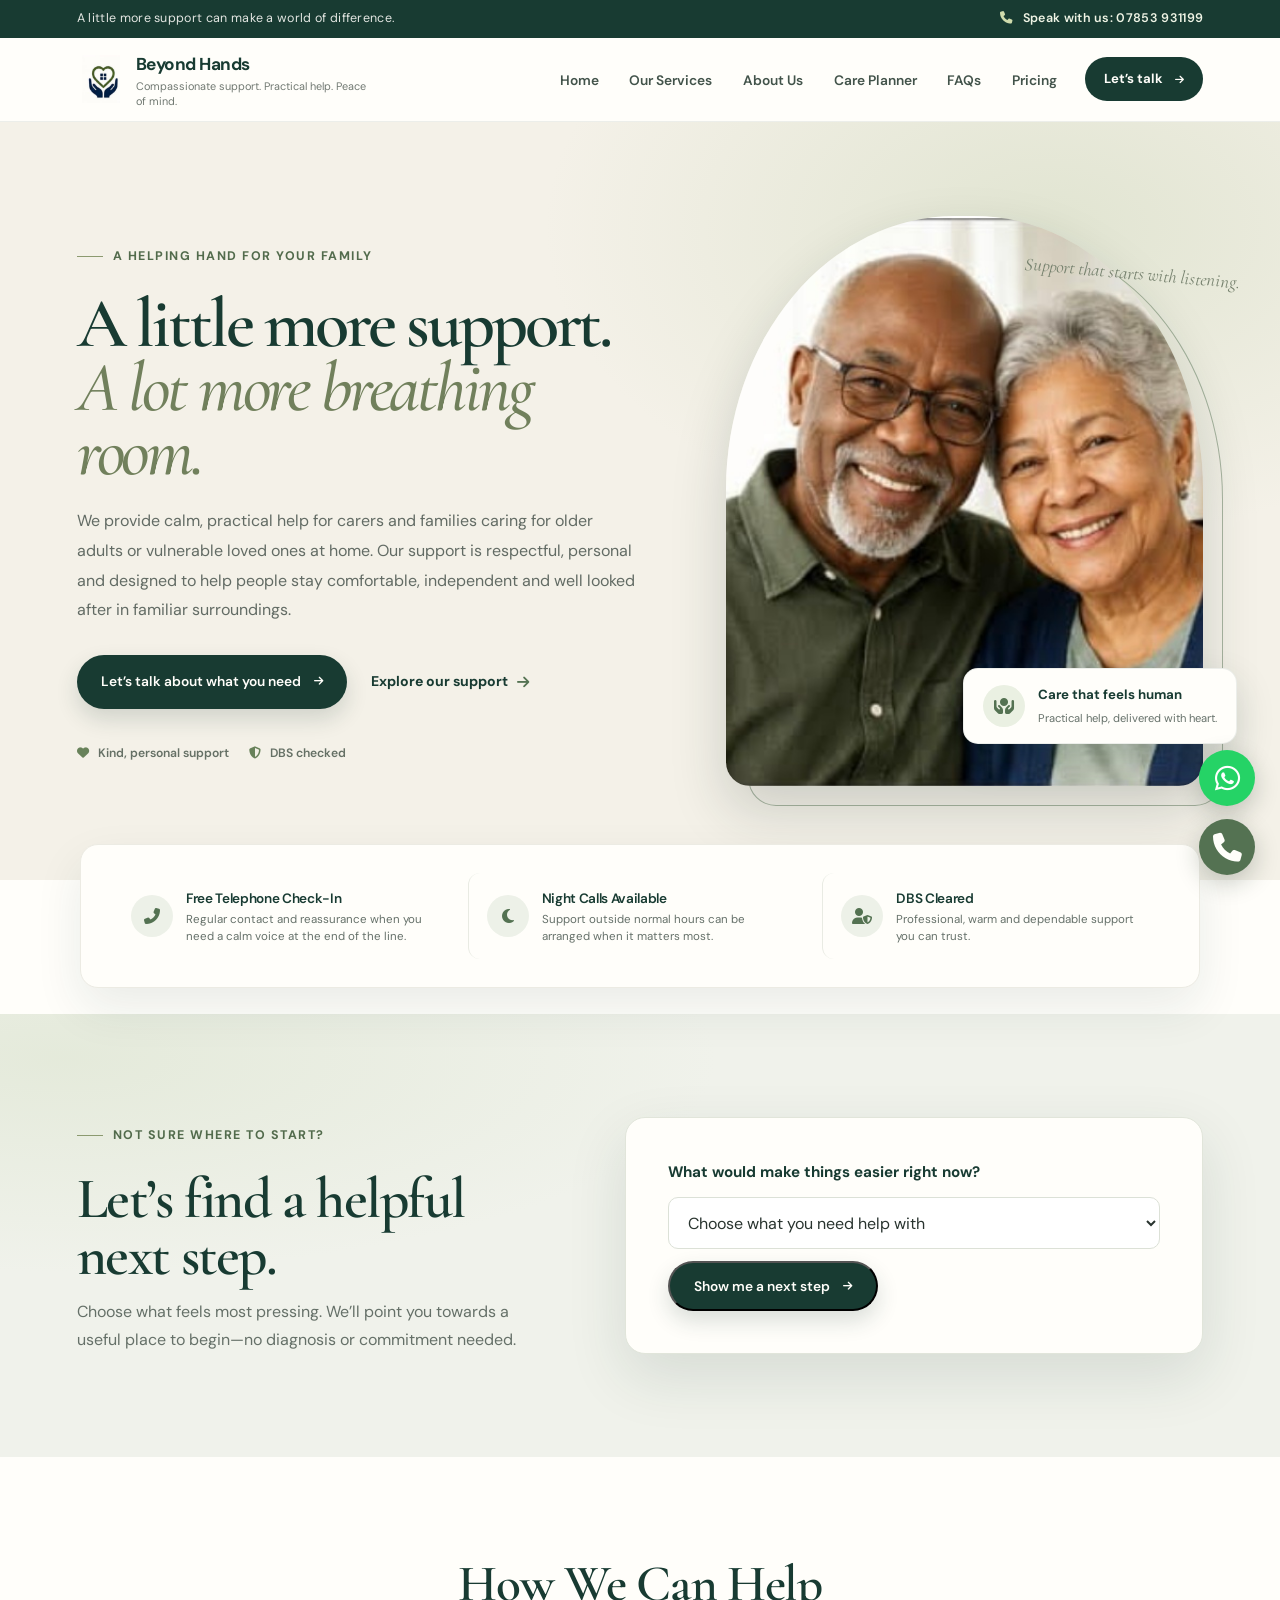
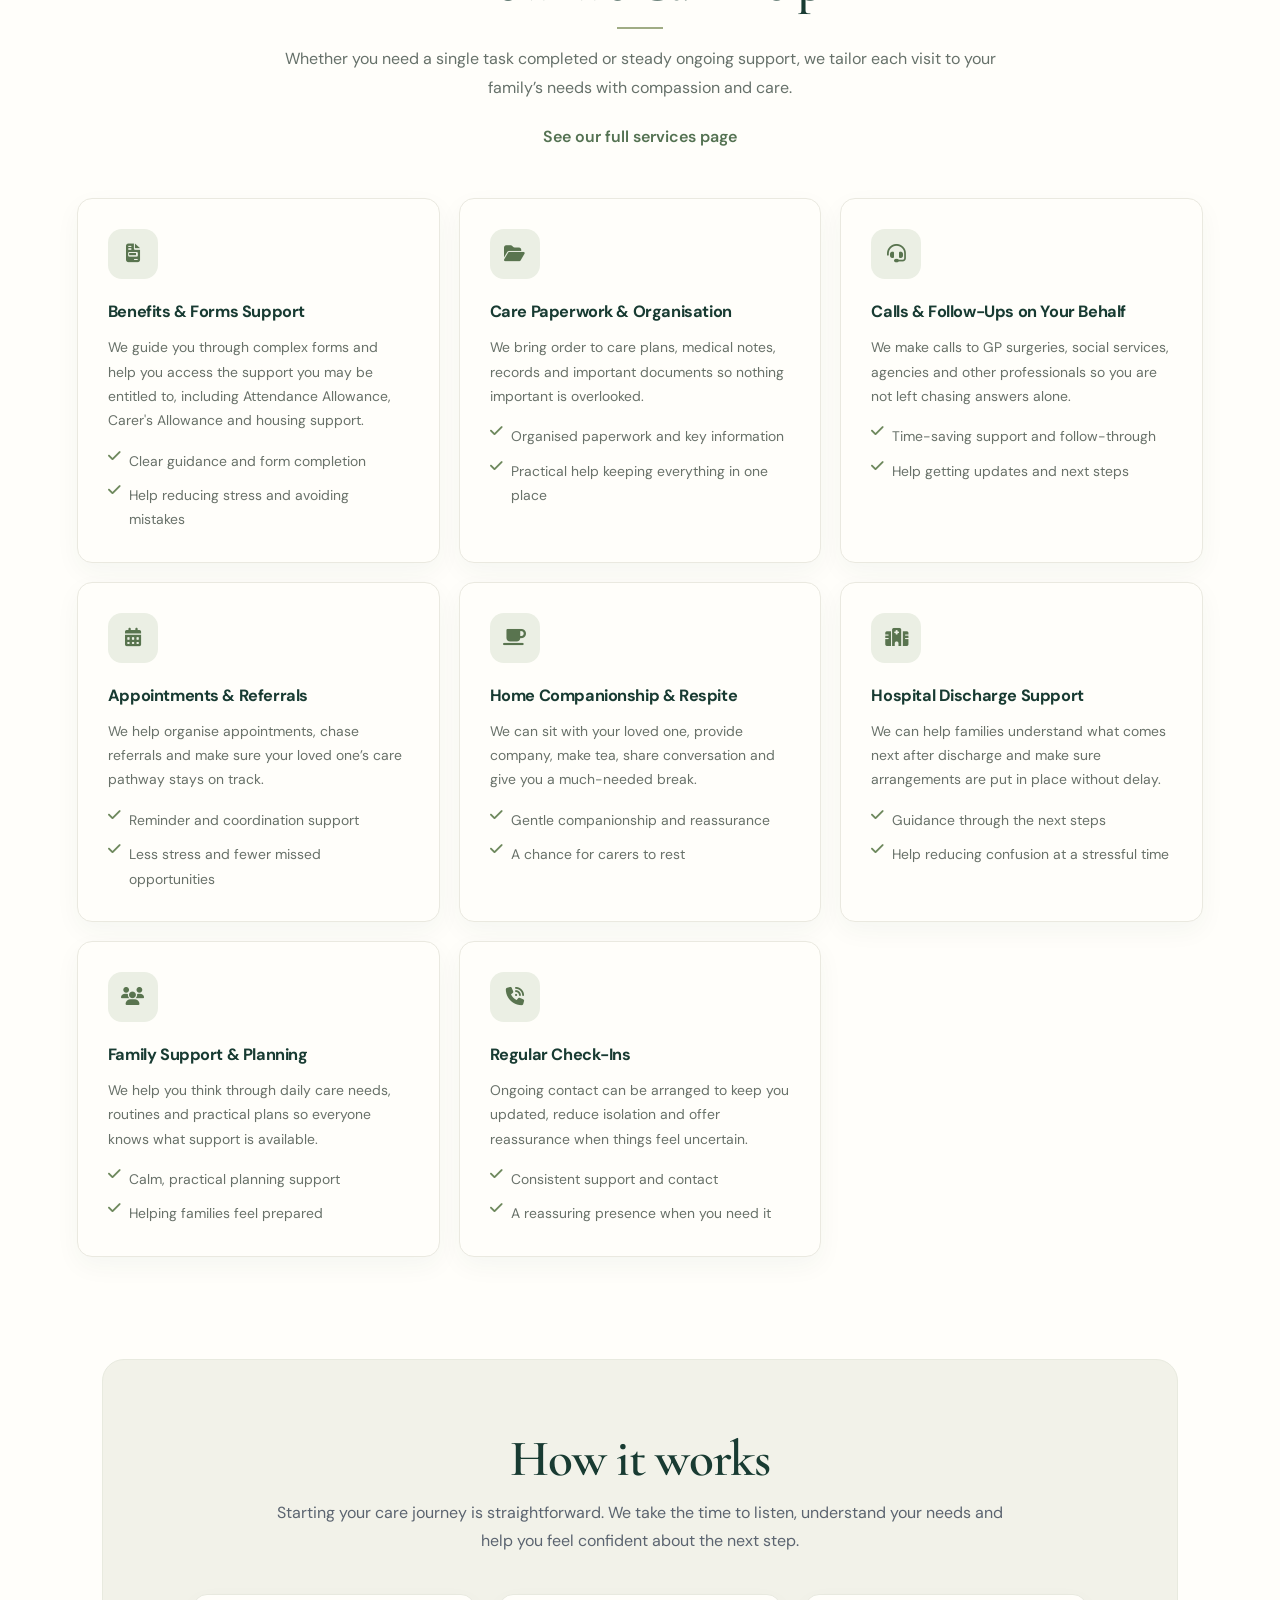
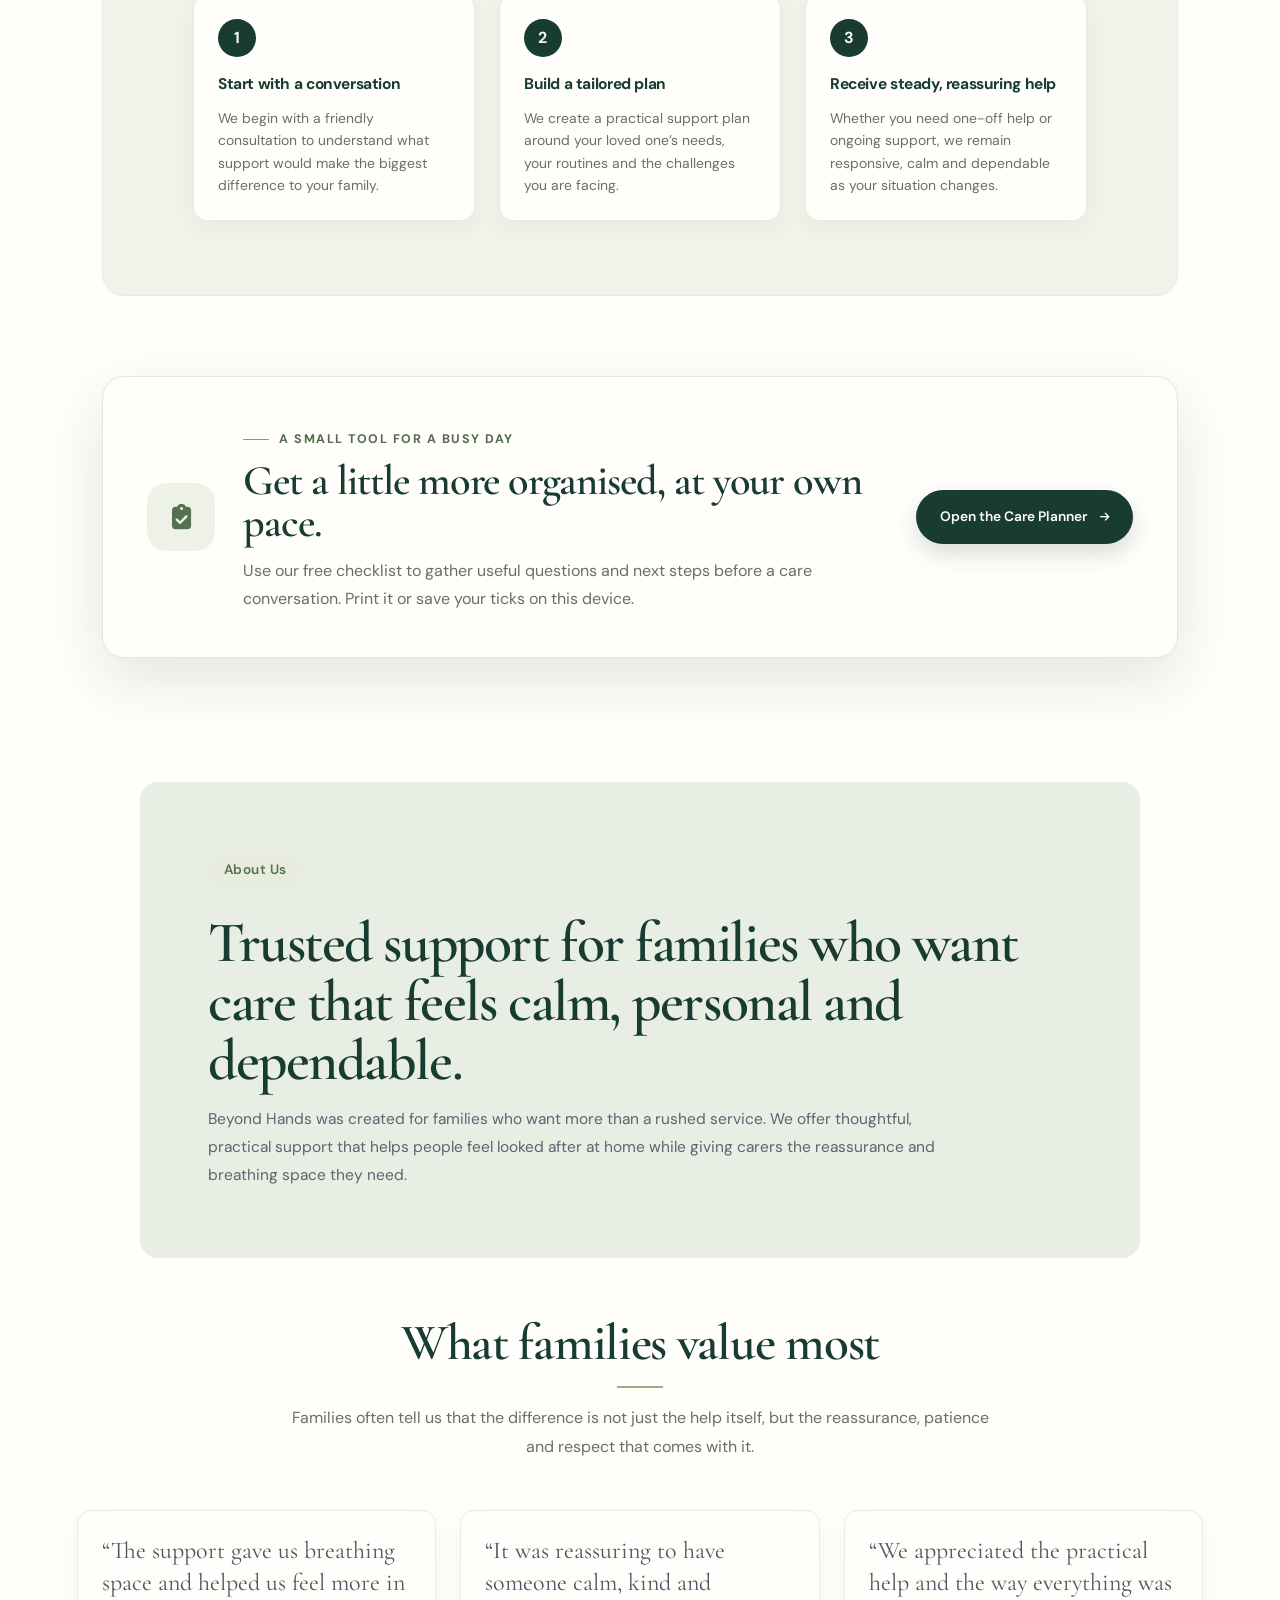
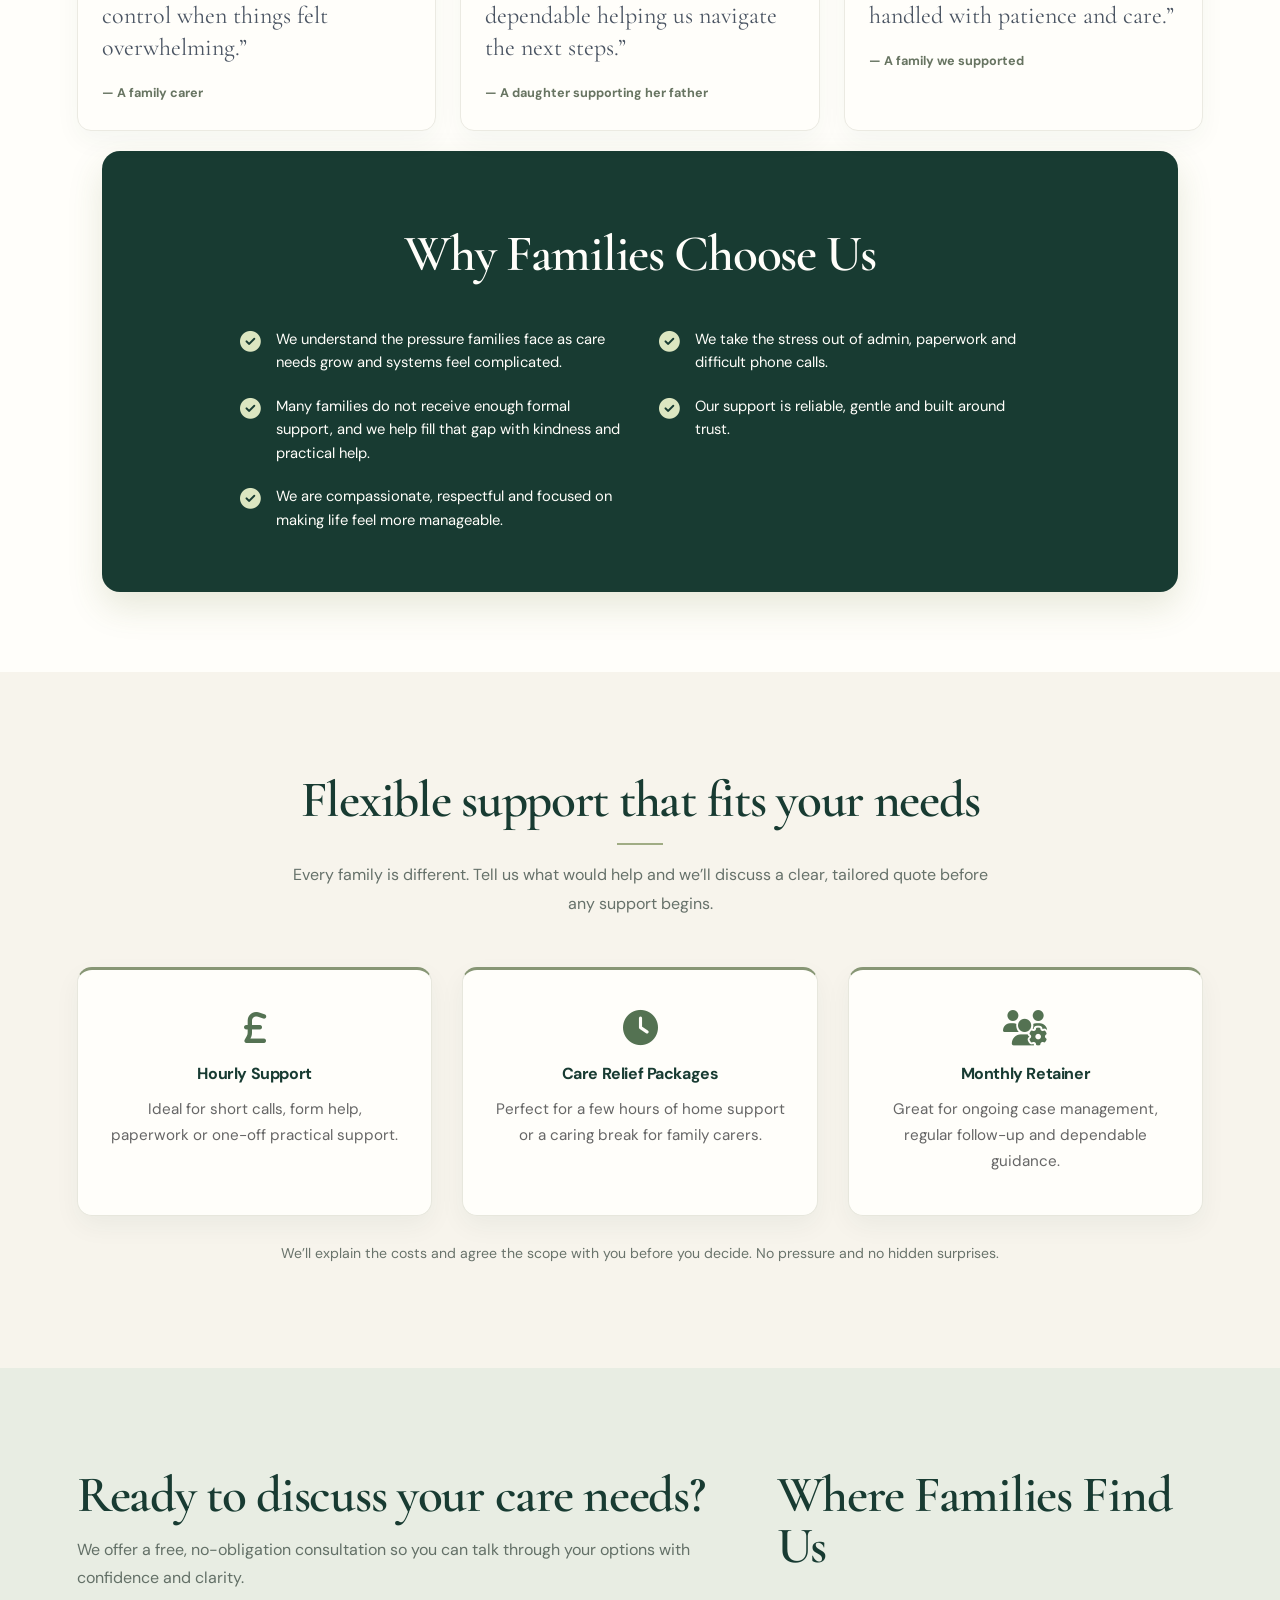
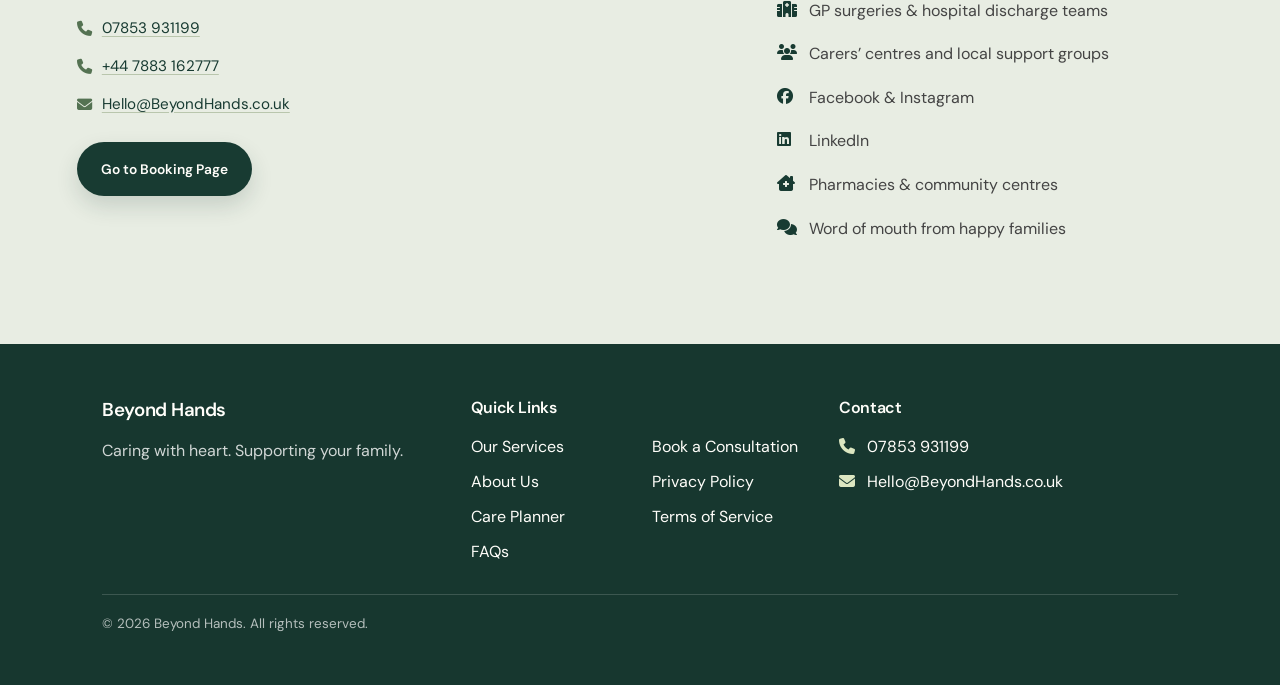
<file: index.html>
<!DOCTYPE html>
<html lang="en">
<head>
    <meta charset="UTF-8">
    <meta name="viewport" content="width=device-width, initial-scale=1.0">
    <title>Beyond Hands | Compassionate Care & Family Support</title>
    <meta name="description" content="Compassionate, practical support for families caring for loved ones at home. Explore Beyond Hands services or arrange a no-pressure consultation.">
    <link rel="icon" type="image/png" href="logo.png">
    <link rel="stylesheet" href="style.css">
    <link rel="preconnect" href="https://fonts.googleapis.com">
    <link href="https://fonts.googleapis.com/css2?family=Cormorant+Garamond:wght@500;600;700&family=DM+Sans:wght@400;500;600;700&display=swap" rel="stylesheet">
    <link rel="stylesheet" href="https://cdnjs.cloudflare.com/ajax/libs/font-awesome/6.5.1/css/all.min.css">
</head>
<body>

    <a class="skip-link" href="#main-content">Skip to content</a>
    <div class="topbar">
        <div class="topbar-inner">
            <span>A little more support can make a world of difference.</span>
            <a href="tel:+447853931199"><i class="fas fa-phone"></i> Speak with us: 07853 931199</a>
        </div>
    </div>
    <div class="sidebar-overlay"></div>
    <aside class="sidebar-drawer" id="mobile-navigation" aria-label="Mobile navigation" aria-hidden="true" inert>
        <div class="sidebar-header">
            <div class="sidebar-logo">
                <img src="logo.png" alt="Beyond Hands Logo">
                <h3>Beyond Hands</h3>
            </div>
            <button class="close-sidebar-btn" type="button" aria-label="Close navigation">
                <i class="fas fa-times"></i>
            </button>
        </div>
        <ul class="sidebar-links">
            <li><a href="#home"><i class="fas fa-home"></i> Home</a></li>
            <li><a href="services.html"><i class="fas fa-hand-holding-heart"></i> Our Services</a></li>
            <li><a href="about.html"><i class="fas fa-info-circle"></i> About Us</a></li>
            <li><a href="resources.html"><i class="fas fa-clipboard-list"></i> Care Planner</a></li>
            <li><a href="faq.html"><i class="fas fa-circle-question"></i> FAQs</a></li>
            <li><a href="#why-choose-us"><i class="fas fa-check-circle"></i> Why Choose Us</a></li>
            <li><a href="#pricing"><i class="fas fa-tags"></i> Pricing</a></li>
            <li><a href="booking.html"><i class="fas fa-calendar-check"></i> Book Consultation</a></li>
        </ul>
        <div class="sidebar-footer">
            <p><i class="fas fa-phone"></i> <a href="tel:+447853931199">07853 931199</a></p>
            <p>Caring with heart.</p>
        </div>
    </aside>

    <nav class="navbar">
        <a href="index.html" class="logo">
            <img src="logo.png" alt="Beyond Hands Logo">
            <div>
                <h2>Beyond Hands</h2>
                <p>Compassionate support. Practical help. Peace of mind.</p>
            </div>
        </a>
        <ul class="nav-links">
            <li><a href="#home">Home</a></li>
            <li><a href="services.html">Our Services</a></li>
            <li><a href="about.html">About Us</a></li>
            <li><a href="resources.html">Care Planner</a></li>
            <li><a href="faq.html">FAQs</a></li>
            <li><a href="#pricing">Pricing</a></li>
        </ul>
        <a class="nav-cta" href="booking.html">Let’s talk <i class="fas fa-arrow-right"></i></a>
        <button class="menu-btn" type="button" aria-label="Open navigation" aria-controls="mobile-navigation" aria-expanded="false">
            <i class="fas fa-bars"></i>
        </button>
    </nav>

    <main id="main-content">
    <section id="home" class="hero">
        <div class="hero-content">
            <span class="hero-kicker"><span></span> A helping hand for your family</span>
            <h1>A little more support.<br><em>A lot more breathing room.</em></h1>
            <p>We provide calm, practical help for carers and families caring for older adults or vulnerable loved ones at home. Our support is respectful, personal and designed to help people stay comfortable, independent and well looked after in familiar surroundings.</p>
            <div class="hero-buttons">
                <a href="booking.html" class="btn">Let’s talk about what you need <i class="fas fa-arrow-right"></i></a>
                <a href="services.html" class="hero-text-link">Explore our support <i class="fas fa-arrow-right"></i></a>
            </div>
            <div class="hero-highlights">
                <span><i class="fas fa-heart"></i> Kind, personal support</span>
                <span><i class="fas fa-shield-alt"></i> DBS checked</span>
            </div>
        </div>
        <div class="hero-image">
            <img src="hero-couple.png" alt="Elderly Couple Smiling - Beyond Hands Care">
            <div class="image-note">
                <span class="image-note-icon"><i class="fas fa-hands-holding-circle"></i></span>
                <span><strong>Care that feels human</strong><small>Practical help, delivered with heart.</small></span>
            </div>
            <span class="image-caption">Support that starts with listening.</span>
        </div>
    </section>

    <section class="features">
        <div class="feature-card">
            <i class="fas fa-phone-alt"></i>
            <h3>Free Telephone Check-In</h3>
            <p>Regular contact and reassurance when you need a calm voice at the end of the line.</p>
        </div>
        <div class="feature-card">
            <i class="fas fa-moon"></i>
            <h3>Night Calls Available</h3>
            <p>Support outside normal hours can be arranged when it matters most.</p>
        </div>
        <div class="feature-card">
            <i class="fas fa-user-shield"></i>
            <h3>DBS Cleared</h3>
            <p>Professional, warm and dependable support you can trust.</p>
        </div>
    </section>

    <section class="support-finder-section" aria-labelledby="support-finder-title">
        <div class="support-finder-copy">
            <span class="hero-kicker"><span></span> Not sure where to start?</span>
            <h2 id="support-finder-title">Let’s find a helpful next step.</h2>
            <p>Choose what feels most pressing. We’ll point you towards a useful place to begin—no diagnosis or commitment needed.</p>
        </div>
        <form class="support-finder" id="support-finder">
            <label for="support-need">What would make things easier right now?</label>
            <div class="support-finder-controls">
                <select id="support-need" name="need" required>
                    <option value="">Choose what you need help with</option>
                    <option value="Benefits, grants and form help">Forms, benefits or paperwork</option>
                    <option value="Care planning and record keeping">Getting care information organised</option>
                    <option value="Calls, appointments and referrals">Appointments, calls or follow-ups</option>
                    <option value="Hospital discharge guidance">Planning after a hospital stay</option>
                    <option value="Home support and companionship">Company or a break at home</option>
                    <option value="Regular check-ins and reassurance">Ongoing reassurance or check-ins</option>
                    <option value="Not sure yet / something else">I’m not sure yet</option>
                </select>
                <button class="btn" type="submit">Show me a next step <i class="fas fa-arrow-right"></i></button>
            </div>
            <div class="support-finder-result" id="support-finder-result" role="status" aria-live="polite" hidden>
                <p id="support-finder-message"></p>
                <a id="support-finder-link" href="booking.html">Talk this through with us <i class="fas fa-arrow-right"></i></a>
            </div>
        </form>
    </section>

    <section id="services" class="services">
        <div class="section-heading">
            <h2 class="section-title">How We Can Help</h2>
            <p>Whether you need a single task completed or steady ongoing support, we tailor each visit to your family’s needs with compassion and care.</p>
            <a href="services.html" class="inline-btn">See our full services page</a>
        </div>
        <div class="service-grid">
            <div class="card">
                <i class="fas fa-file-invoice"></i>
                <h3>Benefits & Forms Support</h3>
                <p>We guide you through complex forms and help you access the support you may be entitled to, including Attendance Allowance, Carer's Allowance and housing support.</p>
                <ul>
                    <li><i class="fas fa-check"></i> Clear guidance and form completion</li>
                    <li><i class="fas fa-check"></i> Help reducing stress and avoiding mistakes</li>
                </ul>
            </div>
            <div class="card">
                <i class="fas fa-folder-open"></i>
                <h3>Care Paperwork & Organisation</h3>
                <p>We bring order to care plans, medical notes, records and important documents so nothing important is overlooked.</p>
                <ul>
                    <li><i class="fas fa-check"></i> Organised paperwork and key information</li>
                    <li><i class="fas fa-check"></i> Practical help keeping everything in one place</li>
                </ul>
            </div>
            <div class="card">
                <i class="fas fa-headset"></i>
                <h3>Calls & Follow-Ups on Your Behalf</h3>
                <p>We make calls to GP surgeries, social services, agencies and other professionals so you are not left chasing answers alone.</p>
                <ul>
                    <li><i class="fas fa-check"></i> Time-saving support and follow-through</li>
                    <li><i class="fas fa-check"></i> Help getting updates and next steps</li>
                </ul>
            </div>
            <div class="card">
                <i class="fas fa-calendar-alt"></i>
                <h3>Appointments & Referrals</h3>
                <p>We help organise appointments, chase referrals and make sure your loved one’s care pathway stays on track.</p>
                <ul>
                    <li><i class="fas fa-check"></i> Reminder and coordination support</li>
                    <li><i class="fas fa-check"></i> Less stress and fewer missed opportunities</li>
                </ul>
            </div>
            <div class="card">
                <i class="fas fa-coffee"></i>
                <h3>Home Companionship & Respite</h3>
                <p>We can sit with your loved one, provide company, make tea, share conversation and give you a much-needed break.</p>
                <ul>
                    <li><i class="fas fa-check"></i> Gentle companionship and reassurance</li>
                    <li><i class="fas fa-check"></i> A chance for carers to rest</li>
                </ul>
            </div>
            <div class="card">
                <i class="fas fa-hospital"></i>
                <h3>Hospital Discharge Support</h3>
                <p>We can help families understand what comes next after discharge and make sure arrangements are put in place without delay.</p>
                <ul>
                    <li><i class="fas fa-check"></i> Guidance through the next steps</li>
                    <li><i class="fas fa-check"></i> Help reducing confusion at a stressful time</li>
                </ul>
            </div>
            <div class="card">
                <i class="fas fa-users"></i>
                <h3>Family Support & Planning</h3>
                <p>We help you think through daily care needs, routines and practical plans so everyone knows what support is available.</p>
                <ul>
                    <li><i class="fas fa-check"></i> Calm, practical planning support</li>
                    <li><i class="fas fa-check"></i> Helping families feel prepared</li>
                </ul>
            </div>
            <div class="card">
                <i class="fas fa-phone-volume"></i>
                <h3>Regular Check-Ins</h3>
                <p>Ongoing contact can be arranged to keep you updated, reduce isolation and offer reassurance when things feel uncertain.</p>
                <ul>
                    <li><i class="fas fa-check"></i> Consistent support and contact</li>
                    <li><i class="fas fa-check"></i> A reassuring presence when you need it</li>
                </ul>
            </div>
        </div>
    </section>

    <section class="support-section">
        <div class="support-intro">
            <h2>How it works</h2>
            <p>Starting your care journey is straightforward. We take the time to listen, understand your needs and help you feel confident about the next step.</p>
        </div>
        <div class="steps-grid">
            <div class="step-card">
                <span class="step-number">1</span>
                <h3>Start with a conversation</h3>
                <p>We begin with a friendly consultation to understand what support would make the biggest difference to your family.</p>
            </div>
            <div class="step-card">
                <span class="step-number">2</span>
                <h3>Build a tailored plan</h3>
                <p>We create a practical support plan around your loved one’s needs, your routines and the challenges you are facing.</p>
            </div>
            <div class="step-card">
                <span class="step-number">3</span>
                <h3>Receive steady, reassuring help</h3>
                <p>Whether you need one-off help or ongoing support, we remain responsive, calm and dependable as your situation changes.</p>
            </div>
        </div>
    </section>

    <section class="planner-promo" aria-labelledby="planner-promo-title">
        <div class="planner-promo-icon"><i class="fas fa-clipboard-check"></i></div>
        <div>
            <span class="hero-kicker"><span></span> A small tool for a busy day</span>
            <h2 id="planner-promo-title">Get a little more organised, at your own pace.</h2>
            <p>Use our free checklist to gather useful questions and next steps before a care conversation. Print it or save your ticks on this device.</p>
        </div>
        <a href="resources.html" class="btn">Open the Care Planner <i class="fas fa-arrow-right"></i></a>
    </section>

    <section class="about-intro">
        <div class="about-intro-content">
            <span class="badge">About Us</span>
            <h2>Trusted support for families who want care that feels calm, personal and dependable.</h2>
            <p>Beyond Hands was created for families who want more than a rushed service. We offer thoughtful, practical support that helps people feel looked after at home while giving carers the reassurance and breathing space they need.</p>
        </div>
    </section>

    <section class="testimonials-section">
        <div class="section-heading">
            <h2 class="section-title">What families value most</h2>
            <p>Families often tell us that the difference is not just the help itself, but the reassurance, patience and respect that comes with it.</p>
        </div>
        <div class="testimonial-grid">
            <div class="testimonial-card">
                <p>“The support gave us breathing space and helped us feel more in control when things felt overwhelming.”</p>
                <strong>— A family carer</strong>
            </div>
            <div class="testimonial-card">
                <p>“It was reassuring to have someone calm, kind and dependable helping us navigate the next steps.”</p>
                <strong>— A daughter supporting her father</strong>
            </div>
            <div class="testimonial-card">
                <p>“We appreciated the practical help and the way everything was handled with patience and care.”</p>
                <strong>— A family we supported</strong>
            </div>
        </div>
    </section>

    <section id="why-choose-us" class="about">
        <div class="about-content">
            <h2>Why Families Choose Us</h2>
            <ul class="why-list">
                <li><i class="fas fa-check-circle"></i> We understand the pressure families face as care needs grow and systems feel complicated.</li>
                <li><i class="fas fa-check-circle"></i> We take the stress out of admin, paperwork and difficult phone calls.</li>
                <li><i class="fas fa-check-circle"></i> Many families do not receive enough formal support, and we help fill that gap with kindness and practical help.</li>
                <li><i class="fas fa-check-circle"></i> Our support is reliable, gentle and built around trust.</li>
                <li><i class="fas fa-check-circle"></i> We are compassionate, respectful and focused on making life feel more manageable.</li>
            </ul>
        </div>
    </section>

    <section id="pricing" class="pricing">
        <div class="section-heading">
            <h2 class="section-title">Flexible support that fits your needs</h2>
            <p>Every family is different. Tell us what would help and we’ll discuss a clear, tailored quote before any support begins.</p>
        </div>
        <div class="pricing-grid">
            <div class="price-card">
                <i class="fas fa-sterling-sign"></i>
                <h3>Hourly Support</h3>
                <p>Ideal for short calls, form help, paperwork or one-off practical support.</p>
            </div>
            <div class="price-card">
                <i class="fas fa-clock"></i>
                <h3>Care Relief Packages</h3>
                <p>Perfect for a few hours of home support or a caring break for family carers.</p>
            </div>
            <div class="price-card">
                <i class="fas fa-users-cog"></i>
                <h3>Monthly Retainer</h3>
                <p>Great for ongoing case management, regular follow-up and dependable guidance.</p>
            </div>
        </div>
        <p class="pricing-note">We’ll explain the costs and agree the scope with you before you decide. No pressure and no hidden surprises.</p>
    </section>

    <section id="contact" class="contact-section">
        <div class="contact-container">
            <div class="contact-box">
                <h2>Ready to discuss your care needs?</h2>
                <p>We offer a free, no-obligation consultation so you can talk through your options with confidence and clarity.</p>
                
                <div class="contact-info">
                    <p><i class="fas fa-phone"></i> <a href="tel:+447853931199">07853 931199</a></p>
                    <p><i class="fas fa-phone"></i> <a href="tel:+447883162777">+44 7883 162777</a></p>
                    <p><i class="fas fa-envelope"></i> <a href="mailto:Hello@BeyondHands.co.uk">Hello@BeyondHands.co.uk</a></p>
                </div>

                <a href="booking.html" class="btn">Go to Booking Page</a>
            </div>

            <div class="find-us-box">
                <h2>Where Families Find Us</h2>
                <ul class="find-list">
                    <li><i class="fas fa-hospital"></i> GP surgeries & hospital discharge teams</li>
                    <li><i class="fas fa-users"></i> Carers’ centres and local support groups</li>
                    <li><i class="fab fa-facebook"></i> Facebook & Instagram</li>
                    <li><i class="fab fa-linkedin"></i> LinkedIn</li>
                    <li><i class="fas fa-clinic-medical"></i> Pharmacies & community centres</li>
                    <li><i class="fas fa-comments"></i> Word of mouth from happy families</li>
                </ul>
            </div>
        </div>
    </section>
    </main>

    <a href="https://wa.me/447853931199?text=Hello%20Beyond%20Hands%2C%20I%E2%80%99d%20like%20to%20ask%20about%20your%20support."
       class="whatsapp-btn" aria-label="Message Beyond Hands on WhatsApp" title="Message us on WhatsApp" target="_blank" rel="noopener noreferrer">
        <i class="fab fa-whatsapp" aria-hidden="true"></i>
    </a>
    <a href="tel:+447853931199" class="call-btn" aria-label="Call Beyond Hands" title="Call Beyond Hands">
        <i class="fas fa-phone"></i>
    </a>

    <footer>
        <div class="footer-content">
            <div>
                <h3>Beyond Hands</h3>
                <p>Caring with heart. Supporting your family.</p>
            </div>
            <div>
                <h4>Quick Links</h4>
                <ul class="footer-links-two-col">
                    <li><a href="services.html">Our Services</a></li>
                    <li><a href="about.html">About Us</a></li>
                    <li><a href="resources.html">Care Planner</a></li>
                    <li><a href="faq.html">FAQs</a></li>
                    <li><a href="booking.html">Book a Consultation</a></li>
                    <li><a href="privacy.html">Privacy Policy</a></li>
                    <li><a href="terms.html">Terms of Service</a></li>
                </ul>
            </div>
            <div>
                <h4>Contact</h4>
                <ul>
                    <li><i class="fas fa-phone"></i> <a href="tel:+447853931199">07853 931199</a></li>
                    <li><i class="fas fa-envelope"></i> <a href="mailto:Hello@BeyondHands.co.uk">Hello@BeyondHands.co.uk</a></li>
                </ul>
            </div>
        </div>
    </footer>

    <script src="script.js"></script>
</body>
</html>
</file>
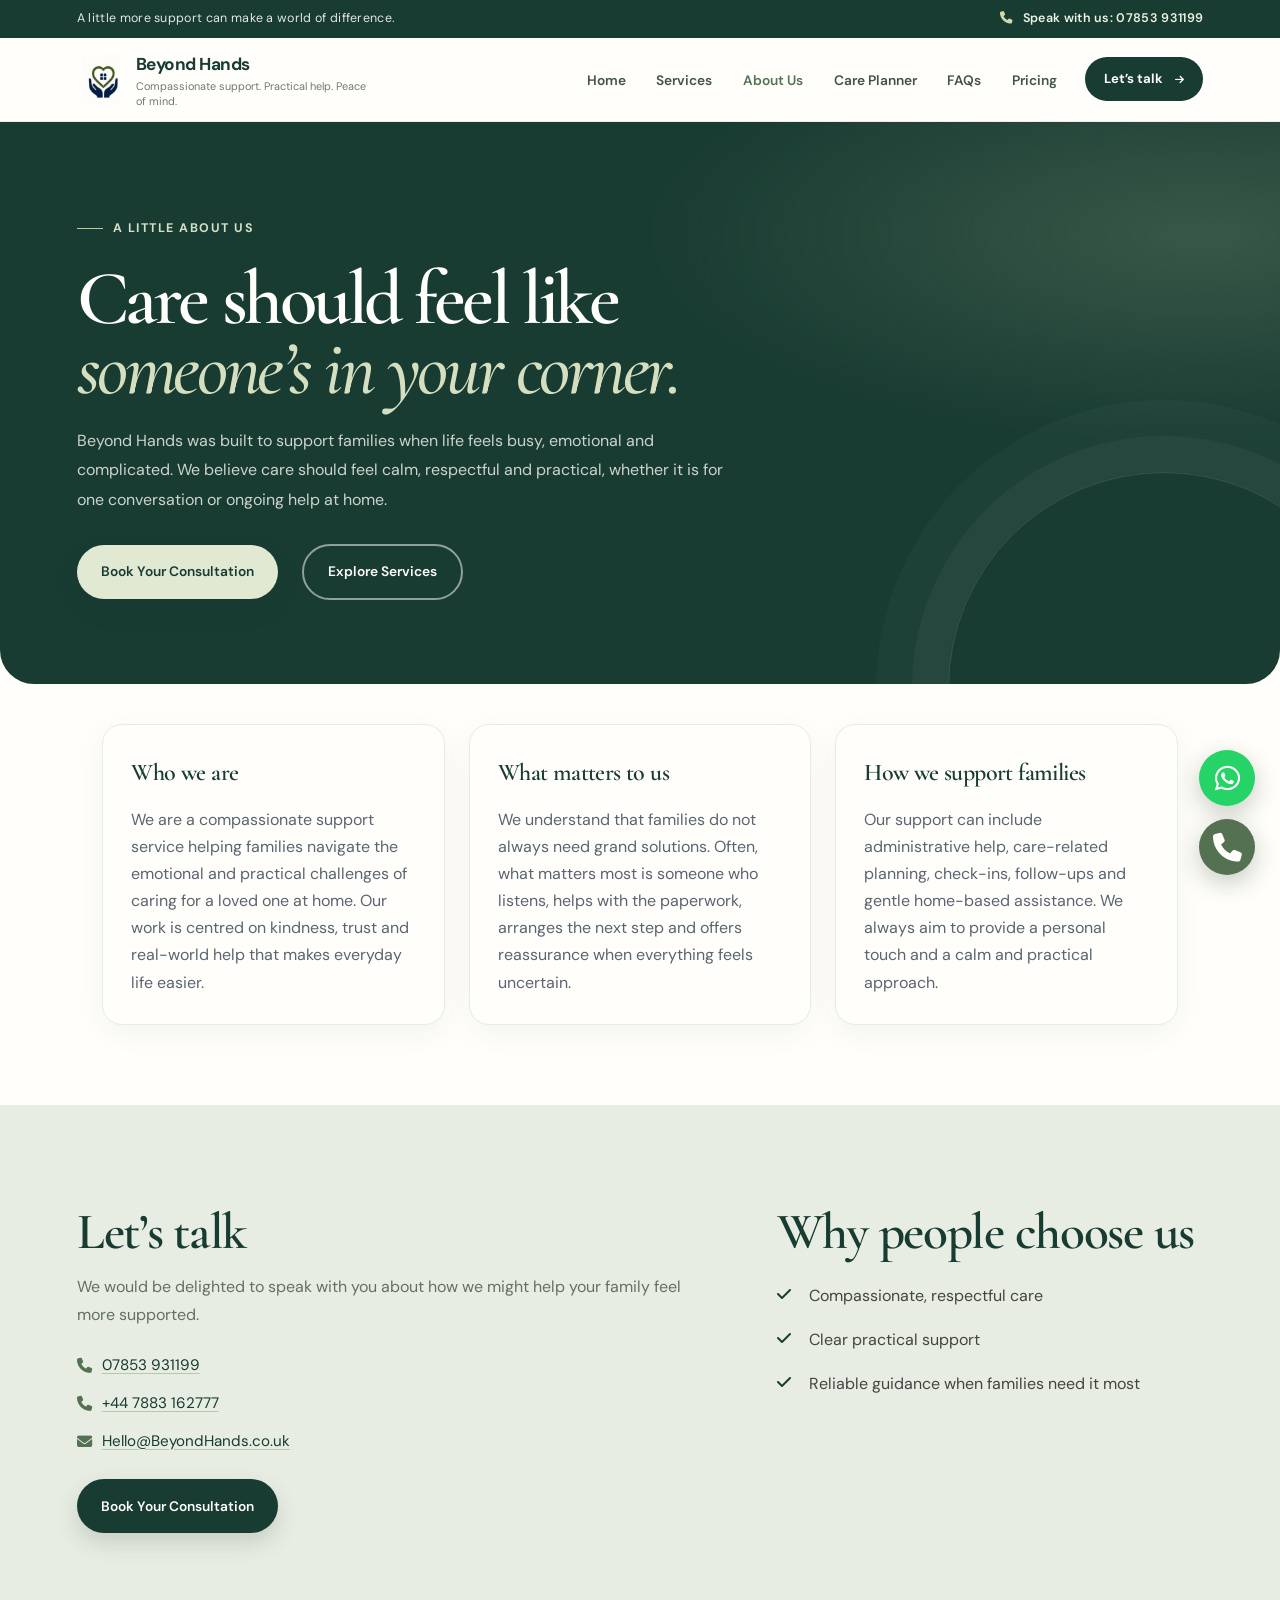
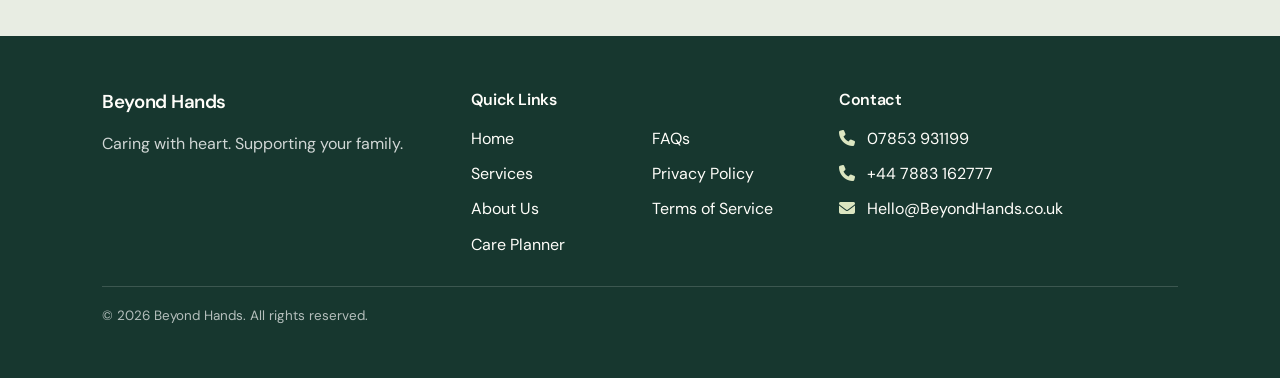
<file: about.html>
<!DOCTYPE html>
<html lang="en">
<head>
    <meta charset="UTF-8">
    <meta name="viewport" content="width=device-width, initial-scale=1.0">
    <title>About Us | Beyond Hands</title>
    <meta name="description" content="Learn about Beyond Hands and our calm, personal approach to practical support for families and carers.">
    <link rel="icon" type="image/png" href="logo.png">
    <link rel="stylesheet" href="style.css">
    <link rel="preconnect" href="https://fonts.googleapis.com">
    <link href="https://fonts.googleapis.com/css2?family=Cormorant+Garamond:wght@500;600;700&family=DM+Sans:wght@400;500;600;700&display=swap" rel="stylesheet">
    <link rel="stylesheet" href="https://cdnjs.cloudflare.com/ajax/libs/font-awesome/6.5.1/css/all.min.css">
</head>
<body>
    <a class="skip-link" href="#main-content">Skip to content</a>
    <div class="topbar">
        <div class="topbar-inner">
            <span>A little more support can make a world of difference.</span>
            <a href="tel:+447853931199"><i class="fas fa-phone"></i> Speak with us: 07853 931199</a>
        </div>
    </div>
    <div class="sidebar-overlay"></div>
    <aside class="sidebar-drawer" id="mobile-navigation" aria-label="Mobile navigation" aria-hidden="true" inert>
        <div class="sidebar-header">
            <div class="sidebar-logo">
                <img src="logo.png" alt="Beyond Hands Logo">
                <h3>Beyond Hands</h3>
            </div>
            <button class="close-sidebar-btn" type="button" aria-label="Close navigation"><i class="fas fa-times"></i></button>
        </div>
        <ul class="sidebar-links">
            <li><a href="index.html#home"><i class="fas fa-home"></i> Home</a></li>
            <li><a href="services.html"><i class="fas fa-hand-holding-heart"></i> Services</a></li>
            <li><a href="about.html"><i class="fas fa-info-circle"></i> About Us</a></li>
            <li><a href="resources.html"><i class="fas fa-clipboard-list"></i> Care Planner</a></li>
            <li><a href="faq.html"><i class="fas fa-circle-question"></i> FAQs</a></li>
            <li><a href="index.html#pricing"><i class="fas fa-tags"></i> Pricing</a></li>
            <li><a href="booking.html"><i class="fas fa-calendar-check"></i> Book Consultation</a></li>
        </ul>
        <div class="sidebar-footer">
            <p><i class="fas fa-phone"></i> <a href="tel:+447853931199">07853 931199</a></p>
            <p>Helping families with calm, compassionate support.</p>
        </div>
    </aside>

    <nav class="navbar">
        <a href="index.html" class="logo">
            <img src="logo.png" alt="Beyond Hands Logo">
            <div>
                <h2>Beyond Hands</h2>
                <p>Compassionate support. Practical help. Peace of mind.</p>
            </div>
        </a>
        <ul class="nav-links">
            <li><a href="index.html#home">Home</a></li>
            <li><a href="services.html">Services</a></li>
            <li><a href="about.html">About Us</a></li>
            <li><a href="resources.html">Care Planner</a></li>
            <li><a href="faq.html">FAQs</a></li>
            <li><a href="index.html#pricing">Pricing</a></li>
        </ul>
        <a class="nav-cta" href="booking.html">Let’s talk <i class="fas fa-arrow-right"></i></a>
        <button class="menu-btn" type="button" aria-label="Open navigation" aria-controls="mobile-navigation" aria-expanded="false"><i class="fas fa-bars"></i></button>
    </nav>

    <main id="main-content">
    <section class="page-hero">
        <div class="hero-content">
            <span class="hero-kicker"><span></span> A little about us</span>
            <h1>Care should feel like<br><em>someone’s in your corner.</em></h1>
            <p>Beyond Hands was built to support families when life feels busy, emotional and complicated. We believe care should feel calm, respectful and practical, whether it is for one conversation or ongoing help at home.</p>
            <div class="hero-buttons">
                <a href="booking.html" class="btn">Book Your Consultation</a>
                <a href="services.html" class="btn-outline">Explore Services</a>
            </div>
        </div>
    </section>

    <section class="content-page-section">
        <div class="content-card">
            <h2>Who we are</h2>
            <p>We are a compassionate support service helping families navigate the emotional and practical challenges of caring for a loved one at home. Our work is centred on kindness, trust and real-world help that makes everyday life easier.</p>
        </div>
        <div class="content-card">
            <h2>What matters to us</h2>
            <p>We understand that families do not always need grand solutions. Often, what matters most is someone who listens, helps with the paperwork, arranges the next step and offers reassurance when everything feels uncertain.</p>
        </div>
        <div class="content-card">
            <h2>How we support families</h2>
            <p>Our support can include administrative help, care-related planning, check-ins, follow-ups and gentle home-based assistance. We always aim to provide a personal touch and a calm and practical approach.</p>
        </div>
    </section>

    <section class="contact-section">
        <div class="contact-container">
            <div class="contact-box">
                <h2>Let’s talk</h2>
                <p>We would be delighted to speak with you about how we might help your family feel more supported.</p>
                <div class="contact-info">
                    <p><i class="fas fa-phone"></i> <a href="tel:+447853931199">07853 931199</a></p>
                    <p><i class="fas fa-phone"></i> <a href="tel:+447883162777">+44 7883 162777</a></p>
                    <p><i class="fas fa-envelope"></i> <a href="mailto:Hello@BeyondHands.co.uk">Hello@BeyondHands.co.uk</a></p>
                </div>
                <a href="booking.html" class="btn">Book Your Consultation</a>
            </div>
            <div class="find-us-box">
                <h2>Why people choose us</h2>
                <ul class="find-list">
                    <li><i class="fas fa-check"></i> Compassionate, respectful care</li>
                    <li><i class="fas fa-check"></i> Clear practical support</li>
                    <li><i class="fas fa-check"></i> Reliable guidance when families need it most</li>
                </ul>
            </div>
        </div>
    </section>
    </main>

    <a href="https://wa.me/447853931199?text=Hello%20Beyond%20Hands%2C%20I%E2%80%99d%20like%20to%20ask%20about%20your%20support."
       class="whatsapp-btn" aria-label="Message Beyond Hands on WhatsApp" title="Message us on WhatsApp" target="_blank" rel="noopener noreferrer">
        <i class="fab fa-whatsapp" aria-hidden="true"></i>
    </a>
    <a href="tel:+447853931199" class="call-btn" aria-label="Call Beyond Hands" title="Call Beyond Hands">
        <i class="fas fa-phone"></i>
    </a>

    <footer>
        <div class="footer-content">
            <div>
                <h3>Beyond Hands</h3>
                <p>Caring with heart. Supporting your family.</p>
            </div>
            <div>
                <h4>Quick Links</h4>
                <ul class="footer-links-two-col">
                    <li><a href="index.html">Home</a></li>
                    <li><a href="services.html">Services</a></li>
                    <li><a href="about.html">About Us</a></li>
                    <li><a href="resources.html">Care Planner</a></li>
                    <li><a href="faq.html">FAQs</a></li>
                    <li><a href="privacy.html">Privacy Policy</a></li>
                    <li><a href="terms.html">Terms of Service</a></li>
                </ul>
            </div>
            <div>
                <h4>Contact</h4>
                <ul>
                    <li><i class="fas fa-phone"></i> <a href="tel:+447853931199">07853 931199</a></li>
                    <li><i class="fas fa-phone"></i> <a href="tel:+447883162777">+44 7883 162777</a></li>
                    <li><i class="fas fa-envelope"></i> <a href="mailto:Hello@BeyondHands.co.uk">Hello@BeyondHands.co.uk</a></li>
                </ul>
            </div>
        </div>
    </footer>

    <script src="script.js"></script>
</body>
</html>
</file>
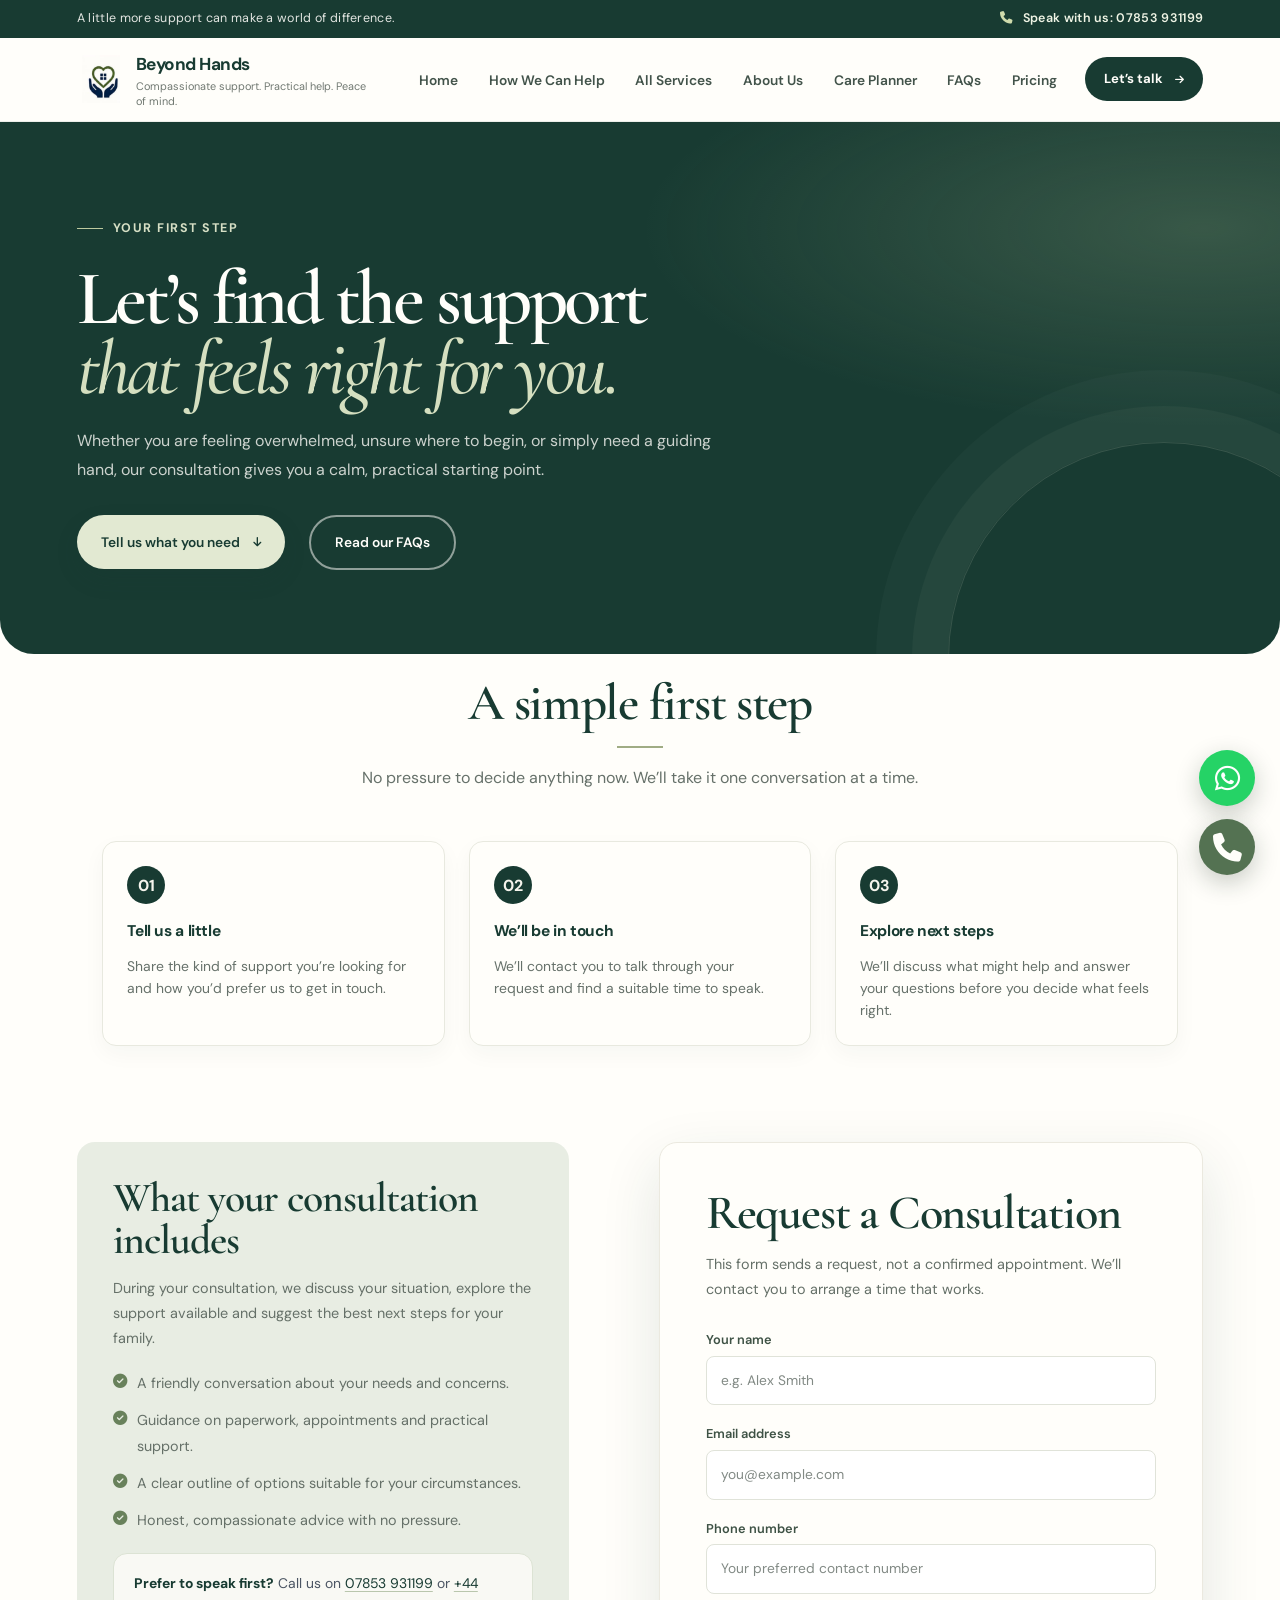
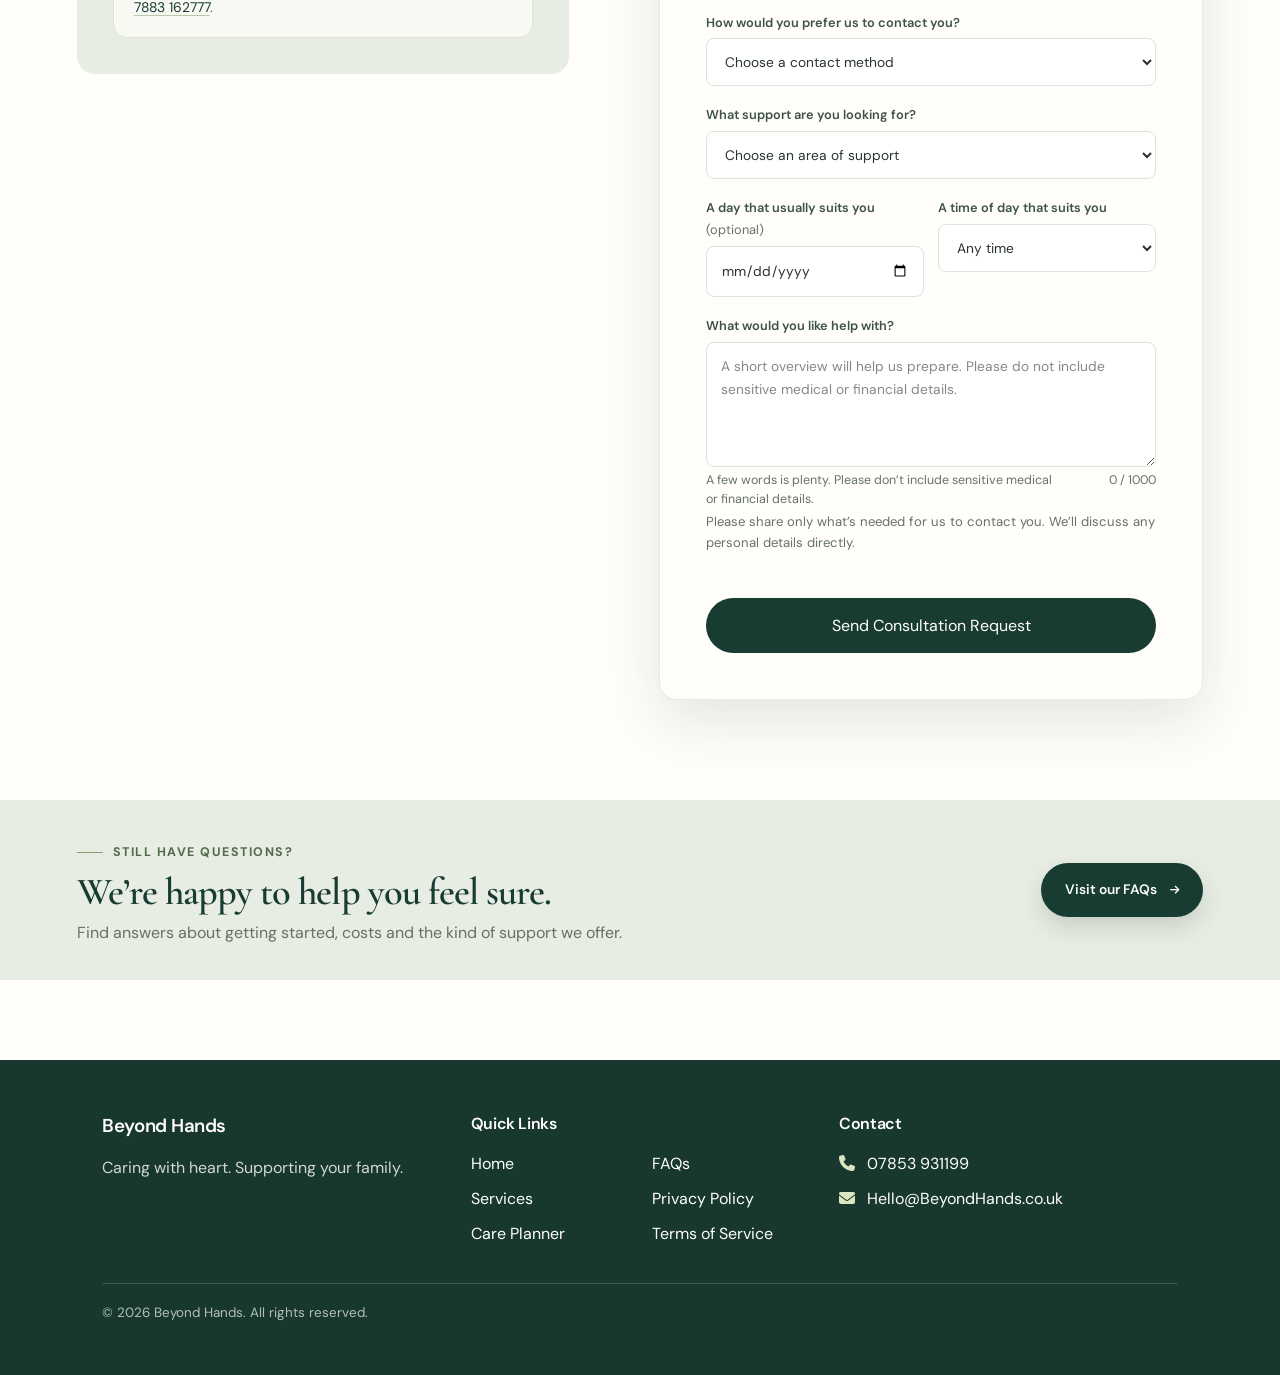
<file: booking.html>
<!DOCTYPE html>
<html lang="en">
<head>
    <meta charset="UTF-8">
    <meta name="viewport" content="width=device-width, initial-scale=1.0">
    <title>Book a Consultation | Beyond Hands</title>
    <meta name="description" content="Request a no-pressure consultation with Beyond Hands to talk through practical support for your family.">
    <link rel="icon" type="image/png" href="logo.png">
    <link rel="stylesheet" href="style.css">
    <link rel="preconnect" href="https://fonts.googleapis.com">
    <link href="https://fonts.googleapis.com/css2?family=Cormorant+Garamond:wght@500;600;700&family=DM+Sans:wght@400;500;600;700&display=swap" rel="stylesheet">
    <link rel="stylesheet" href="https://cdnjs.cloudflare.com/ajax/libs/font-awesome/6.5.1/css/all.min.css">
</head>
<body>
    <a class="skip-link" href="#main-content">Skip to content</a>
    <div class="topbar">
        <div class="topbar-inner">
            <span>A little more support can make a world of difference.</span>
            <a href="tel:+447853931199"><i class="fas fa-phone"></i> Speak with us: 07853 931199</a>
        </div>
    </div>
    <div class="sidebar-overlay"></div>
    <aside class="sidebar-drawer" id="mobile-navigation" aria-label="Mobile navigation" aria-hidden="true" inert>
        <div class="sidebar-header">
            <div class="sidebar-logo">
                <img src="logo.png" alt="Beyond Hands Logo">
                <h3>Beyond Hands</h3>
            </div>
            <button class="close-sidebar-btn" type="button" aria-label="Close navigation">
                <i class="fas fa-times"></i>
            </button>
        </div>
        <ul class="sidebar-links">
            <li><a href="index.html#home"><i class="fas fa-home"></i> Home</a></li>
            <li><a href="index.html#services"><i class="fas fa-hand-holding-heart"></i> How We Can Help</a></li>
            <li><a href="services.html"><i class="fas fa-list"></i> All Services</a></li>
            <li><a href="about.html"><i class="fas fa-info-circle"></i> About Us</a></li>
            <li><a href="resources.html"><i class="fas fa-clipboard-list"></i> Care Planner</a></li>
            <li><a href="faq.html"><i class="fas fa-circle-question"></i> FAQs</a></li>
            <li><a href="index.html#pricing"><i class="fas fa-tags"></i> Pricing</a></li>
            <li><a href="booking.html"><i class="fas fa-calendar-check"></i> Book Consultation</a></li>
        </ul>
        <div class="sidebar-footer">
            <p><i class="fas fa-phone"></i> <a href="tel:+447853931199">07853 931199</a></p>
            <p>Compassionate support made simple.</p>
        </div>
    </aside>

    <nav class="navbar">
        <a href="index.html" class="logo">
            <img src="logo.png" alt="Beyond Hands Logo">
            <div>
                <h2>Beyond Hands</h2>
                <p>Compassionate support. Practical help. Peace of mind.</p>
            </div>
        </a>
        <ul class="nav-links">
            <li><a href="index.html#home">Home</a></li>
            <li><a href="index.html#services">How We Can Help</a></li>
            <li><a href="services.html">All Services</a></li>
            <li><a href="about.html">About Us</a></li>
            <li><a href="resources.html">Care Planner</a></li>
            <li><a href="faq.html">FAQs</a></li>
            <li><a href="index.html#pricing">Pricing</a></li>
        </ul>
        <a class="nav-cta" href="booking.html">Let’s talk <i class="fas fa-arrow-right"></i></a>
        <button class="menu-btn" type="button" aria-label="Open navigation" aria-controls="mobile-navigation" aria-expanded="false">
            <i class="fas fa-bars"></i>
        </button>
    </nav>

    <main id="main-content">
    <section class="page-hero">
        <div class="hero-content">
            <span class="hero-kicker"><span></span> Your first step</span>
            <h1>Let’s find the support<br><em>that feels right for you.</em></h1>
            <p>Whether you are feeling overwhelmed, unsure where to begin, or simply need a guiding hand, our consultation gives you a calm, practical starting point.</p>
            <div class="hero-buttons">
                <a href="#booking-form" class="btn">Tell us what you need <i class="fas fa-arrow-down"></i></a>
                <a href="faq.html" class="btn-outline">Read our FAQs</a>
            </div>
        </div>
    </section>

    <section class="booking-steps" aria-labelledby="booking-steps-title">
        <div class="section-heading">
            <h2 class="section-title" id="booking-steps-title">A simple first step</h2>
            <p>No pressure to decide anything now. We’ll take it one conversation at a time.</p>
        </div>
        <div class="steps-grid">
            <article class="step-card">
                <span class="step-number">01</span>
                <h3>Tell us a little</h3>
                <p>Share the kind of support you’re looking for and how you’d prefer us to get in touch.</p>
            </article>
            <article class="step-card">
                <span class="step-number">02</span>
                <h3>We’ll be in touch</h3>
                <p>We’ll contact you to talk through your request and find a suitable time to speak.</p>
            </article>
            <article class="step-card">
                <span class="step-number">03</span>
                <h3>Explore next steps</h3>
                <p>We’ll discuss what might help and answer your questions before you decide what feels right.</p>
            </article>
        </div>
    </section>

    <section class="booking-layout">
        <div class="consultation-summary">
            <h2>What your consultation includes</h2>
            <p>During your consultation, we discuss your situation, explore the support available and suggest the best next steps for your family.</p>
            <ul class="summary-list">
                <li><i class="fas fa-check-circle"></i> A friendly conversation about your needs and concerns.</li>
                <li><i class="fas fa-check-circle"></i> Guidance on paperwork, appointments and practical support.</li>
                <li><i class="fas fa-check-circle"></i> A clear outline of options suitable for your circumstances.</li>
                <li><i class="fas fa-check-circle"></i> Honest, compassionate advice with no pressure.</li>
            </ul>
            <div class="consultation-card">
                <strong>Prefer to speak first?</strong> Call us on <a href="tel:+447853931199">07853 931199</a> or <a href="tel:+447883162777">+44 7883 162777</a>.
            </div>
        </div>

        <div class="contact-box">
            <h2 id="booking-form-title">Request a Consultation</h2>
            <p>This form sends a request, not a confirmed appointment. We’ll contact you to arrange a time that works.</p>
            <form class="contact-form" id="booking-form" action="https://formspree.io/f/xbdevade" method="POST">
                <input type="hidden" name="_subject" value="New consultation request - Beyond Hands">
                <label for="booking-name">Your name</label>
                <input id="booking-name" type="text" name="name" autocomplete="name" placeholder="e.g. Alex Smith" required>
                <label for="booking-email">Email address</label>
                <input id="booking-email" type="email" name="_replyto" autocomplete="email" placeholder="you@example.com" required>
                <label for="booking-phone">Phone number</label>
                <input id="booking-phone" type="tel" name="phone" autocomplete="tel" placeholder="Your preferred contact number" required>
                <label for="booking-contact-method">How would you prefer us to contact you?</label>
                <select id="booking-contact-method" name="preferred_contact" required>
                    <option value="">Choose a contact method</option>
                    <option>Email</option>
                    <option>Phone call</option>
                </select>
                <label for="booking-service">What support are you looking for?</label>
                <select id="booking-service" name="service" required>
                    <option value="">Choose an area of support</option>
                    <option>Benefits, grants and form help</option>
                    <option>Care planning and record keeping</option>
                    <option>Calls, appointments and referrals</option>
                    <option>Hospital discharge guidance</option>
                    <option>Home support and companionship</option>
                    <option>Regular check-ins and reassurance</option>
                    <option>Family support and practical planning</option>
                    <option>Not sure yet / something else</option>
                </select>
                <div class="booking-preferences">
                    <div>
                        <label for="booking-date">A day that usually suits you <span>(optional)</span></label>
                        <input id="booking-date" type="date" name="preferred_day">
                    </div>
                    <div>
                        <label for="booking-time">A time of day that suits you</label>
                        <select id="booking-time" name="preferred_time">
                            <option>Any time</option>
                            <option>Morning</option>
                            <option>Afternoon</option>
                        </select>
                    </div>
                </div>
                <label for="booking-message">What would you like help with?</label>
                <textarea id="booking-message" name="message" maxlength="1000" aria-describedby="booking-message-help booking-message-count" placeholder="A short overview will help us prepare. Please do not include sensitive medical or financial details." required></textarea>
                <div class="booking-message-meta">
                    <p id="booking-message-help">A few words is plenty. Please don’t include sensitive medical or financial details.</p>
                    <p id="booking-message-count" aria-live="polite">0 / 1000</p>
                </div>
                <p class="form-privacy-note">Please share only what’s needed for us to contact you. We’ll discuss any personal details directly.</p>
                <p class="form-status" role="status" aria-live="polite"></p>
                <button type="submit">Send Consultation Request</button>
            </form>
        </div>
    </section>

    <section class="booking-faq-prompt">
        <div>
            <span class="hero-kicker"><span></span> Still have questions?</span>
            <h2>We’re happy to help you feel sure.</h2>
            <p>Find answers about getting started, costs and the kind of support we offer.</p>
        </div>
        <a href="faq.html" class="btn">Visit our FAQs <i class="fas fa-arrow-right"></i></a>
    </section>
    </main>

    <a href="https://wa.me/447853931199?text=Hello%20Beyond%20Hands%2C%20I%E2%80%99d%20like%20to%20ask%20about%20your%20support."
       class="whatsapp-btn" aria-label="Message Beyond Hands on WhatsApp" title="Message us on WhatsApp" target="_blank" rel="noopener noreferrer">
        <i class="fab fa-whatsapp" aria-hidden="true"></i>
    </a>
    <a href="tel:+447853931199" class="call-btn" aria-label="Call Beyond Hands" title="Call Beyond Hands">
        <i class="fas fa-phone"></i>
    </a>

    <footer>
        <div class="footer-content">
            <div>
                <h3>Beyond Hands</h3>
                <p>Caring with heart. Supporting your family.</p>
            </div>
            <div>
                <h4>Quick Links</h4>
                <ul class="footer-links-two-col">
                    <li><a href="index.html">Home</a></li>
                    <li><a href="services.html">Services</a></li>
                    <li><a href="resources.html">Care Planner</a></li>
                    <li><a href="faq.html">FAQs</a></li>
                    <li><a href="privacy.html">Privacy Policy</a></li>
                    <li><a href="terms.html">Terms of Service</a></li>
                </ul>
            </div>
            <div>
                <h4>Contact</h4>
                <ul>
                    <li><i class="fas fa-phone"></i> <a href="tel:+447853931199">07853 931199</a></li>
                    <li><i class="fas fa-envelope"></i> <a href="mailto:Hello@BeyondHands.co.uk">Hello@BeyondHands.co.uk</a></li>
                </ul>
            </div>
        </div>
    </footer>

    <script src="script.js"></script>
</body>
</html>
</file>
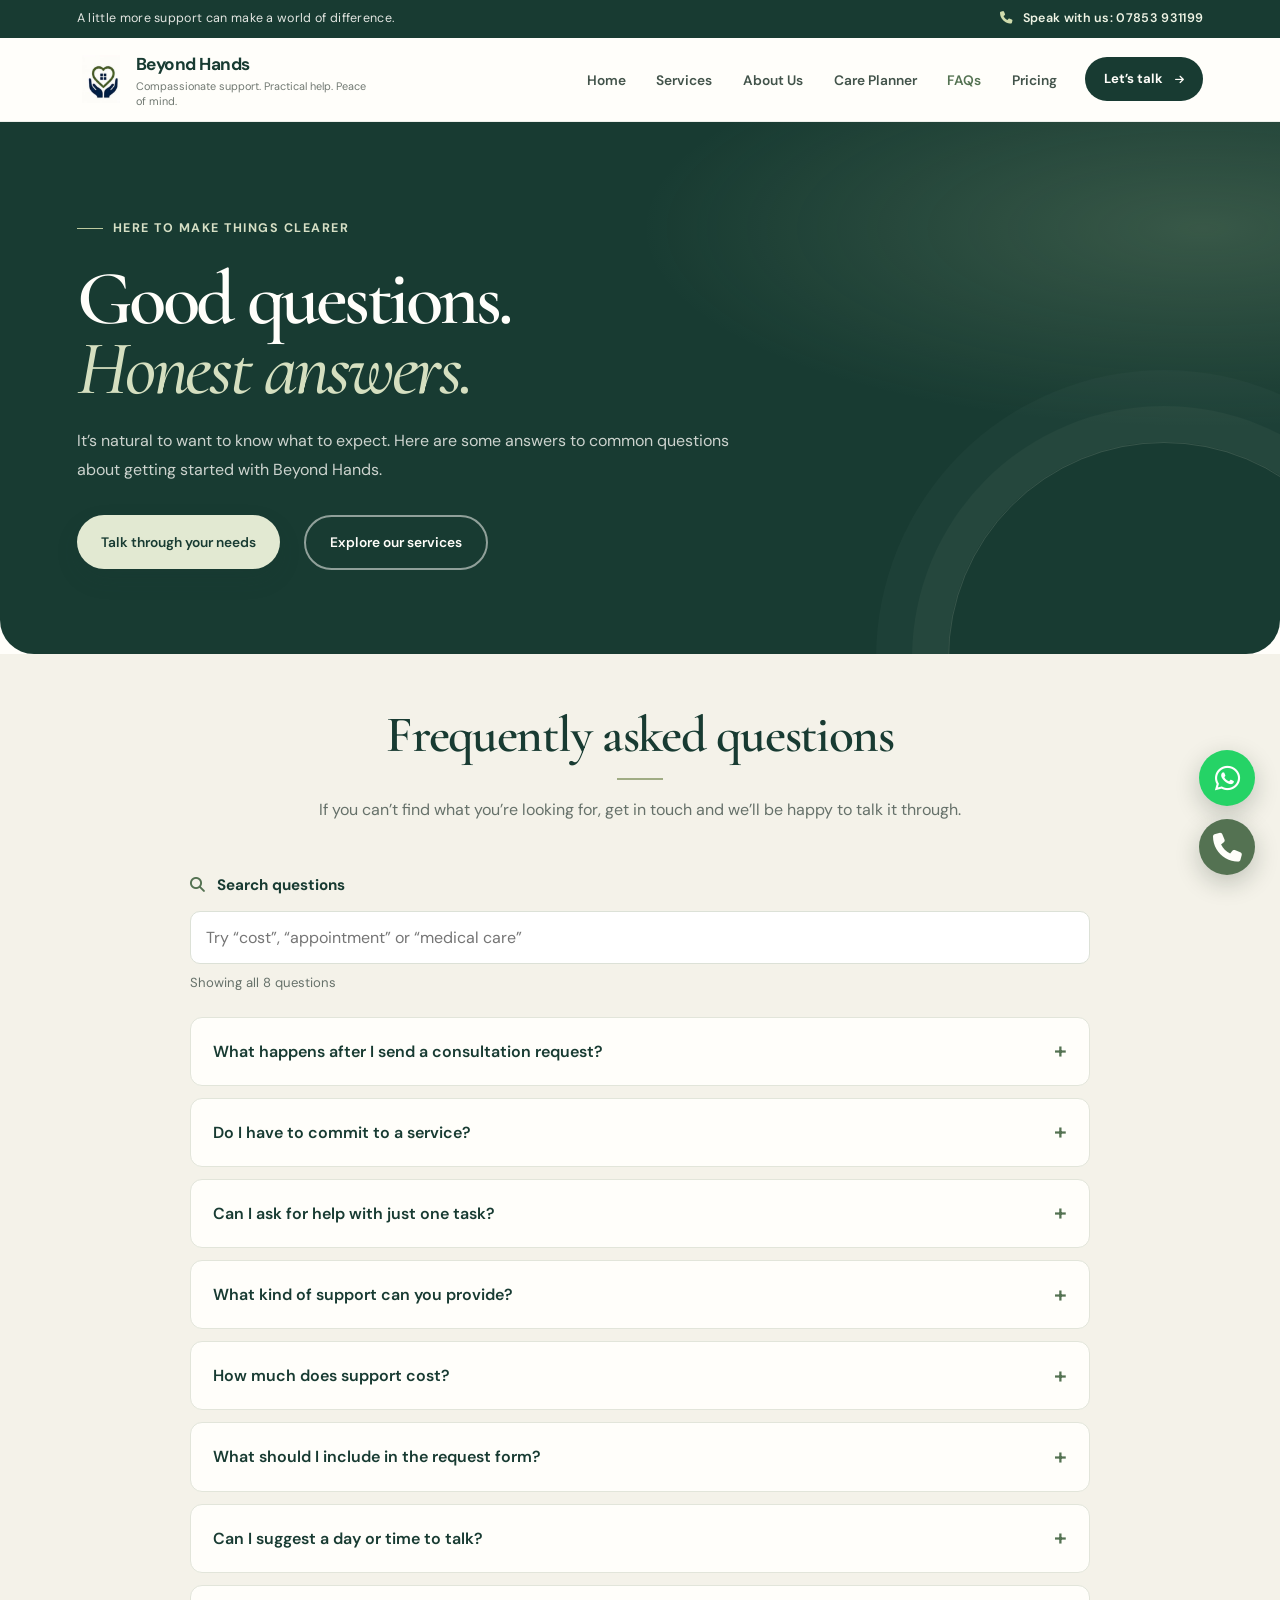
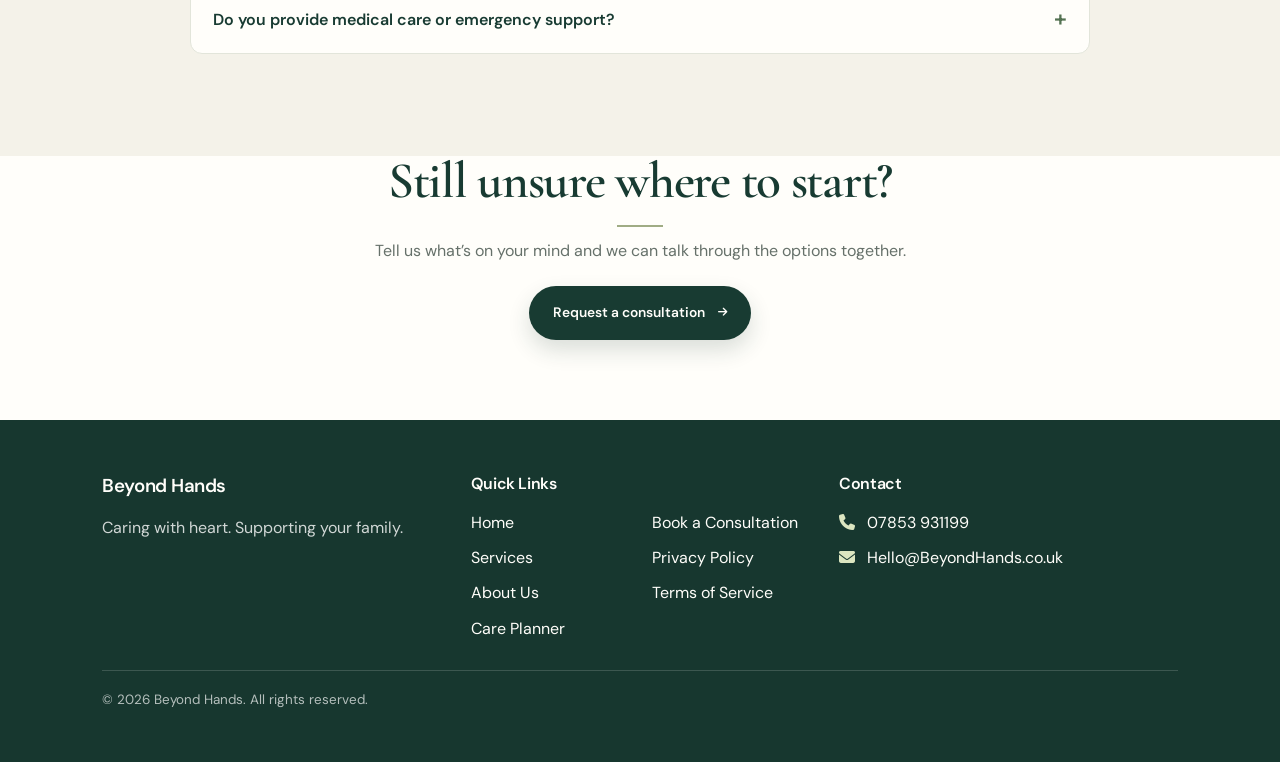
<file: faq.html>
<!DOCTYPE html>
<html lang="en">
<head>
    <meta charset="UTF-8">
    <meta name="viewport" content="width=device-width, initial-scale=1.0">
    <title>Frequently Asked Questions | Beyond Hands</title>
    <meta name="description" content="Find answers about Beyond Hands consultations, practical family support, costs and what happens when you get in touch.">
    <link rel="icon" type="image/png" href="logo.png">
    <link rel="stylesheet" href="style.css">
    <link rel="preconnect" href="https://fonts.googleapis.com">
    <link href="https://fonts.googleapis.com/css2?family=Cormorant+Garamond:wght@500;600;700&family=DM+Sans:wght@400;500;600;700&display=swap" rel="stylesheet">
    <link rel="stylesheet" href="https://cdnjs.cloudflare.com/ajax/libs/font-awesome/6.5.1/css/all.min.css">
</head>
<body>
    <a class="skip-link" href="#main-content">Skip to content</a>
    <div class="topbar">
        <div class="topbar-inner">
            <span>A little more support can make a world of difference.</span>
            <a href="tel:+447853931199"><i class="fas fa-phone"></i> Speak with us: 07853 931199</a>
        </div>
    </div>
    <div class="sidebar-overlay"></div>
    <aside class="sidebar-drawer" id="mobile-navigation" aria-label="Mobile navigation" aria-hidden="true" inert>
        <div class="sidebar-header">
            <div class="sidebar-logo">
                <img src="logo.png" alt="Beyond Hands Logo">
                <h3>Beyond Hands</h3>
            </div>
            <button class="close-sidebar-btn" type="button" aria-label="Close navigation"><i class="fas fa-times"></i></button>
        </div>
        <ul class="sidebar-links">
            <li><a href="index.html#home"><i class="fas fa-home"></i> Home</a></li>
            <li><a href="services.html"><i class="fas fa-hand-holding-heart"></i> Services</a></li>
            <li><a href="about.html"><i class="fas fa-info-circle"></i> About Us</a></li>
            <li><a href="resources.html"><i class="fas fa-clipboard-list"></i> Care Planner</a></li>
            <li><a href="faq.html"><i class="fas fa-circle-question"></i> FAQs</a></li>
            <li><a href="index.html#pricing"><i class="fas fa-tags"></i> Pricing</a></li>
            <li><a href="booking.html"><i class="fas fa-calendar-check"></i> Book Consultation</a></li>
        </ul>
        <div class="sidebar-footer">
            <p><i class="fas fa-phone"></i> <a href="tel:+447853931199">07853 931199</a></p>
            <p>Practical care, personal support.</p>
        </div>
    </aside>

    <nav class="navbar">
        <a href="index.html" class="logo">
            <img src="logo.png" alt="Beyond Hands Logo">
            <div>
                <h2>Beyond Hands</h2>
                <p>Compassionate support. Practical help. Peace of mind.</p>
            </div>
        </a>
        <ul class="nav-links">
            <li><a href="index.html#home">Home</a></li>
            <li><a href="services.html">Services</a></li>
            <li><a href="about.html">About Us</a></li>
            <li><a href="resources.html">Care Planner</a></li>
            <li><a href="faq.html">FAQs</a></li>
            <li><a href="index.html#pricing">Pricing</a></li>
        </ul>
        <a class="nav-cta" href="booking.html">Let’s talk <i class="fas fa-arrow-right"></i></a>
        <button class="menu-btn" type="button" aria-label="Open navigation" aria-controls="mobile-navigation" aria-expanded="false"><i class="fas fa-bars"></i></button>
    </nav>

    <main id="main-content">
        <section class="page-hero">
            <div class="hero-content">
                <span class="hero-kicker"><span></span> Here to make things clearer</span>
                <h1>Good questions.<br><em>Honest answers.</em></h1>
                <p>It’s natural to want to know what to expect. Here are some answers to common questions about getting started with Beyond Hands.</p>
                <div class="hero-buttons">
                    <a href="booking.html" class="btn">Talk through your needs</a>
                    <a href="services.html" class="btn-outline">Explore our services</a>
                </div>
            </div>
        </section>

        <section class="faq-section faq-page-section" aria-labelledby="faq-title">
            <div class="section-heading">
                <h2 class="section-title" id="faq-title">Frequently asked questions</h2>
                <p>If you can’t find what you’re looking for, get in touch and we’ll be happy to talk it through.</p>
            </div>
            <div class="faq-search">
                <label for="faq-search-input"><i class="fas fa-search"></i> Search questions</label>
                <input id="faq-search-input" type="search" placeholder="Try “cost”, “appointment” or “medical care”" autocomplete="off">
                <p id="faq-search-count" role="status" aria-live="polite">Showing all 8 questions</p>
            </div>
            <p class="faq-no-results" id="faq-no-results" hidden>No questions match that search. Try another word or <a href="booking.html">get in touch</a>.</p>
            <div class="faq-list" id="faq-list">
                <details class="faq-item">
                    <summary>What happens after I send a consultation request?</summary>
                    <p>We’ll use the contact details and preferences you provide to get in touch and discuss a suitable time to speak. Sending the form is a request, not a confirmed appointment.</p>
                </details>
                <details class="faq-item">
                    <summary>Do I have to commit to a service?</summary>
                    <p>No. The first conversation is a chance to explain what is happening, ask questions and explore possible next steps. You can decide what feels right for you afterwards.</p>
                </details>
                <details class="faq-item">
                    <summary>Can I ask for help with just one task?</summary>
                    <p>Yes. You can get in touch about one-off help or ask about ongoing support. We’ll talk through what you need and what may be available.</p>
                </details>
                <details class="faq-item">
                    <summary>What kind of support can you provide?</summary>
                    <p>Support may include help with forms and care paperwork, practical planning, appointments and referrals, hospital discharge guidance, companionship and regular check-ins. Visit our <a href="services.html">services page</a> for more detail.</p>
                </details>
                <details class="faq-item">
                    <summary>How much does support cost?</summary>
                    <p>Costs depend on the type and amount of support. We’ll discuss a clear quote with you before you decide to go ahead.</p>
                </details>
                <details class="faq-item">
                    <summary>What should I include in the request form?</summary>
                    <p>A short overview of the support you’re looking for is enough. Please don’t include sensitive medical or financial details in the form; we can discuss any relevant personal information directly.</p>
                </details>
                <details class="faq-item">
                    <summary>Can I suggest a day or time to talk?</summary>
                    <p>Yes. The form lets you share a preferred day and time of day. These are preferences only; we’ll contact you to agree a suitable time.</p>
                </details>
                <details class="faq-item">
                    <summary>Do you provide medical care or emergency support?</summary>
                    <p>No. Beyond Hands offers practical and companionship support, not medical care or emergency response. For urgent medical help, contact NHS 111 or call 999 in an emergency.</p>
                </details>
            </div>
        </section>

        <section class="faq-page-cta">
            <h2 class="section-title">Still unsure where to start?</h2>
            <p>Tell us what’s on your mind and we can talk through the options together.</p>
            <a href="booking.html" class="btn">Request a consultation <i class="fas fa-arrow-right"></i></a>
        </section>
    </main>

    <a href="https://wa.me/447853931199?text=Hello%20Beyond%20Hands%2C%20I%E2%80%99d%20like%20to%20ask%20about%20your%20support."
       class="whatsapp-btn" aria-label="Message Beyond Hands on WhatsApp" title="Message us on WhatsApp" target="_blank" rel="noopener noreferrer">
        <i class="fab fa-whatsapp" aria-hidden="true"></i>
    </a>
    <a href="tel:+447853931199" class="call-btn" aria-label="Call Beyond Hands" title="Call Beyond Hands">
        <i class="fas fa-phone"></i>
    </a>

    <footer>
        <div class="footer-content">
            <div>
                <h3>Beyond Hands</h3>
                <p>Caring with heart. Supporting your family.</p>
            </div>
            <div>
                <h4>Quick Links</h4>
                <ul class="footer-links-two-col">
                    <li><a href="index.html">Home</a></li>
                    <li><a href="services.html">Services</a></li>
                    <li><a href="about.html">About Us</a></li>
                    <li><a href="resources.html">Care Planner</a></li>
                    <li><a href="booking.html">Book a Consultation</a></li>
                    <li><a href="privacy.html">Privacy Policy</a></li>
                    <li><a href="terms.html">Terms of Service</a></li>
                </ul>
            </div>
            <div>
                <h4>Contact</h4>
                <ul>
                    <li><i class="fas fa-phone"></i> <a href="tel:+447853931199">07853 931199</a></li>
                    <li><i class="fas fa-envelope"></i> <a href="mailto:Hello@BeyondHands.co.uk">Hello@BeyondHands.co.uk</a></li>
                </ul>
            </div>
        </div>
    </footer>

    <script src="script.js"></script>
</body>
</html>
</file>
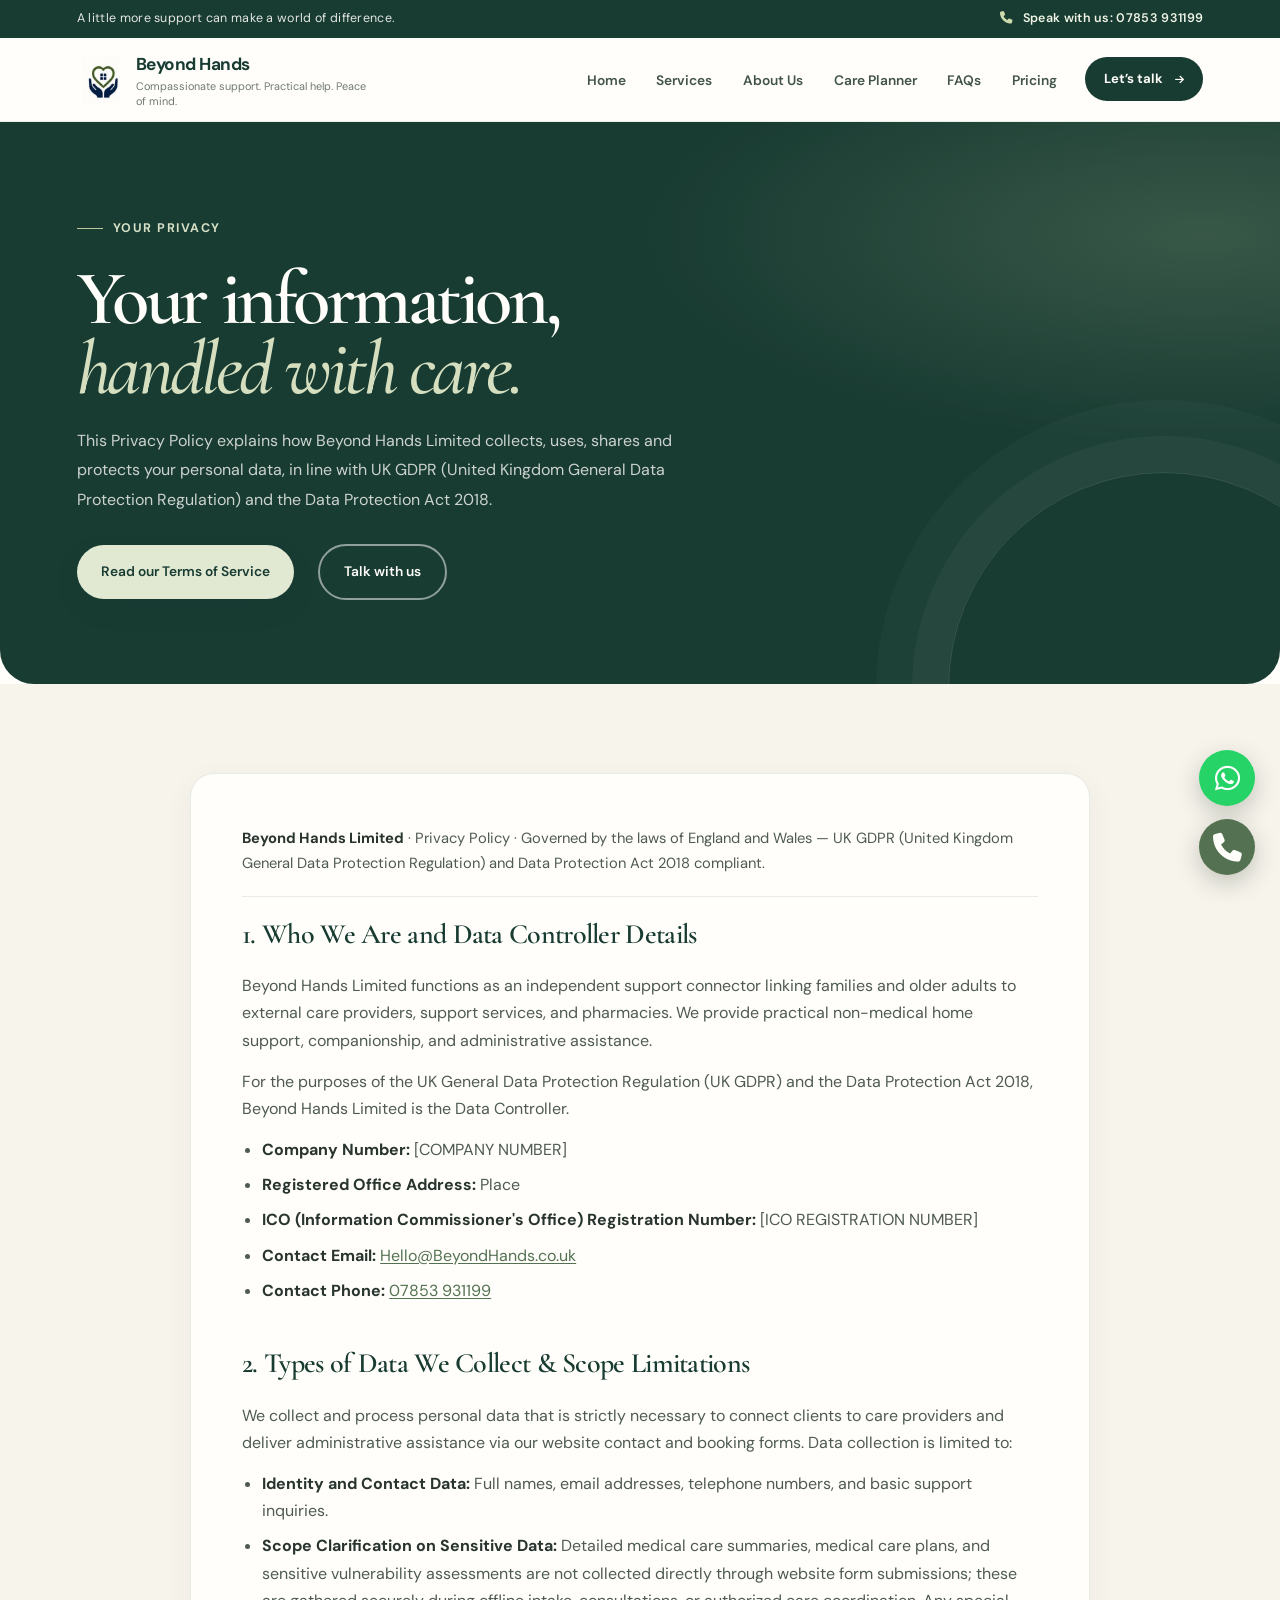
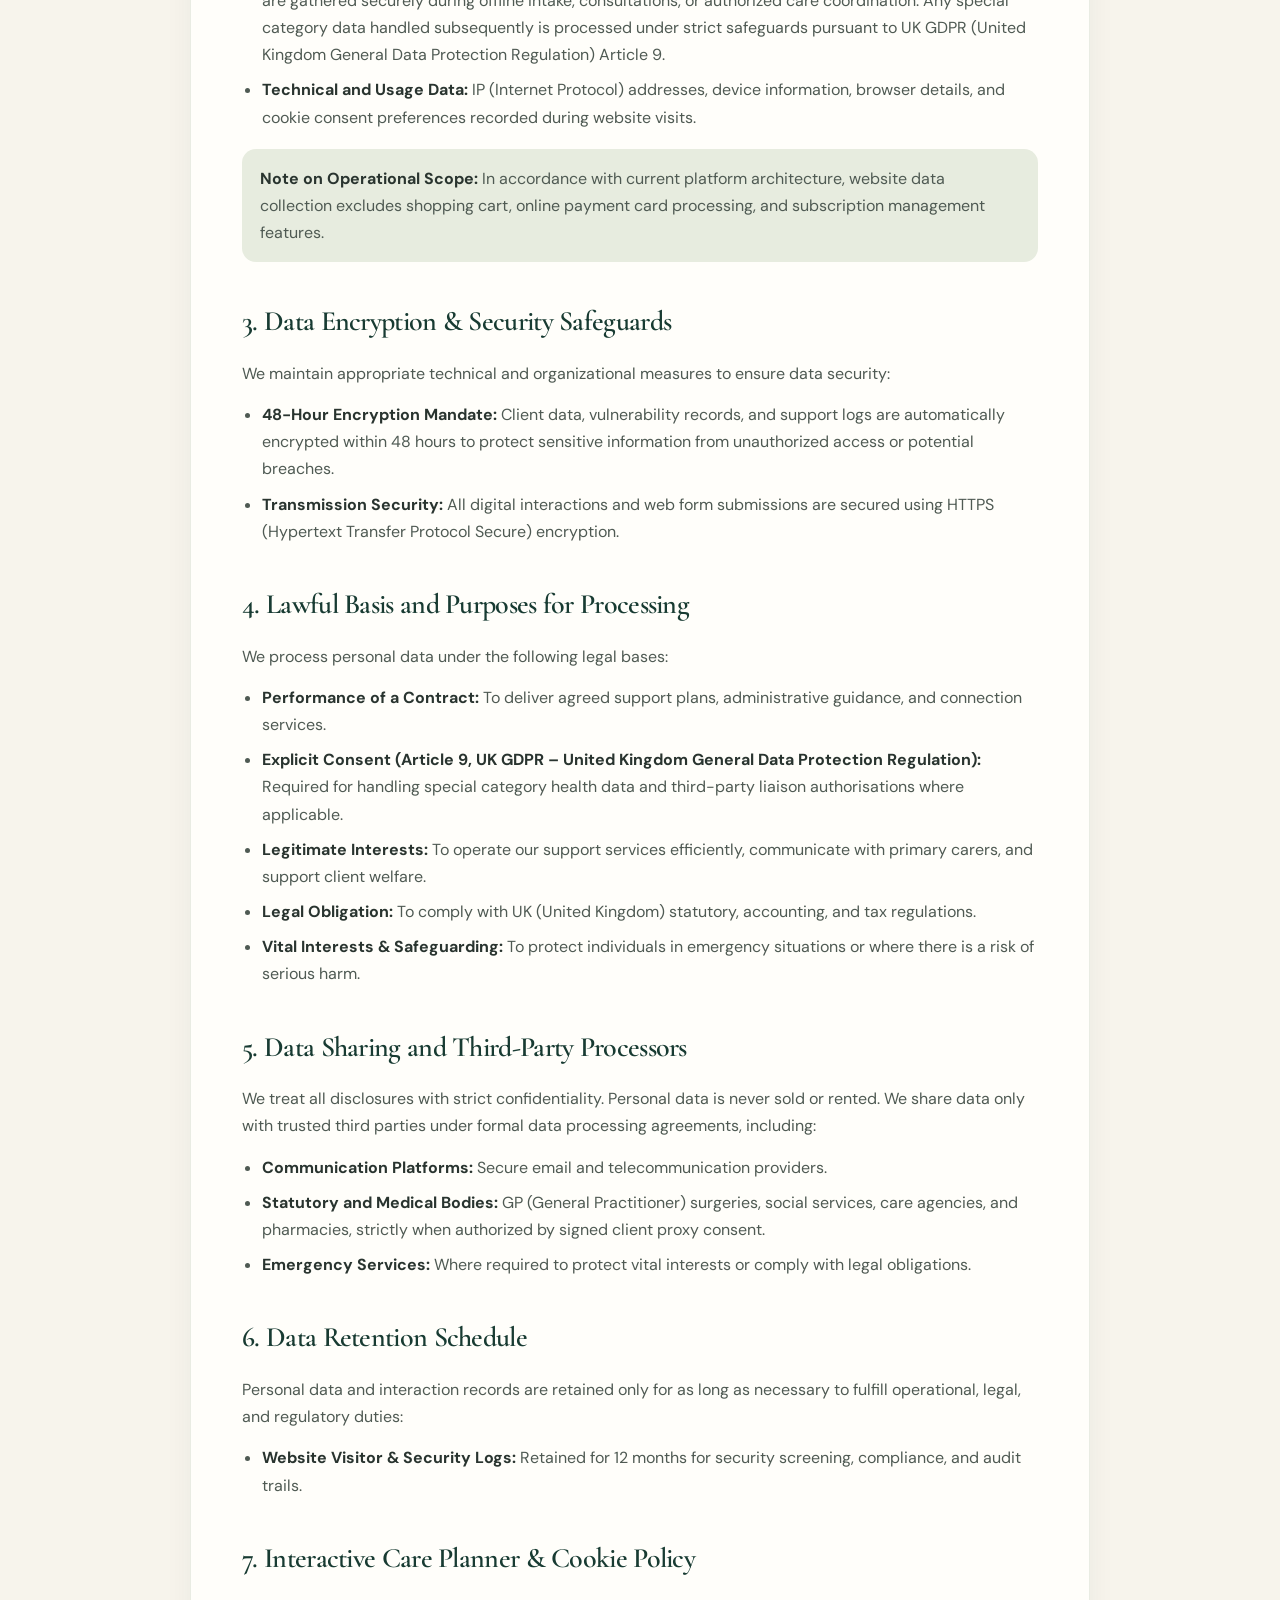
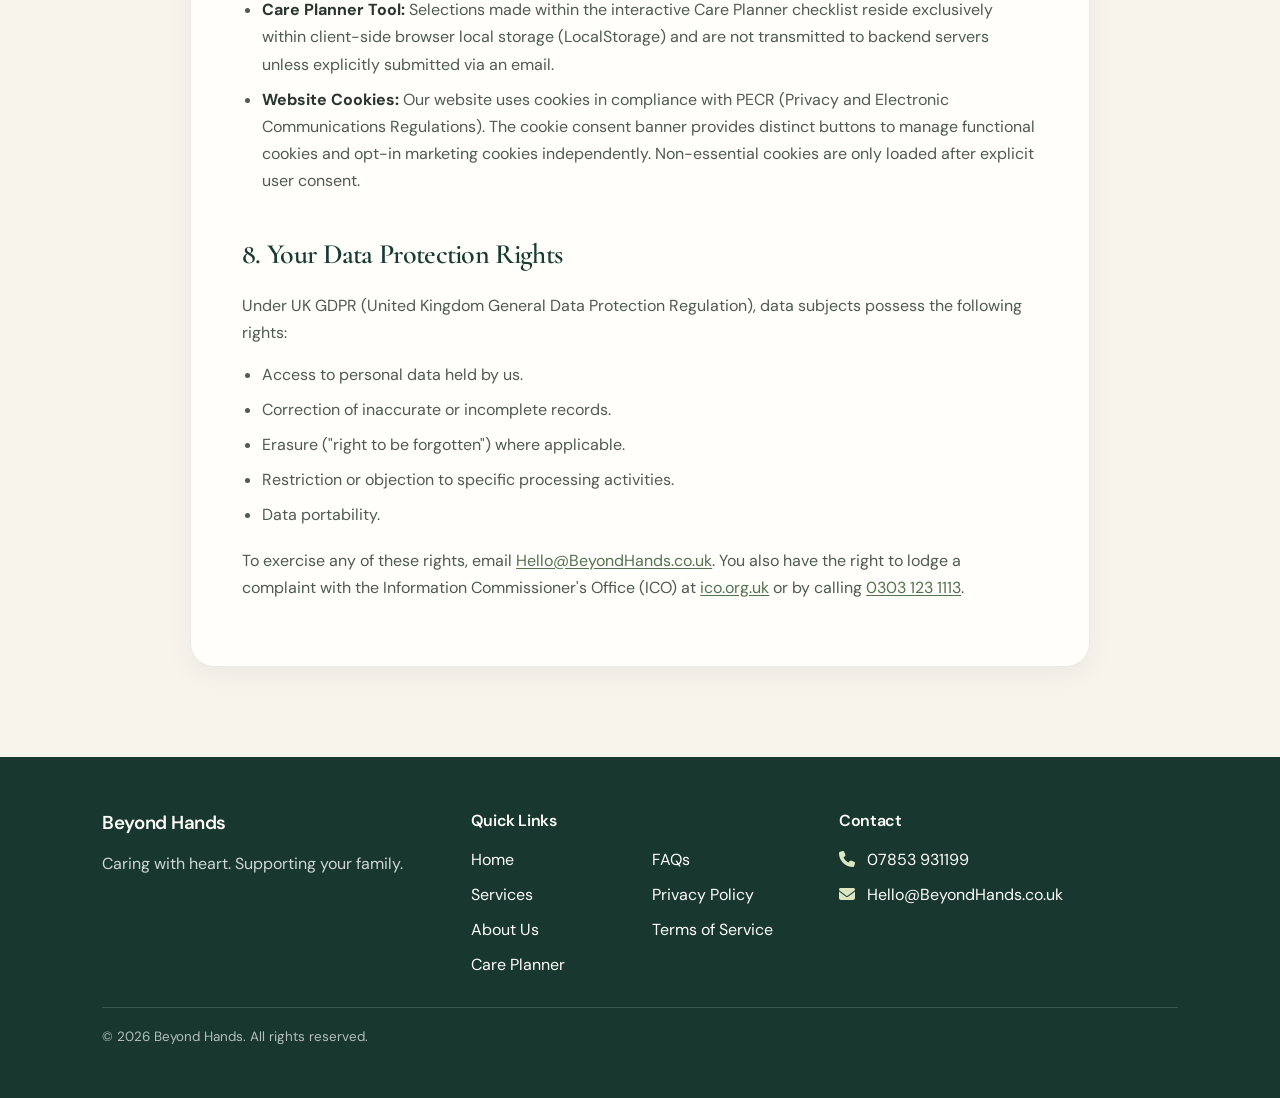
<file: privacy.html>
<!DOCTYPE html>
<html lang="en">
<head>
    <meta charset="UTF-8">
    <meta name="viewport" content="width=device-width, initial-scale=1.0">
    <title>Privacy Policy | Beyond Hands</title>
    <meta name="description" content="Read the Beyond Hands Limited Privacy Policy, explaining how we collect, use, share and protect your personal data under UK GDPR (United Kingdom General Data Protection Regulation).">
    <link rel="icon" type="image/png" href="logo.png">
    <link rel="stylesheet" href="style.css">
    <link rel="preconnect" href="https://fonts.googleapis.com">
    <link href="https://fonts.googleapis.com/css2?family=Cormorant+Garamond:wght@500;600;700&family=DM+Sans:wght@400;500;600;700&display=swap" rel="stylesheet">
    <link rel="stylesheet" href="https://cdnjs.cloudflare.com/ajax/libs/font-awesome/6.5.1/css/all.min.css">
</head>
<body>
    <a class="skip-link" href="#main-content">Skip to content</a>
    <div class="topbar">
        <div class="topbar-inner">
            <span>A little more support can make a world of difference.</span>
            <a href="tel:+447853931199"><i class="fas fa-phone"></i> Speak with us: 07853 931199</a>
        </div>
    </div>
    <div class="sidebar-overlay"></div>
    <aside class="sidebar-drawer" id="mobile-navigation" aria-label="Mobile navigation" aria-hidden="true" inert>
        <div class="sidebar-header">
            <div class="sidebar-logo">
                <img src="logo.png" alt="Beyond Hands Logo">
                <h3>Beyond Hands</h3>
            </div>
            <button class="close-sidebar-btn" type="button" aria-label="Close navigation"><i class="fas fa-times"></i></button>
        </div>
        <ul class="sidebar-links">
            <li><a href="index.html#home"><i class="fas fa-home"></i> Home</a></li>
            <li><a href="services.html"><i class="fas fa-hand-holding-heart"></i> Services</a></li>
            <li><a href="about.html"><i class="fas fa-info-circle"></i> About Us</a></li>
            <li><a href="resources.html"><i class="fas fa-clipboard-list"></i> Care Planner</a></li>
            <li><a href="faq.html"><i class="fas fa-circle-question"></i> FAQs</a></li>
            <li><a href="index.html#pricing"><i class="fas fa-tags"></i> Pricing</a></li>
            <li><a href="booking.html"><i class="fas fa-calendar-check"></i> Book Consultation</a></li>
        </ul>
        <div class="sidebar-footer">
            <p><i class="fas fa-phone"></i> <a href="tel:+447853931199">07853 931199</a></p>
            <p>Helping families with calm, compassionate support.</p>
        </div>
    </aside>

    <nav class="navbar">
        <a href="index.html" class="logo">
            <img src="logo.png" alt="Beyond Hands Logo">
            <div>
                <h2>Beyond Hands</h2>
                <p>Compassionate support. Practical help. Peace of mind.</p>
            </div>
        </a>
        <ul class="nav-links">
            <li><a href="index.html#home">Home</a></li>
            <li><a href="services.html">Services</a></li>
            <li><a href="about.html">About Us</a></li>
            <li><a href="resources.html">Care Planner</a></li>
            <li><a href="faq.html">FAQs</a></li>
            <li><a href="index.html#pricing">Pricing</a></li>
        </ul>
        <a class="nav-cta" href="booking.html">Let’s talk <i class="fas fa-arrow-right"></i></a>
        <button class="menu-btn" type="button" aria-label="Open navigation" aria-controls="mobile-navigation" aria-expanded="false"><i class="fas fa-bars"></i></button>
    </nav>

    <main id="main-content">
    <section class="page-hero">
        <div class="hero-content">
            <span class="hero-kicker"><span></span> Your privacy</span>
            <h1>Your information,<br><em>handled with care.</em></h1>
            <p>This Privacy Policy explains how Beyond Hands Limited collects, uses, shares and protects your personal data, in line with UK GDPR (United Kingdom General Data Protection Regulation) and the Data Protection Act 2018.</p>
            <div class="hero-buttons">
                <a href="terms.html" class="btn">Read our Terms of Service</a>
                <a href="booking.html" class="btn-outline">Talk with us</a>
            </div>
        </div>
    </section>

    <section class="legal-page-section">
        <article class="legal-content">
            <p class="legal-meta"><strong>Beyond Hands Limited</strong> · Privacy Policy · Governed by the laws of England and Wales — UK GDPR (United Kingdom General Data Protection Regulation) and Data Protection Act 2018 compliant.</p>

            <h2>1. Who We Are and Data Controller Details</h2>
            <p>Beyond Hands Limited functions as an independent support connector linking families and older adults to external care providers, support services, and pharmacies. We provide practical non-medical home support, companionship, and administrative assistance.</p>
            <p>For the purposes of the UK General Data Protection Regulation (UK GDPR) and the Data Protection Act 2018, Beyond Hands Limited is the Data Controller.</p>
            <ul>
                <li><strong>Company Number:</strong> [COMPANY NUMBER]</li>
                <li><strong>Registered Office Address:</strong> Place</li>
                <li><strong>ICO (Information Commissioner's Office) Registration Number:</strong> [ICO REGISTRATION NUMBER]</li>
                <li><strong>Contact Email:</strong> <a href="mailto:Hello@BeyondHands.co.uk">Hello@BeyondHands.co.uk</a></li>
                <li><strong>Contact Phone:</strong> <a href="tel:+447853931199">07853 931199</a></li>
            </ul>

            <h2>2. Types of Data We Collect &amp; Scope Limitations</h2>
            <p>We collect and process personal data that is strictly necessary to connect clients to care providers and deliver administrative assistance via our website contact and booking forms. Data collection is limited to:</p>
            <ul>
                <li><strong>Identity and Contact Data:</strong> Full names, email addresses, telephone numbers, and basic support inquiries.</li>
                <li><strong>Scope Clarification on Sensitive Data:</strong> Detailed medical care summaries, medical care plans, and sensitive vulnerability assessments are not collected directly through website form submissions; these are gathered securely during offline intake, consultations, or authorized care coordination. Any special category data handled subsequently is processed under strict safeguards pursuant to UK GDPR (United Kingdom General Data Protection Regulation) Article 9.</li>
                <li><strong>Technical and Usage Data:</strong> IP (Internet Protocol) addresses, device information, browser details, and cookie consent preferences recorded during website visits.</li>
            </ul>
            <p class="legal-note"><strong>Note on Operational Scope:</strong> In accordance with current platform architecture, website data collection excludes shopping cart, online payment card processing, and subscription management features.</p>

            <h2>3. Data Encryption &amp; Security Safeguards</h2>
            <p>We maintain appropriate technical and organizational measures to ensure data security:</p>
            <ul>
                <li><strong>48-Hour Encryption Mandate:</strong> Client data, vulnerability records, and support logs are automatically encrypted within 48 hours to protect sensitive information from unauthorized access or potential breaches.</li>
                <li><strong>Transmission Security:</strong> All digital interactions and web form submissions are secured using HTTPS (Hypertext Transfer Protocol Secure) encryption.</li>
            </ul>

            <h2>4. Lawful Basis and Purposes for Processing</h2>
            <p>We process personal data under the following legal bases:</p>
            <ul>
                <li><strong>Performance of a Contract:</strong> To deliver agreed support plans, administrative guidance, and connection services.</li>
                <li><strong>Explicit Consent (Article 9, UK GDPR – United Kingdom General Data Protection Regulation):</strong> Required for handling special category health data and third-party liaison authorisations where applicable.</li>
                <li><strong>Legitimate Interests:</strong> To operate our support services efficiently, communicate with primary carers, and support client welfare.</li>
                <li><strong>Legal Obligation:</strong> To comply with UK (United Kingdom) statutory, accounting, and tax regulations.</li>
                <li><strong>Vital Interests &amp; Safeguarding:</strong> To protect individuals in emergency situations or where there is a risk of serious harm.</li>
            </ul>

            <h2>5. Data Sharing and Third-Party Processors</h2>
            <p>We treat all disclosures with strict confidentiality. Personal data is never sold or rented. We share data only with trusted third parties under formal data processing agreements, including:</p>
            <ul>
                <li><strong>Communication Platforms:</strong> Secure email and telecommunication providers.</li>
                <li><strong>Statutory and Medical Bodies:</strong> GP (General Practitioner) surgeries, social services, care agencies, and pharmacies, strictly when authorized by signed client proxy consent.</li>
                <li><strong>Emergency Services:</strong> Where required to protect vital interests or comply with legal obligations.</li>
            </ul>

            <h2>6. Data Retention Schedule</h2>
            <p>Personal data and interaction records are retained only for as long as necessary to fulfill operational, legal, and regulatory duties:</p>
            <ul>
                <li><strong>Website Visitor &amp; Security Logs:</strong> Retained for 12 months for security screening, compliance, and audit trails.</li>
            </ul>

            <h2>7. Interactive Care Planner &amp; Cookie Policy</h2>
            <ul>
                <li><strong>Care Planner Tool:</strong> Selections made within the interactive Care Planner checklist reside exclusively within client-side browser local storage (LocalStorage) and are not transmitted to backend servers unless explicitly submitted via an email.</li>
                <li><strong>Website Cookies:</strong> Our website uses cookies in compliance with PECR (Privacy and Electronic Communications Regulations). The cookie consent banner provides distinct buttons to manage functional cookies and opt-in marketing cookies independently. Non-essential cookies are only loaded after explicit user consent.</li>
            </ul>

            <h2>8. Your Data Protection Rights</h2>
            <p>Under UK GDPR (United Kingdom General Data Protection Regulation), data subjects possess the following rights:</p>
            <ul>
                <li>Access to personal data held by us.</li>
                <li>Correction of inaccurate or incomplete records.</li>
                <li>Erasure ("right to be forgotten") where applicable.</li>
                <li>Restriction or objection to specific processing activities.</li>
                <li>Data portability.</li>
            </ul>
            <p>To exercise any of these rights, email <a href="mailto:Hello@BeyondHands.co.uk">Hello@BeyondHands.co.uk</a>. You also have the right to lodge a complaint with the Information Commissioner's Office (ICO) at <a href="https://ico.org.uk" target="_blank" rel="noopener noreferrer">ico.org.uk</a> or by calling <a href="tel:+443031231113">0303 123 1113</a>.</p>
        </article>
    </section>
    </main>

    <a href="https://wa.me/447853931199?text=Hello%20Beyond%20Hands%2C%20I%E2%80%99d%20like%20to%20ask%20about%20your%20support."
       class="whatsapp-btn" aria-label="Message Beyond Hands on WhatsApp" title="Message us on WhatsApp" target="_blank" rel="noopener noreferrer">
        <i class="fab fa-whatsapp" aria-hidden="true"></i>
    </a>
    <a href="tel:+447853931199" class="call-btn" aria-label="Call Beyond Hands" title="Call Beyond Hands">
        <i class="fas fa-phone"></i>
    </a>

    <footer>
        <div class="footer-content">
            <div>
                <h3>Beyond Hands</h3>
                <p>Caring with heart. Supporting your family.</p>
            </div>
            <div>
                <h4>Quick Links</h4>
                <ul class="footer-links-two-col">
                    <li><a href="index.html">Home</a></li>
                    <li><a href="services.html">Services</a></li>
                    <li><a href="about.html">About Us</a></li>
                    <li><a href="resources.html">Care Planner</a></li>
                    <li><a href="faq.html">FAQs</a></li>
                    <li><a href="privacy.html">Privacy Policy</a></li>
                    <li><a href="terms.html">Terms of Service</a></li>
                </ul>
            </div>
            <div>
                <h4>Contact</h4>
                <ul>
                    <li><i class="fas fa-phone"></i> <a href="tel:+447853931199">07853 931199</a></li>
                    <li><i class="fas fa-envelope"></i> <a href="mailto:Hello@BeyondHands.co.uk">Hello@BeyondHands.co.uk</a></li>
                </ul>
            </div>
        </div>
    </footer>

    <script src="script.js"></script>
</body>
</html>
</file>
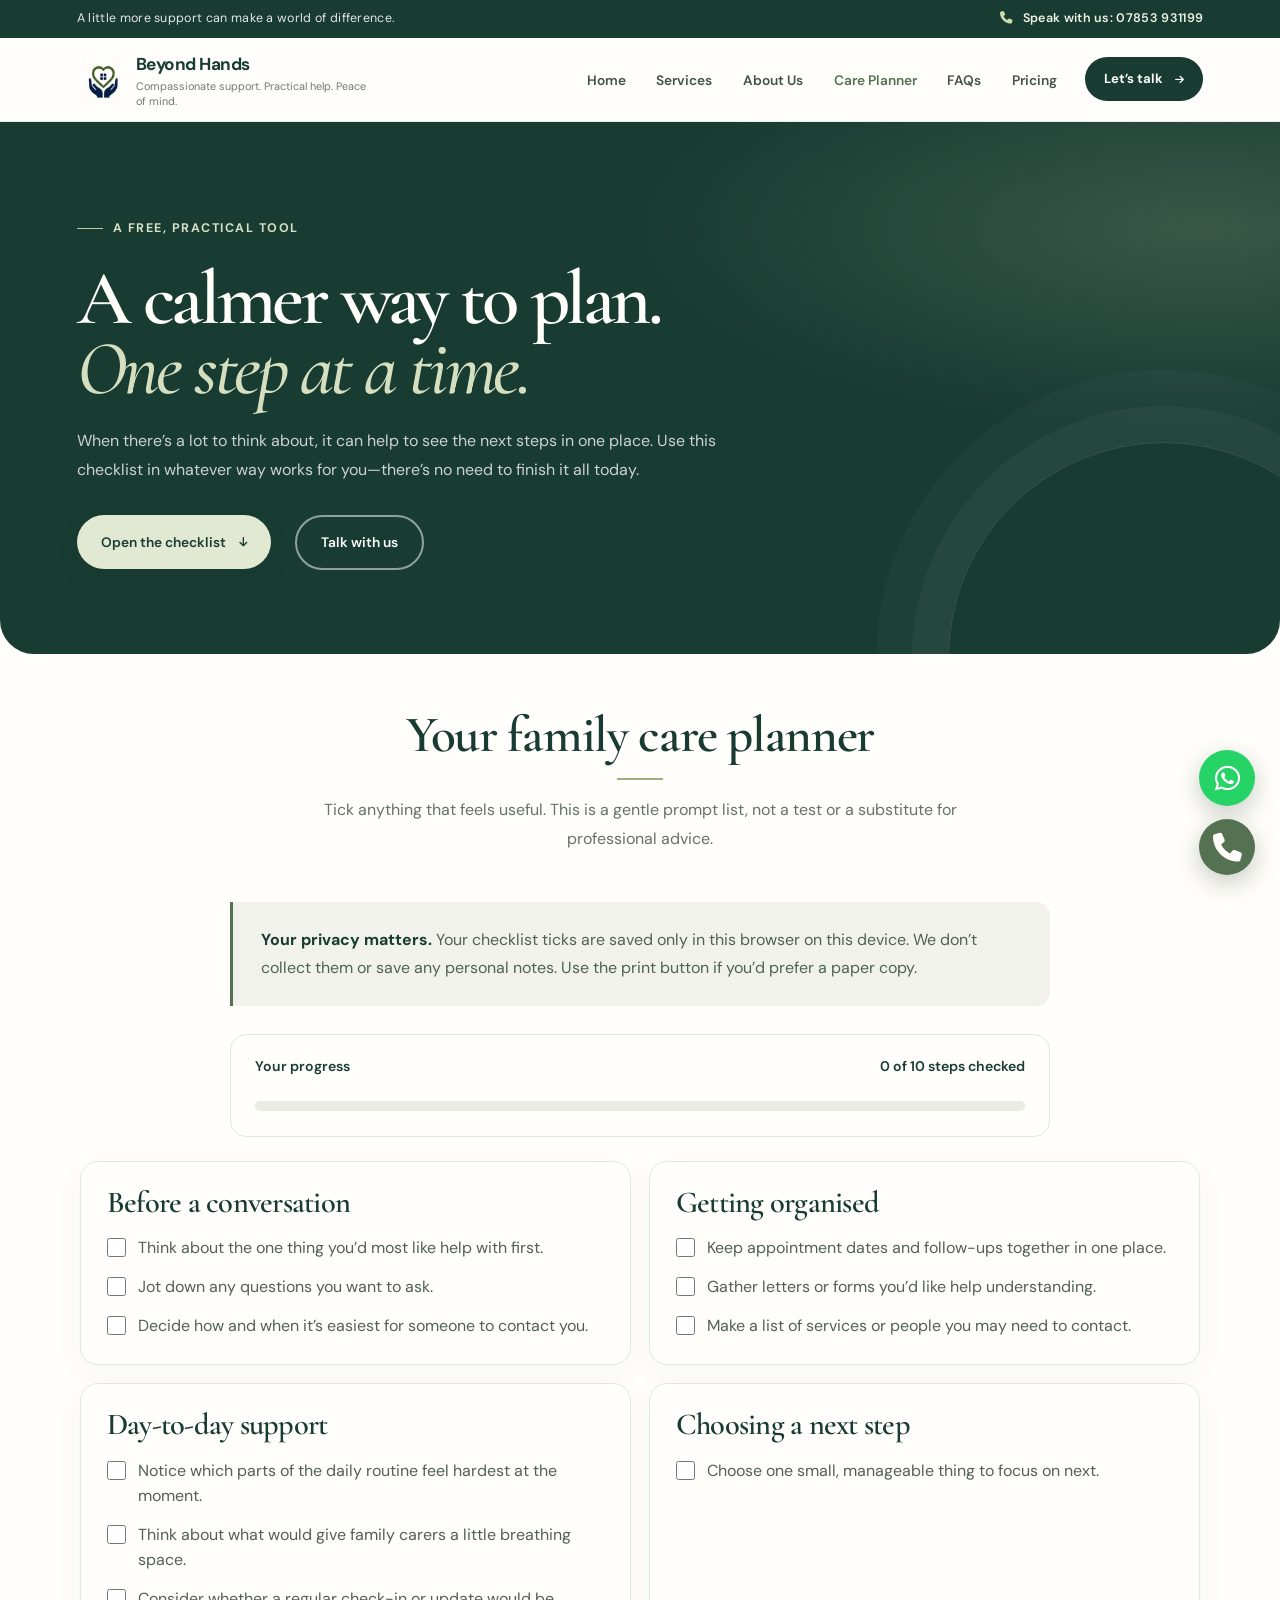
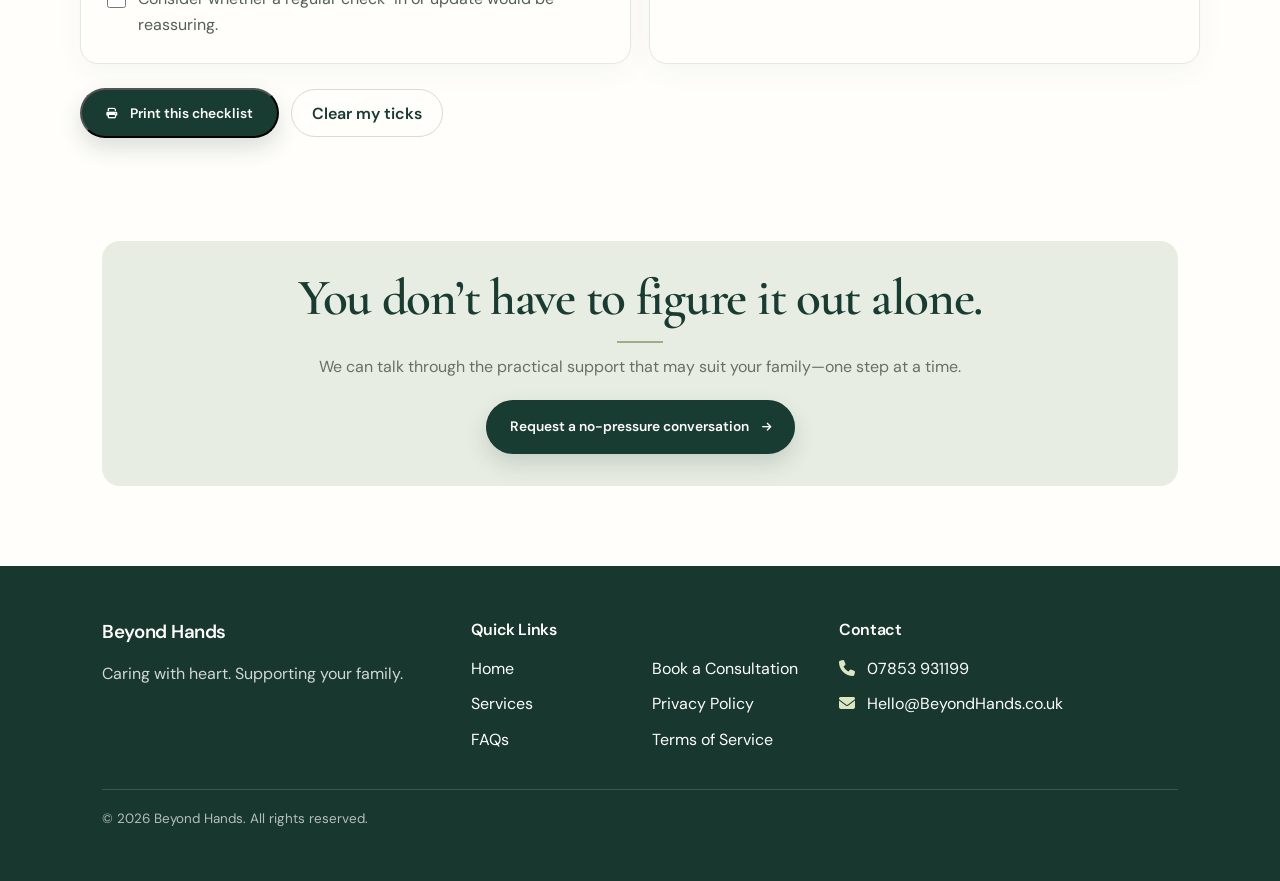
<file: resources.html>
<!DOCTYPE html>
<html lang="en">
<head>
    <meta charset="UTF-8">
    <meta name="viewport" content="width=device-width, initial-scale=1.0">
    <title>Free Care Planner Checklist | Beyond Hands</title>
    <meta name="description" content="Use the free Beyond Hands care planner checklist to prepare for conversations, organise practical next steps and support family carers.">
    <link rel="icon" type="image/png" href="logo.png">
    <link rel="stylesheet" href="style.css">
    <link rel="preconnect" href="https://fonts.googleapis.com">
    <link href="https://fonts.googleapis.com/css2?family=Cormorant+Garamond:wght@500;600;700&family=DM+Sans:wght@400;500;600;700&display=swap" rel="stylesheet">
    <link rel="stylesheet" href="https://cdnjs.cloudflare.com/ajax/libs/font-awesome/6.5.1/css/all.min.css">
</head>
<body>
    <a class="skip-link" href="#main-content">Skip to content</a>
    <div class="topbar">
        <div class="topbar-inner">
            <span>A little more support can make a world of difference.</span>
            <a href="tel:+447853931199"><i class="fas fa-phone"></i> Speak with us: 07853 931199</a>
        </div>
    </div>
    <div class="sidebar-overlay"></div>
    <aside class="sidebar-drawer" id="mobile-navigation" aria-label="Mobile navigation" aria-hidden="true" inert>
        <div class="sidebar-header">
            <div class="sidebar-logo">
                <img src="logo.png" alt="Beyond Hands Logo">
                <h3>Beyond Hands</h3>
            </div>
            <button class="close-sidebar-btn" type="button" aria-label="Close navigation"><i class="fas fa-times"></i></button>
        </div>
        <ul class="sidebar-links">
            <li><a href="index.html#home"><i class="fas fa-home"></i> Home</a></li>
            <li><a href="services.html"><i class="fas fa-hand-holding-heart"></i> Services</a></li>
            <li><a href="about.html"><i class="fas fa-info-circle"></i> About Us</a></li>
            <li><a href="resources.html"><i class="fas fa-clipboard-list"></i> Care Planner</a></li>
            <li><a href="faq.html"><i class="fas fa-circle-question"></i> FAQs</a></li>
            <li><a href="index.html#pricing"><i class="fas fa-tags"></i> Pricing</a></li>
            <li><a href="booking.html"><i class="fas fa-calendar-check"></i> Book Consultation</a></li>
        </ul>
        <div class="sidebar-footer">
            <p><i class="fas fa-phone"></i> <a href="tel:+447853931199">07853 931199</a></p>
            <p>Practical care, personal support.</p>
        </div>
    </aside>

    <nav class="navbar">
        <a href="index.html" class="logo">
            <img src="logo.png" alt="Beyond Hands Logo">
            <div>
                <h2>Beyond Hands</h2>
                <p>Compassionate support. Practical help. Peace of mind.</p>
            </div>
        </a>
        <ul class="nav-links">
            <li><a href="index.html#home">Home</a></li>
            <li><a href="services.html">Services</a></li>
            <li><a href="about.html">About Us</a></li>
            <li><a href="resources.html">Care Planner</a></li>
            <li><a href="faq.html">FAQs</a></li>
            <li><a href="index.html#pricing">Pricing</a></li>
        </ul>
        <a class="nav-cta" href="booking.html">Let’s talk <i class="fas fa-arrow-right"></i></a>
        <button class="menu-btn" type="button" aria-label="Open navigation" aria-controls="mobile-navigation" aria-expanded="false"><i class="fas fa-bars"></i></button>
    </nav>

    <main id="main-content">
        <section class="page-hero">
            <div class="hero-content">
                <span class="hero-kicker"><span></span> A free, practical tool</span>
                <h1>A calmer way to plan.<br><em>One step at a time.</em></h1>
                <p>When there’s a lot to think about, it can help to see the next steps in one place. Use this checklist in whatever way works for you—there’s no need to finish it all today.</p>
                <div class="hero-buttons">
                    <a href="#planner" class="btn">Open the checklist <i class="fas fa-arrow-down"></i></a>
                    <a href="booking.html" class="btn-outline">Talk with us</a>
                </div>
            </div>
        </section>

        <section class="planner-page-section" id="planner" aria-labelledby="planner-title">
            <div class="section-heading">
                <h2 class="section-title" id="planner-title">Your family care planner</h2>
                <p>Tick anything that feels useful. This is a gentle prompt list, not a test or a substitute for professional advice.</p>
            </div>
            <p class="planner-intro"><strong>Your privacy matters.</strong> Your checklist ticks are saved only in this browser on this device. We don’t collect them or save any personal notes. Use the print button if you’d prefer a paper copy.</p>

            <div class="planner-progress">
                <div class="planner-progress-row">
                    <span>Your progress</span>
                    <span id="planner-progress-text" role="status" aria-live="polite">0 of 10 steps checked</span>
                </div>
                <progress id="planner-progress" max="10" value="0" aria-label="Care planner checklist progress"></progress>
            </div>

            <form class="planner-grid" id="care-planner">
                <section class="planner-group" aria-labelledby="planner-conversation-title">
                    <h2 id="planner-conversation-title">Before a conversation</h2>
                    <ul class="planner-check-list">
                        <li><label class="planner-check"><input type="checkbox" value="main-question"> Think about the one thing you’d most like help with first.</label></li>
                        <li><label class="planner-check"><input type="checkbox" value="questions"> Jot down any questions you want to ask.</label></li>
                        <li><label class="planner-check"><input type="checkbox" value="preferred-contact"> Decide how and when it’s easiest for someone to contact you.</label></li>
                    </ul>
                </section>

                <section class="planner-group" aria-labelledby="planner-organisation-title">
                    <h2 id="planner-organisation-title">Getting organised</h2>
                    <ul class="planner-check-list">
                        <li><label class="planner-check"><input type="checkbox" value="appointments"> Keep appointment dates and follow-ups together in one place.</label></li>
                        <li><label class="planner-check"><input type="checkbox" value="letters"> Gather letters or forms you’d like help understanding.</label></li>
                        <li><label class="planner-check"><input type="checkbox" value="contacts"> Make a list of services or people you may need to contact.</label></li>
                    </ul>
                </section>

                <section class="planner-group" aria-labelledby="planner-at-home-title">
                    <h2 id="planner-at-home-title">Day-to-day support</h2>
                    <ul class="planner-check-list">
                        <li><label class="planner-check"><input type="checkbox" value="routine"> Notice which parts of the daily routine feel hardest at the moment.</label></li>
                        <li><label class="planner-check"><input type="checkbox" value="breaks"> Think about what would give family carers a little breathing space.</label></li>
                        <li><label class="planner-check"><input type="checkbox" value="check-ins"> Consider whether a regular check-in or update would be reassuring.</label></li>
                    </ul>
                </section>

                <section class="planner-group" aria-labelledby="planner-next-title">
                    <h2 id="planner-next-title">Choosing a next step</h2>
                    <ul class="planner-check-list">
                        <li><label class="planner-check"><input type="checkbox" value="small-step"> Choose one small, manageable thing to focus on next.</label></li>
                    </ul>
                </section>
            </form>

            <div class="planner-tools">
                <button class="btn" id="planner-print" type="button"><i class="fas fa-print"></i> Print this checklist</button>
                <button class="planner-reset" id="planner-reset" type="button">Clear my ticks</button>
                <p class="planner-status" id="planner-status" role="status" aria-live="polite"></p>
            </div>
        </section>

        <section class="planner-cta">
            <h2 class="section-title">You don’t have to figure it out alone.</h2>
            <p>We can talk through the practical support that may suit your family—one step at a time.</p>
            <a href="booking.html" class="btn">Request a no-pressure conversation <i class="fas fa-arrow-right"></i></a>
        </section>
    </main>

    <a href="https://wa.me/447853931199?text=Hello%20Beyond%20Hands%2C%20I%E2%80%99d%20like%20to%20ask%20about%20your%20support."
       class="whatsapp-btn" aria-label="Message Beyond Hands on WhatsApp" title="Message us on WhatsApp" target="_blank" rel="noopener noreferrer">
        <i class="fab fa-whatsapp" aria-hidden="true"></i>
    </a>
    <a href="tel:+447853931199" class="call-btn" aria-label="Call Beyond Hands" title="Call Beyond Hands">
        <i class="fas fa-phone"></i>
    </a>

    <footer>
        <div class="footer-content">
            <div>
                <h3>Beyond Hands</h3>
                <p>Caring with heart. Supporting your family.</p>
            </div>
            <div>
                <h4>Quick Links</h4>
                <ul class="footer-links-two-col">
                    <li><a href="index.html">Home</a></li>
                    <li><a href="services.html">Services</a></li>
                    <li><a href="faq.html">FAQs</a></li>
                    <li><a href="booking.html">Book a Consultation</a></li>
                    <li><a href="privacy.html">Privacy Policy</a></li>
                    <li><a href="terms.html">Terms of Service</a></li>
                </ul>
            </div>
            <div>
                <h4>Contact</h4>
                <ul>
                    <li><i class="fas fa-phone"></i> <a href="tel:+447853931199">07853 931199</a></li>
                    <li><i class="fas fa-envelope"></i> <a href="mailto:Hello@BeyondHands.co.uk">Hello@BeyondHands.co.uk</a></li>
                </ul>
            </div>
        </div>
    </footer>

    <script src="script.js"></script>
</body>
</html>
</file>
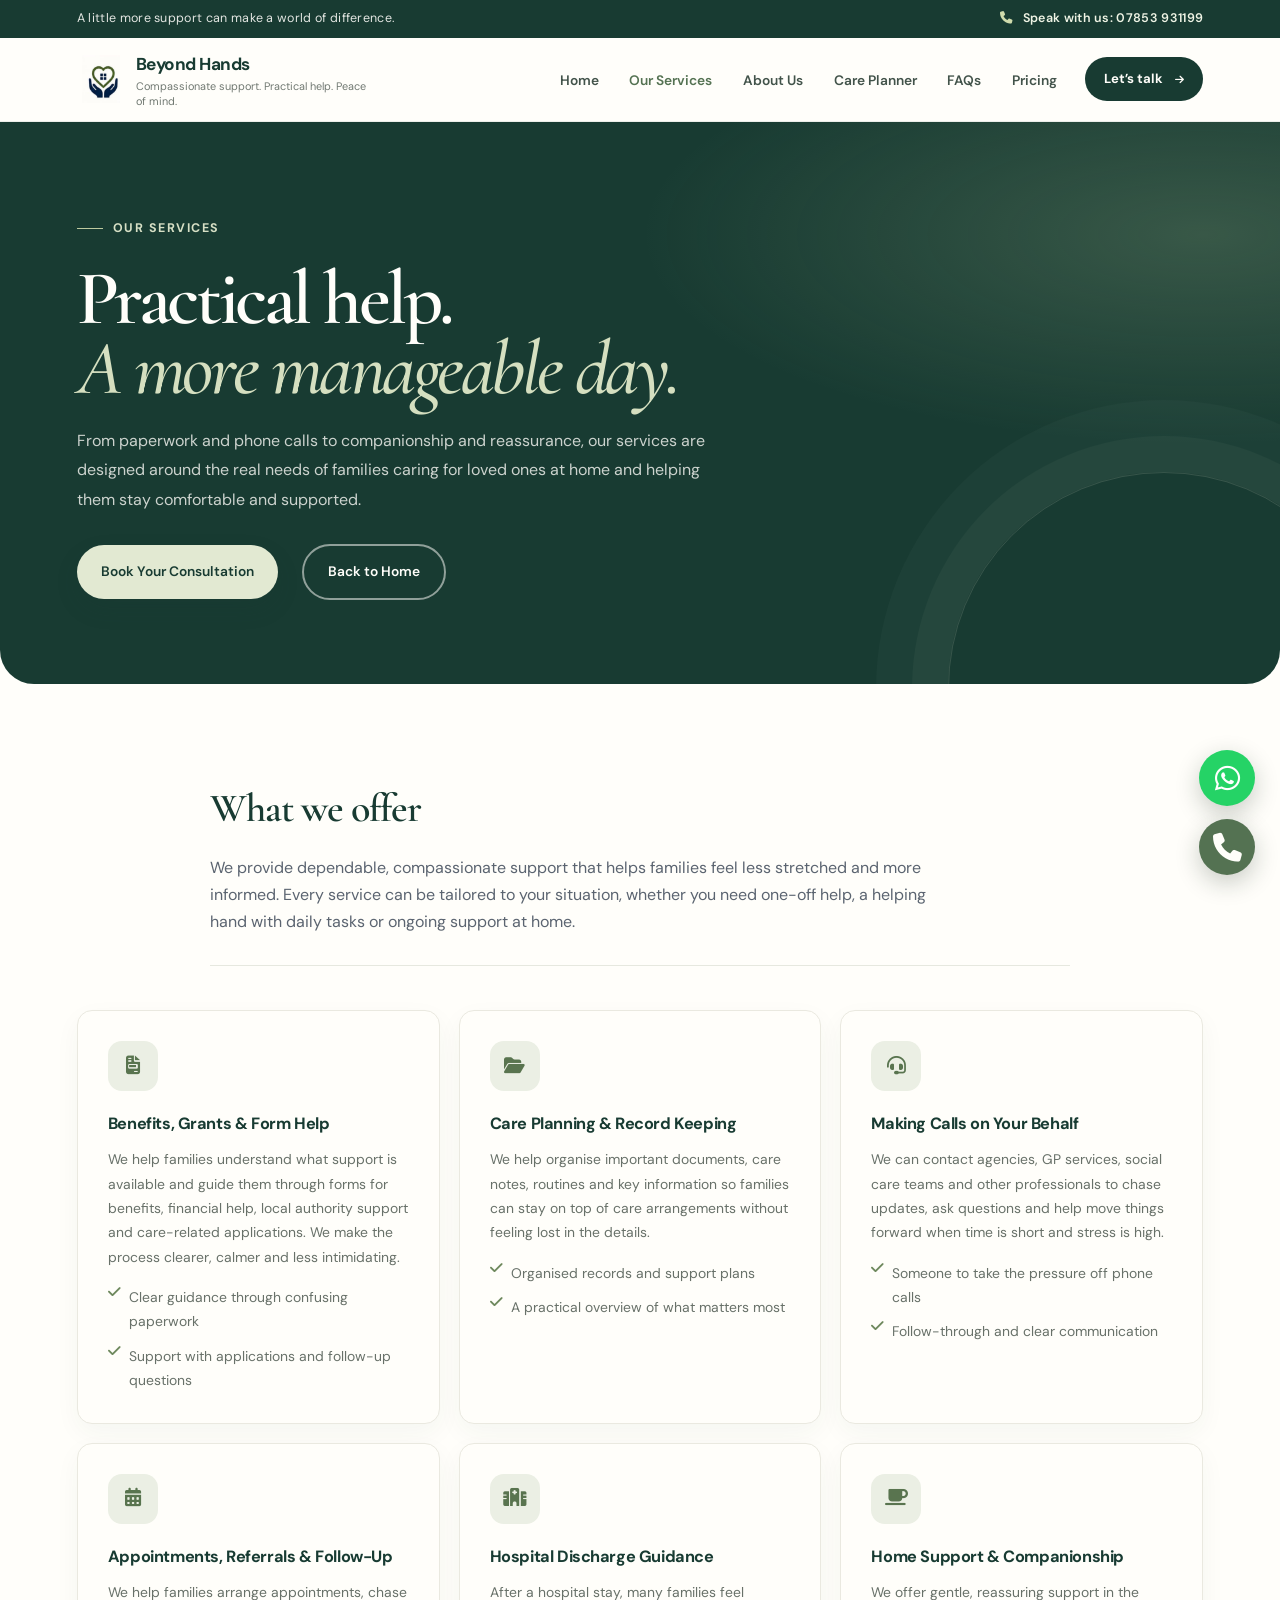
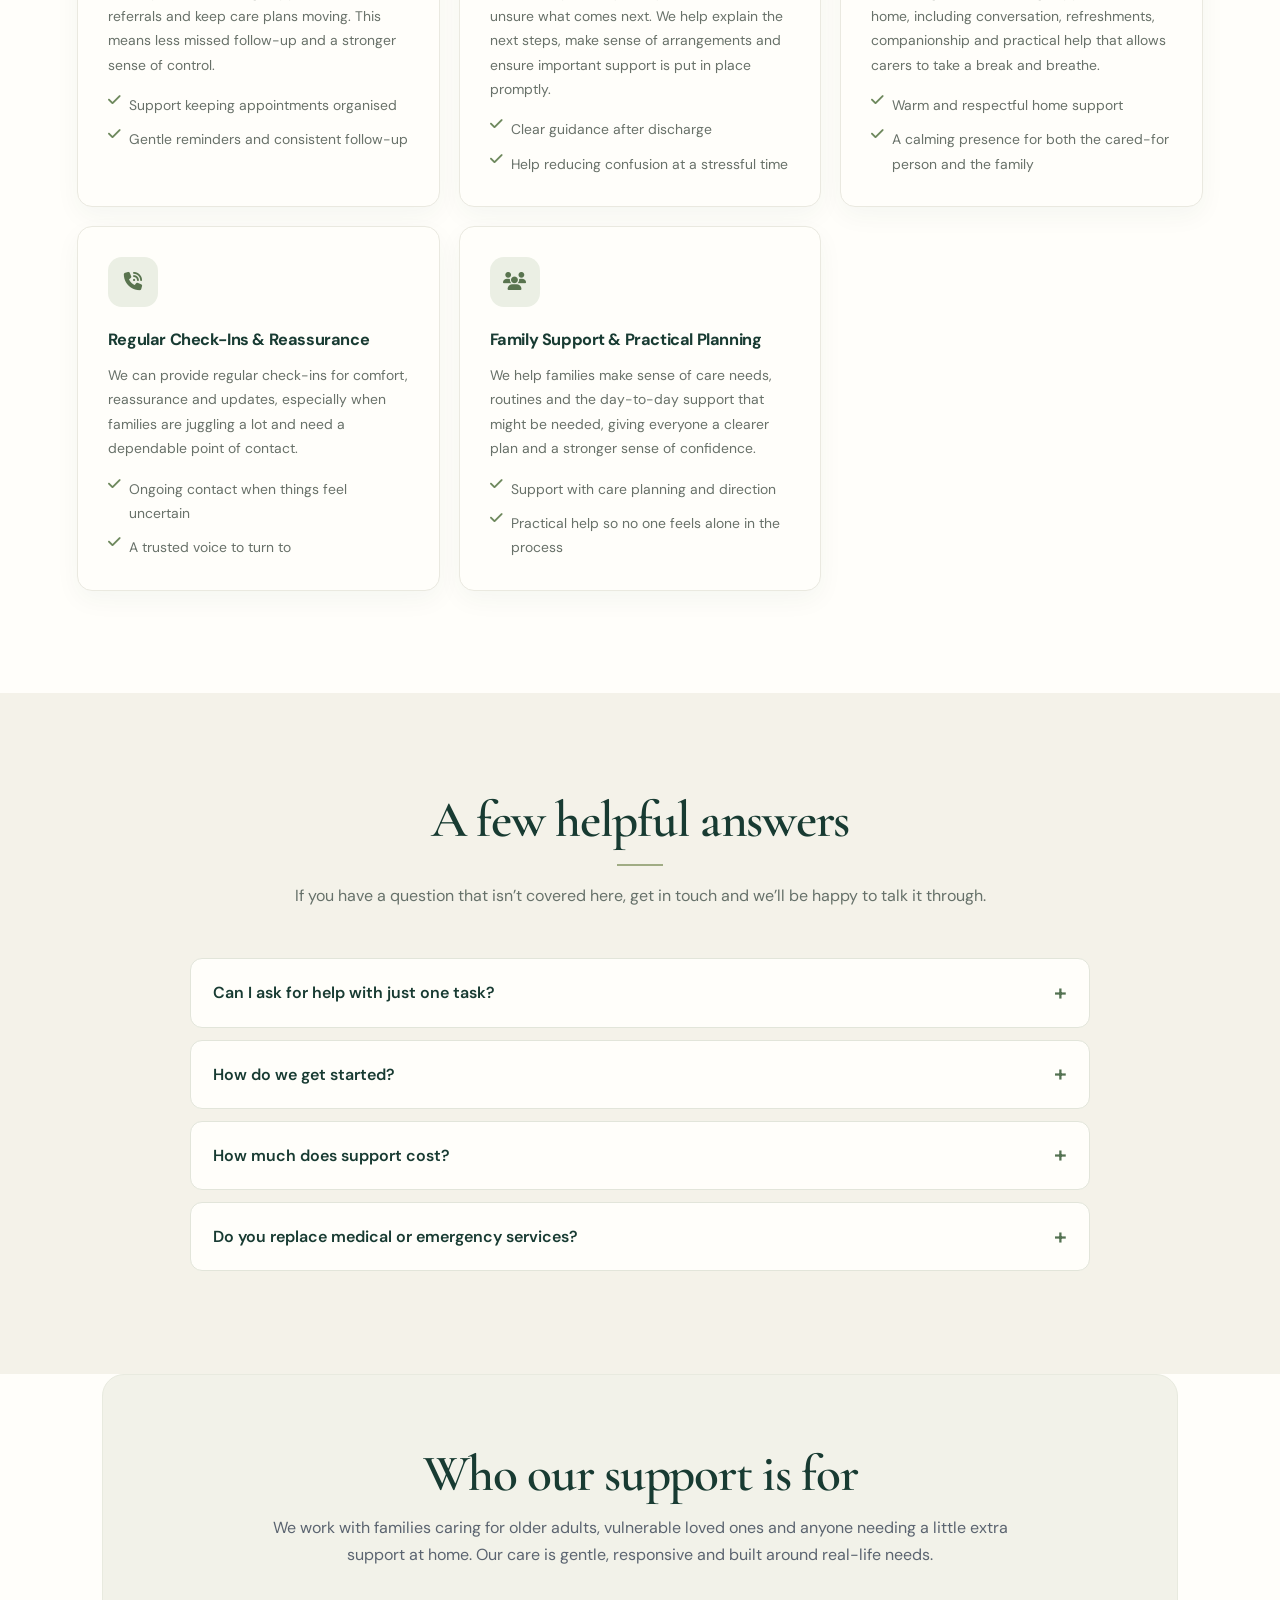
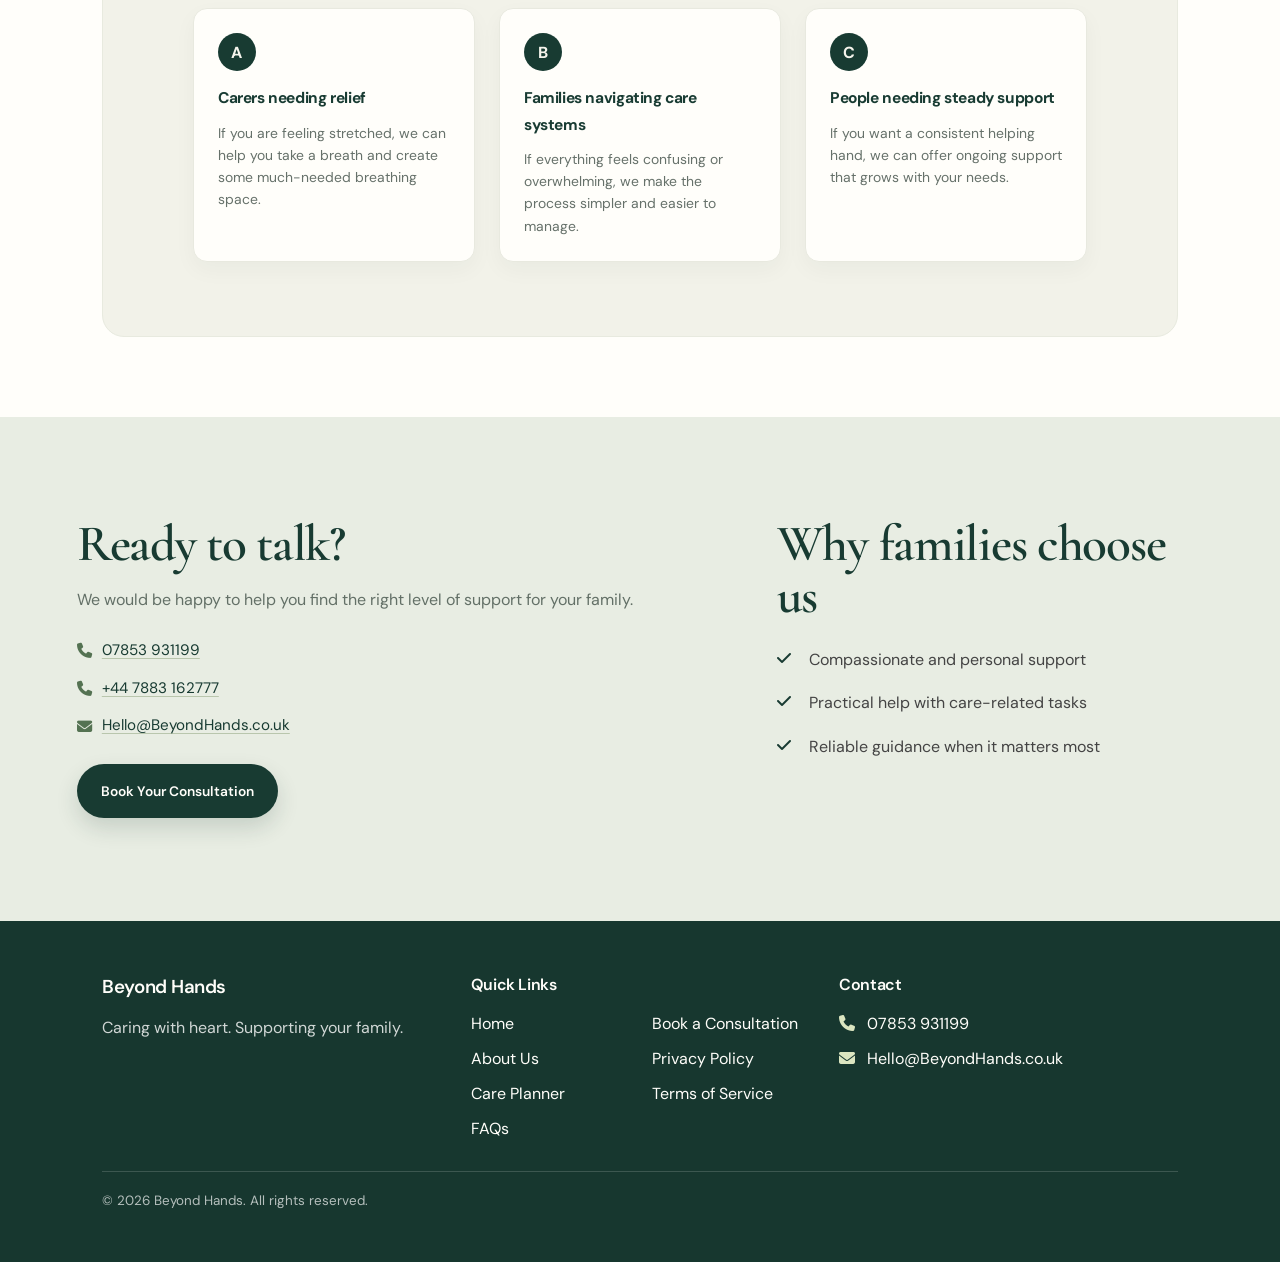
<file: services.html>
<!DOCTYPE html>
<html lang="en">
<head>
    <meta charset="UTF-8">
    <meta name="viewport" content="width=device-width, initial-scale=1.0">
    <title>Our Services | Beyond Hands</title>
    <meta name="description" content="Explore Beyond Hands practical family support, including help with forms, care planning, appointments, companionship and respite.">
    <link rel="icon" type="image/png" href="logo.png">
    <link rel="stylesheet" href="style.css">
    <link rel="preconnect" href="https://fonts.googleapis.com">
    <link href="https://fonts.googleapis.com/css2?family=Cormorant+Garamond:wght@500;600;700&family=DM+Sans:wght@400;500;600;700&display=swap" rel="stylesheet">
    <link rel="stylesheet" href="https://cdnjs.cloudflare.com/ajax/libs/font-awesome/6.5.1/css/all.min.css">
</head>
<body>
    <a class="skip-link" href="#main-content">Skip to content</a>
    <div class="topbar">
        <div class="topbar-inner">
            <span>A little more support can make a world of difference.</span>
            <a href="tel:+447853931199"><i class="fas fa-phone"></i> Speak with us: 07853 931199</a>
        </div>
    </div>
    <div class="sidebar-overlay"></div>
    <aside class="sidebar-drawer" id="mobile-navigation" aria-label="Mobile navigation" aria-hidden="true" inert>
        <div class="sidebar-header">
            <div class="sidebar-logo">
                <img src="logo.png" alt="Beyond Hands Logo">
                <h3>Beyond Hands</h3>
            </div>
            <button class="close-sidebar-btn" type="button" aria-label="Close navigation">
                <i class="fas fa-times"></i>
            </button>
        </div>
        <ul class="sidebar-links">
            <li><a href="index.html#home"><i class="fas fa-home"></i> Home</a></li>
            <li><a href="services.html"><i class="fas fa-hand-holding-heart"></i> Our Services</a></li>
            <li><a href="about.html"><i class="fas fa-info-circle"></i> About Us</a></li>
            <li><a href="resources.html"><i class="fas fa-clipboard-list"></i> Care Planner</a></li>
            <li><a href="faq.html"><i class="fas fa-circle-question"></i> FAQs</a></li>
            <li><a href="index.html#pricing"><i class="fas fa-tags"></i> Pricing</a></li>
            <li><a href="booking.html"><i class="fas fa-calendar-check"></i> Book Consultation</a></li>
        </ul>
        <div class="sidebar-footer">
            <p><i class="fas fa-phone"></i> <a href="tel:+447853931199">07853 931199</a></p>
            <p>Practical care, personal support.</p>
        </div>
    </aside>

    <nav class="navbar">
        <a href="index.html" class="logo">
            <img src="logo.png" alt="Beyond Hands Logo">
            <div>
                <h2>Beyond Hands</h2>
                <p>Compassionate support. Practical help. Peace of mind.</p>
            </div>
        </a>
        <ul class="nav-links">
            <li><a href="index.html#home">Home</a></li>
            <li><a href="services.html">Our Services</a></li>
            <li><a href="about.html">About Us</a></li>
            <li><a href="resources.html">Care Planner</a></li>
            <li><a href="faq.html">FAQs</a></li>
            <li><a href="index.html#pricing">Pricing</a></li>
        </ul>
        <a class="nav-cta" href="booking.html">Let’s talk <i class="fas fa-arrow-right"></i></a>
        <button class="menu-btn" type="button" aria-label="Open navigation" aria-controls="mobile-navigation" aria-expanded="false">
            <i class="fas fa-bars"></i>
        </button>
    </nav>

    <main id="main-content">
    <section class="page-hero">
        <div class="hero-content">
            <span class="hero-kicker"><span></span> Our services</span>
            <h1>Practical help.<br><em>A more manageable day.</em></h1>
            <p>From paperwork and phone calls to companionship and reassurance, our services are designed around the real needs of families caring for loved ones at home and helping them stay comfortable and supported.</p>
            <div class="hero-buttons">
                <a href="booking.html" class="btn">Book Your Consultation</a>
                <a href="index.html" class="btn-outline">Back to Home</a>
            </div>
        </div>
    </section>

    <section class="services-page-section">
        <div class="services-intro-card">
            <h2>What we offer</h2>
            <p>We provide dependable, compassionate support that helps families feel less stretched and more informed. Every service can be tailored to your situation, whether you need one-off help, a helping hand with daily tasks or ongoing support at home.</p>
        </div>

        <div class="service-grid large-grid">
            <div class="card">
                <i class="fas fa-file-invoice"></i>
                <h3>Benefits, Grants & Form Help</h3>
                <p>We help families understand what support is available and guide them through forms for benefits, financial help, local authority support and care-related applications. We make the process clearer, calmer and less intimidating.</p>
                <ul>
                    <li><i class="fas fa-check"></i> Clear guidance through confusing paperwork</li>
                    <li><i class="fas fa-check"></i> Support with applications and follow-up questions</li>
                </ul>
            </div>
            <div class="card">
                <i class="fas fa-folder-open"></i>
                <h3>Care Planning & Record Keeping</h3>
                <p>We help organise important documents, care notes, routines and key information so families can stay on top of care arrangements without feeling lost in the details.</p>
                <ul>
                    <li><i class="fas fa-check"></i> Organised records and support plans</li>
                    <li><i class="fas fa-check"></i> A practical overview of what matters most</li>
                </ul>
            </div>
            <div class="card">
                <i class="fas fa-headset"></i>
                <h3>Making Calls on Your Behalf</h3>
                <p>We can contact agencies, GP services, social care teams and other professionals to chase updates, ask questions and help move things forward when time is short and stress is high.</p>
                <ul>
                    <li><i class="fas fa-check"></i> Someone to take the pressure off phone calls</li>
                    <li><i class="fas fa-check"></i> Follow-through and clear communication</li>
                </ul>
            </div>
            <div class="card">
                <i class="fas fa-calendar-alt"></i>
                <h3>Appointments, Referrals & Follow-Up</h3>
                <p>We help families arrange appointments, chase referrals and keep care plans moving. This means less missed follow-up and a stronger sense of control.</p>
                <ul>
                    <li><i class="fas fa-check"></i> Support keeping appointments organised</li>
                    <li><i class="fas fa-check"></i> Gentle reminders and consistent follow-up</li>
                </ul>
            </div>
            <div class="card">
                <i class="fas fa-hospital"></i>
                <h3>Hospital Discharge Guidance</h3>
                <p>After a hospital stay, many families feel unsure what comes next. We help explain the next steps, make sense of arrangements and ensure important support is put in place promptly.</p>
                <ul>
                    <li><i class="fas fa-check"></i> Clear guidance after discharge</li>
                    <li><i class="fas fa-check"></i> Help reducing confusion at a stressful time</li>
                </ul>
            </div>
            <div class="card">
                <i class="fas fa-coffee"></i>
                <h3>Home Support & Companionship</h3>
                <p>We offer gentle, reassuring support in the home, including conversation, refreshments, companionship and practical help that allows carers to take a break and breathe.</p>
                <ul>
                    <li><i class="fas fa-check"></i> Warm and respectful home support</li>
                    <li><i class="fas fa-check"></i> A calming presence for both the cared-for person and the family</li>
                </ul>
            </div>
            <div class="card">
                <i class="fas fa-phone-volume"></i>
                <h3>Regular Check-Ins & Reassurance</h3>
                <p>We can provide regular check-ins for comfort, reassurance and updates, especially when families are juggling a lot and need a dependable point of contact.</p>
                <ul>
                    <li><i class="fas fa-check"></i> Ongoing contact when things feel uncertain</li>
                    <li><i class="fas fa-check"></i> A trusted voice to turn to</li>
                </ul>
            </div>
            <div class="card">
                <i class="fas fa-users"></i>
                <h3>Family Support & Practical Planning</h3>
                <p>We help families make sense of care needs, routines and the day-to-day support that might be needed, giving everyone a clearer plan and a stronger sense of confidence.</p>
                <ul>
                    <li><i class="fas fa-check"></i> Support with care planning and direction</li>
                    <li><i class="fas fa-check"></i> Practical help so no one feels alone in the process</li>
                </ul>
            </div>
        </div>
    </section>

    <section class="faq-section" aria-labelledby="faq-title">
        <div class="section-heading">
            <h2 class="section-title" id="faq-title">A few helpful answers</h2>
            <p>If you have a question that isn’t covered here, get in touch and we’ll be happy to talk it through.</p>
        </div>
        <div class="faq-list">
            <details class="faq-item">
                <summary>Can I ask for help with just one task?</summary>
                <p>Yes. You can get in touch about one-off help or ask about ongoing support. We’ll talk through what you need and what is available.</p>
            </details>
            <details class="faq-item">
                <summary>How do we get started?</summary>
                <p>Start with a no-pressure conversation. We’ll listen, answer your questions and discuss possible next steps together.</p>
            </details>
            <details class="faq-item">
                <summary>How much does support cost?</summary>
                <p>Costs depend on the type and amount of support. We’ll discuss a clear quote with you before you decide to go ahead.</p>
            </details>
            <details class="faq-item">
                <summary>Do you replace medical or emergency services?</summary>
                <p>No. Beyond Hands offers practical and companionship support, not medical care or emergency response. For urgent medical help, contact NHS 111 or call 999 in an emergency.</p>
            </details>
        </div>
    </section>

    <section class="support-section">
        <div class="support-intro">
            <h2>Who our support is for</h2>
            <p>We work with families caring for older adults, vulnerable loved ones and anyone needing a little extra support at home. Our care is gentle, responsive and built around real-life needs.</p>
        </div>
        <div class="steps-grid">
            <div class="step-card">
                <span class="step-number">A</span>
                <h3>Carers needing relief</h3>
                <p>If you are feeling stretched, we can help you take a breath and create some much-needed breathing space.</p>
            </div>
            <div class="step-card">
                <span class="step-number">B</span>
                <h3>Families navigating care systems</h3>
                <p>If everything feels confusing or overwhelming, we make the process simpler and easier to manage.</p>
            </div>
            <div class="step-card">
                <span class="step-number">C</span>
                <h3>People needing steady support</h3>
                <p>If you want a consistent helping hand, we can offer ongoing support that grows with your needs.</p>
            </div>
        </div>
    </section>

    <section class="contact-section">
        <div class="contact-container">
            <div class="contact-box">
                <h2>Ready to talk?</h2>
                <p>We would be happy to help you find the right level of support for your family.</p>
                <div class="contact-info">
                    <p><i class="fas fa-phone"></i> <a href="tel:+447853931199">07853 931199</a></p>
                    <p><i class="fas fa-phone"></i> <a href="tel:+447883162777">+44 7883 162777</a></p>
                    <p><i class="fas fa-envelope"></i> <a href="mailto:Hello@BeyondHands.co.uk">Hello@BeyondHands.co.uk</a></p>
                </div>
                <a href="booking.html" class="btn">Book Your Consultation</a>
            </div>
            <div class="find-us-box">
                <h2>Why families choose us</h2>
                <ul class="find-list">
                    <li><i class="fas fa-check"></i> Compassionate and personal support</li>
                    <li><i class="fas fa-check"></i> Practical help with care-related tasks</li>
                    <li><i class="fas fa-check"></i> Reliable guidance when it matters most</li>
                </ul>
            </div>
        </div>
    </section>
    </main>

    <a href="https://wa.me/447853931199?text=Hello%20Beyond%20Hands%2C%20I%E2%80%99d%20like%20to%20ask%20about%20your%20support."
       class="whatsapp-btn" aria-label="Message Beyond Hands on WhatsApp" title="Message us on WhatsApp" target="_blank" rel="noopener noreferrer">
        <i class="fab fa-whatsapp" aria-hidden="true"></i>
    </a>
    <a href="tel:+447853931199" class="call-btn" aria-label="Call Beyond Hands" title="Call Beyond Hands">
        <i class="fas fa-phone"></i>
    </a>

    <footer>
        <div class="footer-content">
            <div>
                <h3>Beyond Hands</h3>
                <p>Caring with heart. Supporting your family.</p>
            </div>
            <div>
                <h4>Quick Links</h4>
                <ul class="footer-links-two-col">
                    <li><a href="index.html">Home</a></li>
                    <li><a href="about.html">About Us</a></li>
                    <li><a href="resources.html">Care Planner</a></li>
                    <li><a href="faq.html">FAQs</a></li>
                    <li><a href="booking.html">Book a Consultation</a></li>
                    <li><a href="privacy.html">Privacy Policy</a></li>
                    <li><a href="terms.html">Terms of Service</a></li>
                </ul>
            </div>
            <div>
                <h4>Contact</h4>
                <ul>
                    <li><i class="fas fa-phone"></i> <a href="tel:+447853931199">07853 931199</a></li>
                    <li><i class="fas fa-envelope"></i> <a href="mailto:Hello@BeyondHands.co.uk">Hello@BeyondHands.co.uk</a></li>
                </ul>
            </div>
        </div>
    </footer>

    <script src="script.js"></script>
</body>
</html>
</file>
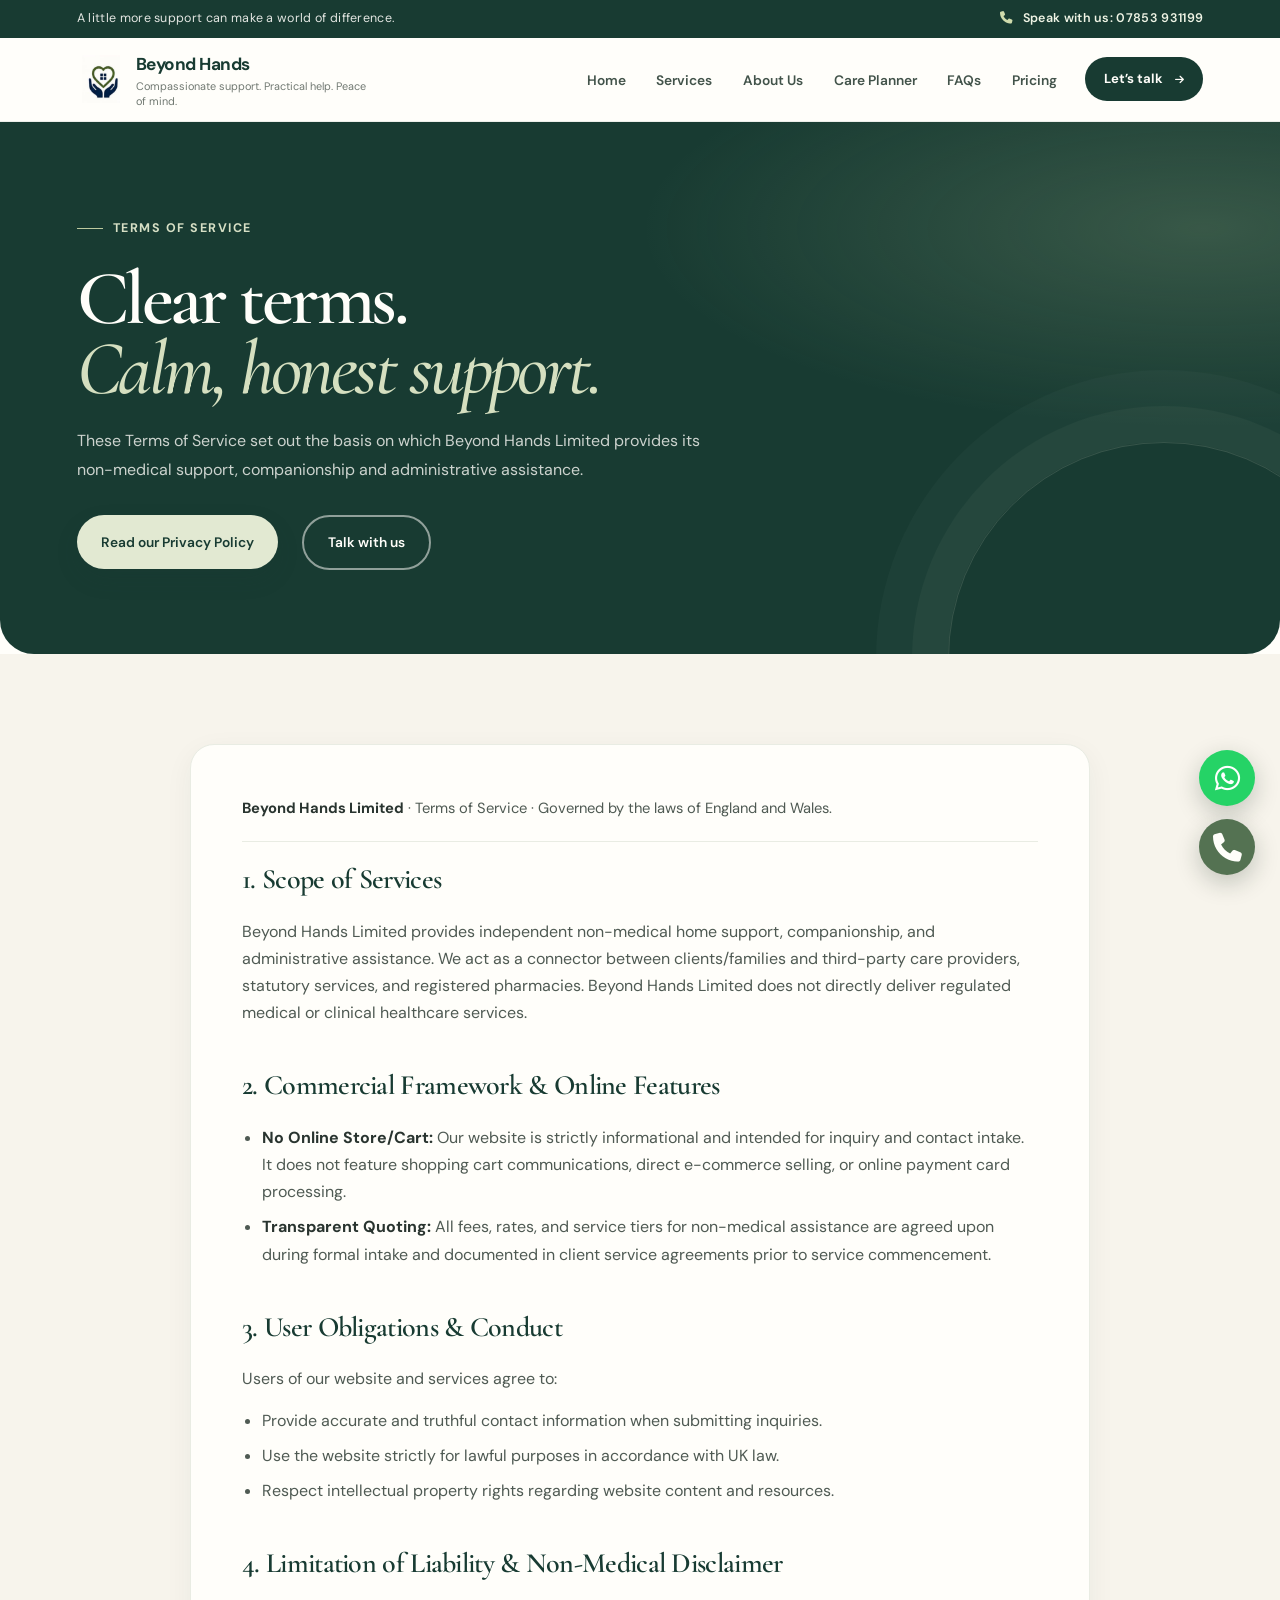
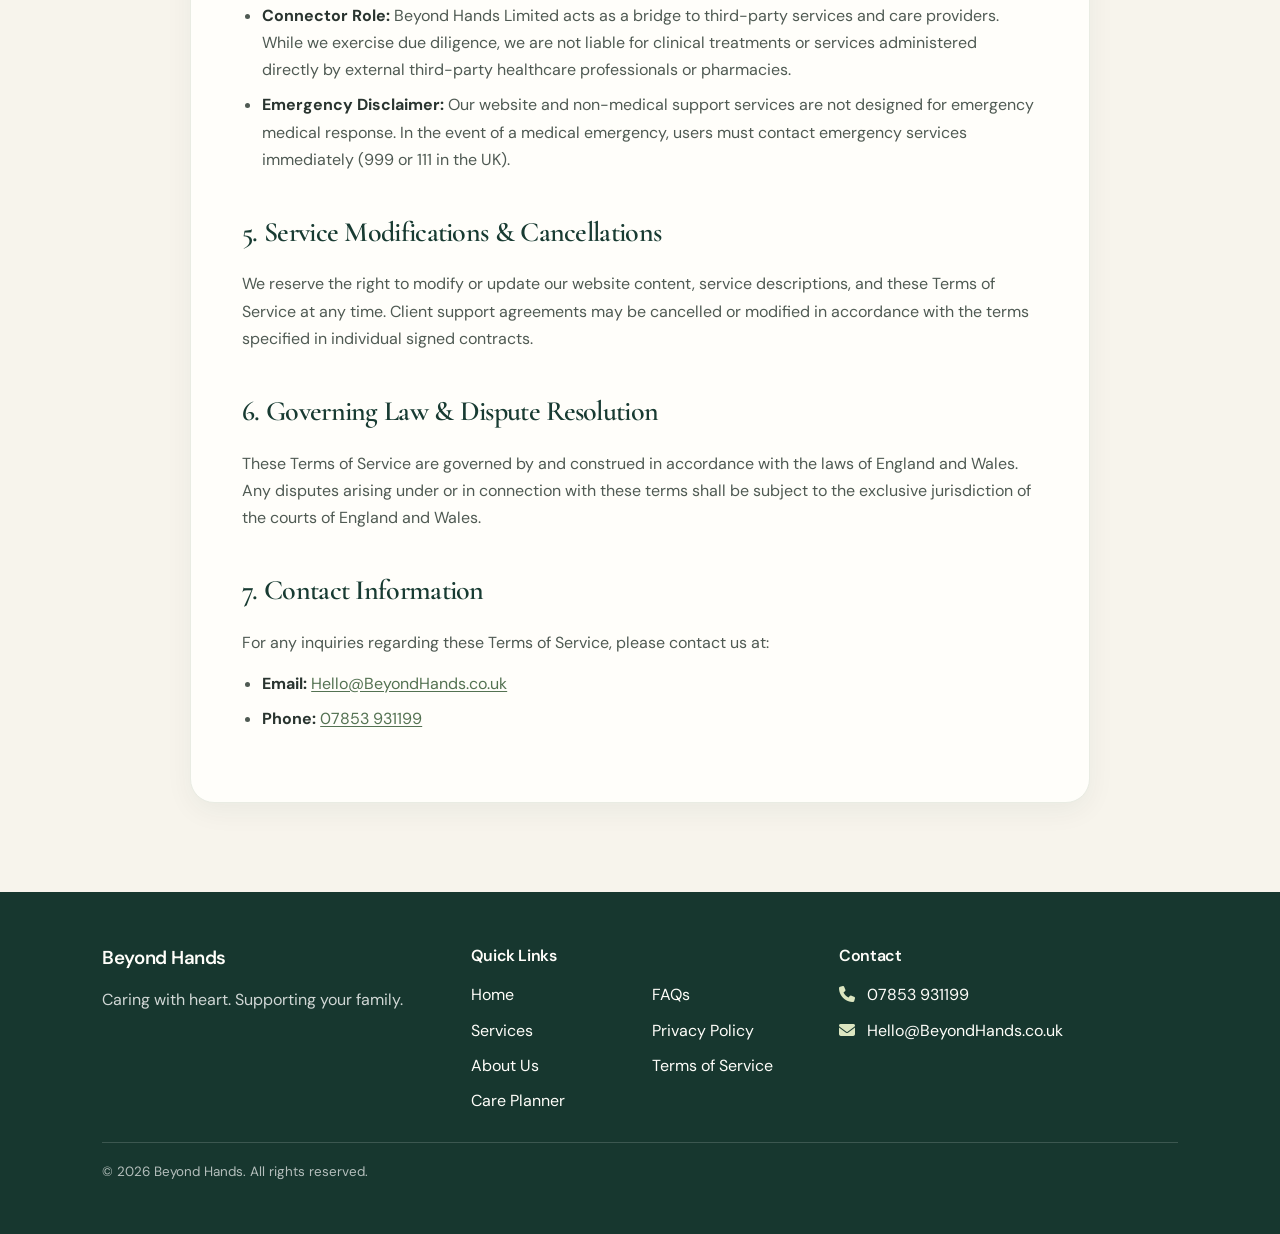
<file: terms.html>
<!DOCTYPE html>
<html lang="en">
<head>
    <meta charset="UTF-8">
    <meta name="viewport" content="width=device-width, initial-scale=1.0">
    <title>Terms of Service | Beyond Hands</title>
    <meta name="description" content="Read the Beyond Hands Limited Terms of Service, covering our non-medical support services, user obligations, liability and governing law.">
    <link rel="icon" type="image/png" href="logo.png">
    <link rel="stylesheet" href="style.css">
    <link rel="preconnect" href="https://fonts.googleapis.com">
    <link href="https://fonts.googleapis.com/css2?family=Cormorant+Garamond:wght@500;600;700&family=DM+Sans:wght@400;500;600;700&display=swap" rel="stylesheet">
    <link rel="stylesheet" href="https://cdnjs.cloudflare.com/ajax/libs/font-awesome/6.5.1/css/all.min.css">
</head>
<body>
    <a class="skip-link" href="#main-content">Skip to content</a>
    <div class="topbar">
        <div class="topbar-inner">
            <span>A little more support can make a world of difference.</span>
            <a href="tel:+447853931199"><i class="fas fa-phone"></i> Speak with us: 07853 931199</a>
        </div>
    </div>
    <div class="sidebar-overlay"></div>
    <aside class="sidebar-drawer" id="mobile-navigation" aria-label="Mobile navigation" aria-hidden="true" inert>
        <div class="sidebar-header">
            <div class="sidebar-logo">
                <img src="logo.png" alt="Beyond Hands Logo">
                <h3>Beyond Hands</h3>
            </div>
            <button class="close-sidebar-btn" type="button" aria-label="Close navigation"><i class="fas fa-times"></i></button>
        </div>
        <ul class="sidebar-links">
            <li><a href="index.html#home"><i class="fas fa-home"></i> Home</a></li>
            <li><a href="services.html"><i class="fas fa-hand-holding-heart"></i> Services</a></li>
            <li><a href="about.html"><i class="fas fa-info-circle"></i> About Us</a></li>
            <li><a href="resources.html"><i class="fas fa-clipboard-list"></i> Care Planner</a></li>
            <li><a href="faq.html"><i class="fas fa-circle-question"></i> FAQs</a></li>
            <li><a href="index.html#pricing"><i class="fas fa-tags"></i> Pricing</a></li>
            <li><a href="booking.html"><i class="fas fa-calendar-check"></i> Book Consultation</a></li>
        </ul>
        <div class="sidebar-footer">
            <p><i class="fas fa-phone"></i> <a href="tel:+447853931199">07853 931199</a></p>
            <p>Helping families with calm, compassionate support.</p>
        </div>
    </aside>

    <nav class="navbar">
        <a href="index.html" class="logo">
            <img src="logo.png" alt="Beyond Hands Logo">
            <div>
                <h2>Beyond Hands</h2>
                <p>Compassionate support. Practical help. Peace of mind.</p>
            </div>
        </a>
        <ul class="nav-links">
            <li><a href="index.html#home">Home</a></li>
            <li><a href="services.html">Services</a></li>
            <li><a href="about.html">About Us</a></li>
            <li><a href="resources.html">Care Planner</a></li>
            <li><a href="faq.html">FAQs</a></li>
            <li><a href="index.html#pricing">Pricing</a></li>
        </ul>
        <a class="nav-cta" href="booking.html">Let’s talk <i class="fas fa-arrow-right"></i></a>
        <button class="menu-btn" type="button" aria-label="Open navigation" aria-controls="mobile-navigation" aria-expanded="false"><i class="fas fa-bars"></i></button>
    </nav>

    <main id="main-content">
    <section class="page-hero">
        <div class="hero-content">
            <span class="hero-kicker"><span></span> Terms of Service</span>
            <h1>Clear terms.<br><em>Calm, honest support.</em></h1>
            <p>These Terms of Service set out the basis on which Beyond Hands Limited provides its non-medical support, companionship and administrative assistance.</p>
            <div class="hero-buttons">
                <a href="privacy.html" class="btn">Read our Privacy Policy</a>
                <a href="booking.html" class="btn-outline">Talk with us</a>
            </div>
        </div>
    </section>

    <section class="legal-page-section">
        <article class="legal-content">
            <p class="legal-meta"><strong>Beyond Hands Limited</strong> · Terms of Service · Governed by the laws of England and Wales.</p>

            <h2>1. Scope of Services</h2>
            <p>Beyond Hands Limited provides independent non-medical home support, companionship, and administrative assistance. We act as a connector between clients/families and third-party care providers, statutory services, and registered pharmacies. Beyond Hands Limited does not directly deliver regulated medical or clinical healthcare services.</p>

            <h2>2. Commercial Framework &amp; Online Features</h2>
            <ul>
                <li><strong>No Online Store/Cart:</strong> Our website is strictly informational and intended for inquiry and contact intake. It does not feature shopping cart communications, direct e-commerce selling, or online payment card processing.</li>
                <li><strong>Transparent Quoting:</strong> All fees, rates, and service tiers for non-medical assistance are agreed upon during formal intake and documented in client service agreements prior to service commencement.</li>
            </ul>

            <h2>3. User Obligations &amp; Conduct</h2>
            <p>Users of our website and services agree to:</p>
            <ul>
                <li>Provide accurate and truthful contact information when submitting inquiries.</li>
                <li>Use the website strictly for lawful purposes in accordance with UK law.</li>
                <li>Respect intellectual property rights regarding website content and resources.</li>
            </ul>

            <h2>4. Limitation of Liability &amp; Non-Medical Disclaimer</h2>
            <ul>
                <li><strong>Connector Role:</strong> Beyond Hands Limited acts as a bridge to third-party services and care providers. While we exercise due diligence, we are not liable for clinical treatments or services administered directly by external third-party healthcare professionals or pharmacies.</li>
                <li><strong>Emergency Disclaimer:</strong> Our website and non-medical support services are not designed for emergency medical response. In the event of a medical emergency, users must contact emergency services immediately (999 or 111 in the UK).</li>
            </ul>

            <h2>5. Service Modifications &amp; Cancellations</h2>
            <p>We reserve the right to modify or update our website content, service descriptions, and these Terms of Service at any time. Client support agreements may be cancelled or modified in accordance with the terms specified in individual signed contracts.</p>

            <h2>6. Governing Law &amp; Dispute Resolution</h2>
            <p>These Terms of Service are governed by and construed in accordance with the laws of England and Wales. Any disputes arising under or in connection with these terms shall be subject to the exclusive jurisdiction of the courts of England and Wales.</p>

            <h2>7. Contact Information</h2>
            <p>For any inquiries regarding these Terms of Service, please contact us at:</p>
            <ul>
                <li><strong>Email:</strong> <a href="mailto:Hello@BeyondHands.co.uk">Hello@BeyondHands.co.uk</a></li>
                <li><strong>Phone:</strong> <a href="tel:+447853931199">07853 931199</a></li>
            </ul>
        </article>
    </section>
    </main>

    <a href="https://wa.me/447853931199?text=Hello%20Beyond%20Hands%2C%20I%E2%80%99d%20like%20to%20ask%20about%20your%20support."
       class="whatsapp-btn" aria-label="Message Beyond Hands on WhatsApp" title="Message us on WhatsApp" target="_blank" rel="noopener noreferrer">
        <i class="fab fa-whatsapp" aria-hidden="true"></i>
    </a>
    <a href="tel:+447853931199" class="call-btn" aria-label="Call Beyond Hands" title="Call Beyond Hands">
        <i class="fas fa-phone"></i>
    </a>

    <footer>
        <div class="footer-content">
            <div>
                <h3>Beyond Hands</h3>
                <p>Caring with heart. Supporting your family.</p>
            </div>
            <div>
                <h4>Quick Links</h4>
                <ul class="footer-links-two-col">
                    <li><a href="index.html">Home</a></li>
                    <li><a href="services.html">Services</a></li>
                    <li><a href="about.html">About Us</a></li>
                    <li><a href="resources.html">Care Planner</a></li>
                    <li><a href="faq.html">FAQs</a></li>
                    <li><a href="privacy.html">Privacy Policy</a></li>
                    <li><a href="terms.html">Terms of Service</a></li>
                </ul>
            </div>
            <div>
                <h4>Contact</h4>
                <ul>
                    <li><i class="fas fa-phone"></i> <a href="tel:+447853931199">07853 931199</a></li>
                    <li><i class="fas fa-envelope"></i> <a href="mailto:Hello@BeyondHands.co.uk">Hello@BeyondHands.co.uk</a></li>
                </ul>
            </div>
        </div>
    </footer>

    <script src="script.js"></script>
</body>
</html>
</file>
<file: style.css>
:root {
    --navy: #0B2545;
    --green: #5B6D28;
    --light: #FBFBFA;
    --dark: #2D3134;
    --white: #ffffff;
}

* {
    margin: 0;
    padding: 0;
    box-sizing: border-box;
    font-family: 'Poppins', sans-serif;
    scroll-behavior: smooth;
}

body {
    background: var(--light);
    color: var(--dark);
    overflow-x: hidden;
}

body.sidebar-open {
    overflow: hidden;
}

img {
    max-width: 100%;
    display: block;
}

a {
    text-decoration: none;
}

section {
    padding: 80px 8%;
}

.navbar {
    position: sticky;
    top: 0;
    z-index: 1000;
    display: flex;
    justify-content: space-between;
    align-items: center;
    padding: 15px 8%;
    background: var(--white);
    box-shadow: 0 2px 15px rgba(0,0,0,.05);
}

.logo {
    display: flex;
    align-items: center;
    gap: 15px;
}

.logo img {
    height: 55px;
    object-fit: contain;
}

.logo h2 {
    font-size: 1.3rem;
    color: var(--navy);
    font-weight: 700;
}

.logo p {
    font-size: .75rem;
    color: #666;
}

.nav-links {
    display: flex;
    gap: 30px;
    list-style: none;
}

.nav-links a {
    font-weight: 500;
    color: var(--navy);
    transition: .3s;
}

.nav-links a:hover {
    color: var(--green);
}

.menu-btn {
    display: none;
    font-size: 1.5rem;
    cursor: pointer;
    color: var(--navy);
}

.sidebar-overlay {
    position: fixed;
    top: 0;
    left: 0;
    width: 100vw;
    height: 100vh;
    background: rgba(11, 37, 69, 0.4);
    backdrop-filter: blur(4px);
    z-index: 1999;
    opacity: 0;
    pointer-events: none;
    transition: opacity 0.4s ease;
}

.sidebar-overlay.active {
    opacity: 1;
    pointer-events: auto;
}

.sidebar-drawer {
    position: fixed;
    top: 0;
    right: -320px;
    width: 320px;
    height: 100vh;
    background: var(--white);
    z-index: 2000;
    box-shadow: -5px 0 25px rgba(0,0,0,0.15);
    display: flex;
    flex-direction: column;
    padding: 30px 25px;
    transition: right 0.4s cubic-bezier(0.16, 1, 0.3, 1);
}

.sidebar-drawer.active {
    right: 0;
}

.sidebar-header {
    display: flex;
    justify-content: space-between;
    align-items: center;
    margin-bottom: 40px;
}

.sidebar-logo {
    display: flex;
    align-items: center;
    gap: 12px;
}

.sidebar-logo img {
    height: 40px;
}

.sidebar-logo h3 {
    color: var(--navy);
    font-size: 1.2rem;
}

.close-sidebar-btn {
    font-size: 1.5rem;
    color: #888;
    cursor: pointer;
    transition: color 0.2s;
}

.close-sidebar-btn:hover {
    color: var(--navy);
}

.sidebar-links {
    list-style: none;
    display: flex;
    flex-direction: column;
    gap: 20px;
}

.sidebar-links li a {
    font-size: 1.15rem;
    font-weight: 500;
    color: var(--navy);
    display: flex;
    align-items: center;
    gap: 15px;
    padding: 12px 15px;
    border-radius: 8px;
    background: var(--light);
    transition: all 0.3s ease;
}

.sidebar-links li a:hover {
    background: var(--green);
    color: var(--white);
    padding-left: 20px;
}

.sidebar-footer {
    margin-top: auto;
    border-top: 1px solid #eee;
    padding-top: 20px;
    font-size: 0.9rem;
    color: #666;
}

.sidebar-footer p i {
    color: var(--green);
    margin-right: 5px;
}

.hero {
    display: grid;
    grid-template-columns: 1.2fr 0.8fr;
    align-items: center;
    gap: 40px;
    min-height: 85vh;
    background: linear-gradient(135deg, #ffffff 0%, var(--light) 100%);
}

.badge {
    display: inline-block;
    background: rgba(91, 109, 40, 0.1);
    color: var(--green);
    padding: 8px 16px;
    border-radius: 30px;
    font-weight: 600;
    font-size: 0.85rem;
    margin-bottom: 25px;
}

.hero-content h1 {
    font-size: 3rem;
    line-height: 1.25;
    color: var(--navy);
    margin-bottom: 25px;
}

.hero-content p {
    font-size: 1.1rem;
    margin-bottom: 30px;
    color: #4A5056;
    line-height: 1.7;
}

.hero-buttons {
    display: flex;
    gap: 15px;
    flex-wrap: wrap;
}

.hero-highlights {
    display: flex;
    flex-wrap: wrap;
    gap: 12px;
    margin-top: 24px;
}

.hero-highlights span {
    background: #f5f7ee;
    color: var(--navy);
    padding: 10px 14px;
    border-radius: 999px;
    font-size: 0.9rem;
    font-weight: 500;
}

.hero-highlights i {
    color: var(--green);
    margin-right: 6px;
}

.btn {
    padding: 14px 30px;
    background: var(--navy);
    color: var(--white);
    border-radius: 8px;
    font-weight: 600;
    transition: .3s ease;
}

.btn:hover {
    background: var(--green);
    transform: translateY(-2px);
}

.btn-outline {
    padding: 14px 30px;
    border: 2px solid var(--navy);
    color: var(--navy);
    border-radius: 8px;
    font-weight: 600;
    transition: .3s ease;
}

.btn-outline:hover {
    background: var(--navy);
    color: var(--white);
}

.hero-image img {
    border-radius: 30px;
    box-shadow: 0 15px 35px rgba(0,0,0,.1);
    width: 100%;
    object-fit: cover;
}

.features {
    display: grid;
    grid-template-columns: repeat(auto-fit, minmax(250px, 1fr));
    gap: 30px;
    background: var(--white);
    border-top: 1px solid #eee;
}

.feature-card {
    padding: 30px;
    text-align: center;
    border-radius: 12px;
    background: var(--light);
    transition: .3s;
}

.feature-card i {
    font-size: 2rem;
    color: var(--navy);
    margin-bottom: 15px;
}

.feature-card h3 {
    font-size: 1.15rem;
    color: var(--navy);
    margin-bottom: 8px;
}

.feature-card p {
    font-size: 0.92rem;
    color: #666;
    line-height: 1.6;
}

.section-heading {
    max-width: 780px;
    margin: 0 auto 50px;
    text-align: center;
}

.section-heading p {
    margin-top: 14px;
    color: #5b6470;
    line-height: 1.7;
}

.inline-btn {
    display: inline-block;
    margin-top: 20px;
    color: var(--green);
    font-weight: 600;
}

.inline-btn:hover {
    color: var(--navy);
}

.section-title {
    text-align: center;
    font-size: 2.2rem;
    margin-bottom: 10px;
    color: var(--navy);
    position: relative;
}

.section-title::after {
    content: '';
    display: block;
    width: 50px;
    height: 3px;
    background: var(--green);
    margin: 12px auto 0;
}

.service-grid {
    display: grid;
    grid-template-columns: repeat(auto-fit, minmax(min(300px, 100%), 1fr));
    gap: 30px;
}

.card {
    background: var(--white);
    padding: 35px;
    border-radius: 16px;
    box-shadow: 0 5px 20px rgba(0,0,0,.03);
    border: 1px solid #f0f0f0;
    transition: .3s ease;
}

.card:hover {
    transform: translateY(-5px);
    box-shadow: 0 15px 30px rgba(0,0,0,.08);
    border-color: var(--green);
}

.card i {
    font-size: 1.8rem;
    color: var(--green);
    margin-bottom: 20px;
}

.card h3 {
    margin-bottom: 12px;
    color: var(--navy);
    font-size: 1.25rem;
}

.card p {
    font-size: 0.95rem;
    line-height: 1.6;
    color: #555;
}

.card ul {
    list-style: none;
    display: flex;
    flex-direction: column;
    gap: 10px;
    margin-top: 16px;
}

.card li {
    font-size: 0.92rem;
    color: #5d6370;
    display: flex;
    align-items: flex-start;
    gap: 8px;
}

.card li i {
    margin: 0;
    color: var(--green);
    font-size: 0.9rem;
}

.support-section {
    background: linear-gradient(135deg, #f8f9f0 0%, #ffffff 100%);
    border-radius: 24px;
    margin: 0 8% 80px;
    padding: 60px 6%;
}

.support-intro {
    max-width: 760px;
    margin: 0 auto 40px;
    text-align: center;
}

.support-intro h2 {
    font-size: 2rem;
    color: var(--navy);
    margin-bottom: 14px;
}

.support-intro p {
    color: #5b6470;
    line-height: 1.7;
}

.steps-grid {
    display: grid;
    grid-template-columns: repeat(auto-fit, minmax(220px, 1fr));
    gap: 24px;
}

.step-card {
    background: var(--white);
    border: 1px solid #ecefe1;
    border-radius: 16px;
    padding: 24px;
    box-shadow: 0 8px 25px rgba(0,0,0,.03);
}

.step-number {
    display: inline-flex;
    width: 38px;
    height: 38px;
    align-items: center;
    justify-content: center;
    border-radius: 50%;
    background: rgba(91, 109, 40, 0.12);
    color: var(--green);
    font-weight: 700;
    margin-bottom: 14px;
}

.step-card h3 {
    color: var(--navy);
    margin-bottom: 10px;
}

.step-card p {
    color: #5b6470;
    line-height: 1.6;
    font-size: 0.95rem;
}

.about-intro {
    padding: 80px 8% 40px;
}

.about-intro-content {
    background: linear-gradient(135deg, #ffffff 0%, #f6f8ea 100%);
    border: 1px solid #ecefe1;
    border-radius: 24px;
    padding: 40px;
    max-width: 1000px;
    margin: 0 auto;
    box-shadow: 0 10px 25px rgba(0,0,0,.04);
}

.about-intro-content h2 {
    font-size: 2rem;
    color: var(--navy);
    margin-bottom: 16px;
}

.about-intro-content p {
    color: #5b6470;
    line-height: 1.8;
    max-width: 760px;
}

.testimonials-section {
    padding-top: 20px;
    padding-bottom: 20px;
}

.testimonial-grid {
    display: grid;
    grid-template-columns: repeat(auto-fit, minmax(250px, 1fr));
    gap: 24px;
}

.testimonial-card {
    background: var(--white);
    border: 1px solid #ecefe1;
    border-radius: 18px;
    padding: 24px;
    box-shadow: 0 8px 20px rgba(0,0,0,.03);
}

.testimonial-card p {
    color: #4b5563;
    line-height: 1.7;
    margin-bottom: 14px;
}

.testimonial-card strong {
    color: var(--navy);
}

.about {
    background: linear-gradient(135deg, #5B6D28 0%, #7a8f39 100%);
    color: var(--white);
    border-radius: 24px;
    margin: 0 8% 80px;
    padding: 60px;
    box-shadow: 0 15px 35px rgba(91, 109, 40, 0.15);
}

.about h2 {
    font-size: 2.2rem;
    margin-bottom: 30px;
    text-align: center;
}

.why-list {
    list-style: none;
    max-width: 800px;
    margin: 0 auto;
    display: flex;
    flex-direction: column;
    gap: 20px;
}

.why-list li {
    font-size: 1.05rem;
    display: flex;
    align-items: flex-start;
    gap: 15px;
    line-height: 1.6;
}

.why-list i {
    font-size: 1.3rem;
    color: #DCE6C1;
    margin-top: 3px;
}

.pricing-grid {
    display: grid;
    grid-template-columns: repeat(auto-fit, minmax(280px, 1fr));
    gap: 30px;
}

.price-card {
    background: var(--white);
    padding: 40px 30px;
    border-radius: 16px;
    text-align: center;
    box-shadow: 0 5px 20px rgba(0,0,0,.03);
    border-top: 4px solid var(--navy);
}

.price-card i {
    font-size: 2.2rem;
    color: var(--navy);
    margin-bottom: 15px;
}

.price-card h3 {
    margin-bottom: 10px;
    color: var(--navy);
}

.price-card p {
    color: #666;
    font-size: 0.95rem;
    line-height: 1.7;
}

.contact-section {
    background: var(--white);
    border-top: 1px solid #eee;
}

.contact-container {
    display: grid;
    grid-template-columns: 1.2fr 0.8fr;
    gap: 60px;
}

.contact-box h2, .find-us-box h2 {
    color: var(--navy);
    font-size: 1.8rem;
    margin-bottom: 15px;
}

.contact-info {
    margin: 25px 0;
}

.contact-info p {
    margin-bottom: 12px;
    font-size: 1.05rem;
    display: flex;
    align-items: center;
    gap: 10px;
}

.contact-info i {
    color: var(--green);
}

.contact-form {
    display: flex;
    flex-direction: column;
    gap: 15px;
}

.contact-form input, .contact-form textarea, .contact-form select {
    padding: 14px;
    border: 1px solid #ddd;
    border-radius: 8px;
    font-size: 0.95rem;
    background: var(--light);
}

.contact-form textarea {
    height: 120px;
    resize: none;
}

.contact-form button {
    padding: 14px;
    border: none;
    background: var(--navy);
    color: var(--white);
    font-weight: 600;
    border-radius: 8px;
    cursor: pointer;
    transition: .3s;
}

.contact-form button:hover {
    background: var(--green);
}

.find-list {
    list-style: none;
    display: flex;
    flex-direction: column;
    gap: 18px;
    margin-top: 25px;
}

.find-list li {
    display: flex;
    align-items: flex-start;
    gap: 12px;
    font-size: 1rem;
    color: #444;
    line-height: 1.6;
}

.find-list i {
    color: var(--navy);
    width: 20px;
    margin-top: 3px;
}

.call-btn {
    position: fixed;
    right: 25px;
    bottom: 25px;
    width: 60px;
    height: 60px;
    background: var(--green);
    border-radius: 50%;
    display: flex;
    justify-content: center;
    align-items: center;
    font-size: 1.8rem;
    color: var(--white);
    text-decoration: none;
    box-shadow: 0 8px 20px rgba(0,0,0,.2);
    z-index: 999;
    transition: .3s;
}

.whatsapp-btn {
    position: fixed;
    right: 25px;
    bottom: 94px;
    z-index: 999;
    display: flex;
    width: 56px;
    height: 56px;
    align-items: center;
    justify-content: center;
    border-radius: 50%;
    background: #25d366;
    color: #fff;
    font-size: 1.8rem;
    text-decoration: none;
    box-shadow: 0 8px 24px rgba(20, 40, 25, .23);
    transition: transform .2s ease, box-shadow .2s ease;
}

.call-btn:hover,
.whatsapp-btn:hover {
    transform: scale(1.05);
}

footer {
    background: var(--navy);
    color: var(--white);
    padding: 50px 8%;
}

.content-page-section {
    display: grid;
    grid-template-columns: repeat(auto-fit, minmax(280px, 1fr));
    gap: 24px;
    padding: 40px 8% 80px;
}

.content-card {
    background: var(--white);
    padding: 28px;
    border-radius: 18px;
    box-shadow: 0 8px 24px rgba(0,0,0,.04);
    border: 1px solid #ecefe1;
}

.content-card h2 {
    color: var(--navy);
    margin-bottom: 12px;
}

.content-card p {
    color: #5b6470;
    line-height: 1.7;
}

.footer-content {
    display: grid;
    grid-template-columns: repeat(auto-fit, minmax(220px, 1fr));
    gap: 30px;
    align-items: start;
}

footer h3, footer h4 {
    margin-bottom: 12px;
}

footer p, footer li {
    color: rgba(255,255,255,0.8);
    line-height: 1.7;
}

footer ul {
    list-style: none;
    display: flex;
    flex-direction: column;
    gap: 8px;
}

footer a {
    color: var(--white);
}

footer i {
    margin-right: 8px;
    color: #DCE6C1;
}

.hidden {
    opacity: 0;
    transform: translateY(30px);
    transition: all 0.6s ease-out;
}

.show {
    opacity: 1;
    transform: translateY(0);
}

.page-hero {
    padding: 70px 8% 50px;
    background: linear-gradient(135deg, #ffffff 0%, #f7f8ef 100%);
}

.page-hero .hero-content h1 {
    font-size: 2.6rem;
}

.page-hero .hero-content p {
    max-width: 720px;
}

.services-page-section {
    padding-top: 20px;
}

.services-intro-card {
    background: var(--white);
    border: 1px solid #ecefe1;
    border-radius: 24px;
    padding: 32px;
    margin: 0 auto 35px;
    max-width: 900px;
    box-shadow: 0 10px 25px rgba(0,0,0,.04);
}

.services-intro-card h2 {
    color: var(--navy);
    margin-bottom: 12px;
}

.services-intro-card p {
    color: #5b6470;
    line-height: 1.7;
}

.large-grid {
    grid-template-columns: repeat(auto-fit, minmax(280px, 1fr));
}

.booking-layout {
    display: grid;
    grid-template-columns: 0.95fr 1.05fr;
    gap: 40px;
    align-items: start;
}

.consultation-summary {
    background: var(--white);
    border: 1px solid #ecefe1;
    border-radius: 24px;
    padding: 32px;
    box-shadow: 0 10px 25px rgba(0,0,0,.04);
}

.consultation-summary h2 {
    color: var(--navy);
    font-size: 1.6rem;
    margin-bottom: 14px;
}

.summary-list {
    list-style: none;
    display: flex;
    flex-direction: column;
    gap: 12px;
    margin-top: 20px;
}

.summary-list li {
    display: flex;
    align-items: flex-start;
    gap: 10px;
    color: #495057;
    line-height: 1.6;
}

.summary-list i {
    color: var(--green);
    margin-top: 3px;
}

.consultation-card {
    margin-top: 20px;
    padding: 18px 20px;
    background: #f8f9f0;
    border-radius: 14px;
    color: #4b5563;
}

.consultation-card strong {
    color: var(--navy);
}

@media(max-width: 900px) {
    section { padding: 50px 5%; }
    .hero, .booking-layout { grid-template-columns: 1fr; text-align: center; }
    .hero-buttons, .hero-highlights { justify-content: center; }
    .about { margin: 0 5% 50px; padding: 40px 20px; }
    .contact-container { grid-template-columns: 1fr; gap: 40px; }
    .nav-links { display: none; }
    .menu-btn { display: block; }
    .page-hero { padding: 60px 5% 40px; }
}

@media(max-width: 600px) {
    .hero-content h1 { font-size: 2.3rem; }
    .hero-buttons { flex-direction: column; }
    .btn, .btn-outline { width: 100%; text-align: center; }
    .support-section { margin: 0 5% 50px; padding: 40px 20px; }
}

/* Shared visual and interaction refinements */
:root {
    --navy: #183c3a;
    --green: #617b55;
    --light: #f7f7f2;
    --dark: #303936;
    --white: #fff;
    --sage-pale: #edf1e8;
    --muted: #626c67;
    --shadow-soft: 0 14px 40px rgba(24, 60, 58, .08);
}

html {
    scroll-behavior: smooth;
    scroll-padding-top: 95px;
}

body {
    font-family: 'Poppins', sans-serif;
    line-height: 1.65;
    color: var(--dark);
}

a {
    color: inherit;
}

a:focus-visible,
button:focus-visible,
summary:focus-visible,
input:focus-visible,
textarea:focus-visible,
select:focus-visible {
    outline: 3px solid #a7bd7e;
    outline-offset: 3px;
}

.skip-link {
    position: fixed;
    top: 12px;
    left: 12px;
    z-index: 3000;
    padding: 10px 16px;
    border-radius: 8px;
    background: var(--navy);
    color: var(--white);
    transform: translateY(-160%);
}

.skip-link:focus {
    transform: translateY(0);
}

.navbar {
    padding-top: 12px;
    padding-bottom: 12px;
    transition: box-shadow .25s ease, padding .25s ease;
}

.navbar.is-scrolled {
    box-shadow: 0 8px 28px rgba(24, 60, 58, .13);
}

.logo {
    gap: 12px;
}

.logo img {
    height: 52px;
}

.logo p {
    line-height: 1.35;
}

.nav-links {
    align-items: center;
    gap: clamp(14px, 2vw, 28px);
}

.nav-links a {
    font-size: .92rem;
}

.nav-links a[aria-current="page"] {
    color: var(--green);
}

.menu-btn,
.close-sidebar-btn {
    border: 0;
    background: transparent;
    cursor: pointer;
}

.sidebar-drawer {
    width: min(360px, 88vw);
    right: -100%;
    height: 100vh;
    height: 100dvh;
}

.sidebar-drawer.active {
    right: 0;
}

.sidebar-overlay {
    z-index: 1999;
}

.sidebar-drawer {
    z-index: 2000;
}

.hero {
    position: relative;
    min-height: min(760px, calc(100vh - 78px));
    gap: clamp(28px, 5vw, 72px);
    background:
        radial-gradient(ellipse at 88% 18%, rgba(207, 219, 190, .42), transparent 36%),
        linear-gradient(135deg, #fff 0%, #f5f6ef 100%);
}

.hero-content h1,
.page-hero .hero-content h1 {
    max-width: 760px;
    font-size: clamp(2.45rem, 5vw, 4.35rem);
    line-height: 1.12;
    letter-spacing: -.045em;
}

.hero-content p,
.page-hero .hero-content p {
    max-width: 680px;
    line-height: 1.8;
}

.badge {
    background: var(--sage-pale);
    letter-spacing: .035em;
}

.hero-image {
    position: relative;
}

.hero-image::before {
    content: "";
    position: absolute;
    z-index: 0;
    inset: 18px -16px -16px 18px;
    border: 1px solid rgba(97, 123, 85, .32);
    border-radius: 32px;
}

.hero-image img {
    position: relative;
    aspect-ratio: 4 / 4.3;
    max-height: 570px;
    object-fit: cover;
    border-radius: 28px;
    box-shadow: var(--shadow-soft);
}

.btn,
.btn-outline {
    display: inline-flex;
    min-height: 50px;
    align-items: center;
    justify-content: center;
    border-radius: 999px;
    padding: 13px 26px;
}

.btn {
    background: var(--navy);
}

.btn:hover {
    background: var(--green);
}

.btn-outline {
    border-color: rgba(24, 60, 58, .35);
}

.features {
    position: relative;
    z-index: 1;
    width: min(1120px, calc(100% - 10%));
    margin: -26px auto 0;
    padding: 28px;
    border: 1px solid #e9ece3;
    border-radius: 22px;
    background: var(--white);
    box-shadow: var(--shadow-soft);
}

.feature-card {
    padding: 22px 18px;
    background: transparent;
}

.feature-card i {
    color: var(--green);
}

.section-title {
    font-size: clamp(1.8rem, 3vw, 2.45rem);
    letter-spacing: -.035em;
}

.section-heading {
    margin-bottom: 40px;
}

.card,
.price-card,
.content-card,
.testimonial-card,
.step-card,
.consultation-summary,
.services-intro-card {
    border-color: #e9ece3;
    box-shadow: 0 8px 28px rgba(24, 60, 58, .055);
}

.card,
.price-card,
.content-card,
.testimonial-card {
    border-radius: 20px;
}

.card {
    padding: 32px;
}

.card:hover {
    border-color: #bdc9b1;
    box-shadow: var(--shadow-soft);
}

.about {
    background: linear-gradient(135deg, #34594d, #617b55);
}

.price-card {
    border-top-color: var(--green);
}

.pricing-note {
    margin: 26px auto 0;
    max-width: 760px;
    color: var(--muted);
    text-align: center;
}

.contact-section {
    background: #f0f2eb;
    border-top: 0;
}

.contact-info a,
.consultation-card a {
    color: var(--navy);
    text-decoration: underline;
    text-decoration-color: #b9c6ad;
    text-underline-offset: 3px;
}

.contact-info a:hover,
.consultation-card a:hover {
    color: var(--green);
}

.contact-form {
    margin-top: 22px;
}

.contact-form label {
    margin-bottom: -10px;
    color: var(--navy);
    font-size: .9rem;
    font-weight: 600;
}

.contact-form input,
.contact-form textarea,
.contact-form select {
    min-height: 50px;
    border-color: #dce1d7;
    border-radius: 10px;
    background: #fff;
    color: var(--dark);
    font: inherit;
}

.contact-form textarea {
    min-height: 140px;
    resize: vertical;
}

.contact-form input::placeholder,
.contact-form textarea::placeholder {
    color: #828a85;
}

.contact-form button {
    min-height: 52px;
    border-radius: 999px;
    background: var(--navy);
    font: inherit;
}

.contact-form button:disabled {
    cursor: wait;
    opacity: .72;
}

.form-privacy-note {
    margin-top: -8px;
    color: var(--muted);
    font-size: .82rem;
    line-height: 1.55;
}

.form-status {
    min-height: 1.4em;
    font-size: .92rem;
    font-weight: 500;
}

.form-status.is-success {
    color: #315d3a;
}

.form-status.is-error {
    color: #9c342d;
}

.faq-section {
    background: #fff;
}

.faq-list {
    display: grid;
    max-width: 900px;
    gap: 12px;
    margin: 0 auto;
}

.faq-item {
    border: 1px solid #e4e9df;
    border-radius: 14px;
    background: var(--light);
}

.faq-item summary {
    position: relative;
    padding: 20px 52px 20px 22px;
    color: var(--navy);
    font-weight: 600;
    cursor: pointer;
    list-style: none;
}

.faq-item summary::-webkit-details-marker {
    display: none;
}

.faq-item summary::after {
    content: "+";
    position: absolute;
    top: 50%;
    right: 22px;
    color: var(--green);
    font-size: 1.4rem;
    transform: translateY(-50%);
}

.faq-item[open] summary::after {
    content: "−";
}

.faq-item p {
    padding: 0 22px 20px;
    color: var(--muted);
    line-height: 1.75;
}

.call-btn {
    width: 56px;
    height: 56px;
    box-shadow: 0 8px 24px rgba(0, 0, 0, .22);
}

footer .copyright {
    margin-top: 28px;
    padding-top: 18px;
    border-top: 1px solid rgba(255, 255, 255, .16);
    color: rgba(255, 255, 255, .68);
    font-size: .84rem;
}

@media (max-width: 1100px) {
    .navbar {
        padding-right: 5%;
        padding-left: 5%;
    }

    .logo p {
        display: none;
    }

    .nav-links {
        gap: 15px;
    }

    .nav-links a {
        font-size: .84rem;
    }
}

@media (max-width: 900px) {
    .hero {
        min-height: auto;
        text-align: center;
    }

    .hero-content h1,
    .page-hero .hero-content h1,
    .hero-content p,
    .page-hero .hero-content p {
        margin-right: auto;
        margin-left: auto;
    }

    .hero-image {
        width: min(520px, 90%);
        margin: 12px auto 8px;
    }

    .hero-image img {
        max-height: 460px;
    }

    .features {
        margin-top: 20px;
    }
}

@media (max-width: 600px) {
    html {
        scroll-padding-top: 76px;
    }

    .navbar {
        padding: 10px 5%;
    }

    .logo {
        gap: 9px;
    }

    .logo img {
        height: 44px;
    }

    .logo h2 {
        font-size: 1.12rem;
    }

    .hero-content h1,
    .page-hero .hero-content h1 {
        font-size: clamp(2.2rem, 10vw, 3rem);
    }

    .hero-image {
        width: calc(100% - 12px);
    }

    .features {
        width: 90%;
        padding: 14px;
    }

    .card {
        padding: 26px;
    }

    .faq-item summary {
        padding: 17px 46px 17px 18px;
    }

    .faq-item p {
        padding: 0 18px 18px;
    }

    .call-btn {
        right: 16px;
        bottom: 16px;
        width: 52px;
        height: 52px;
    }

    .whatsapp-btn {
        right: 16px;
        bottom: 78px;
        width: 52px;
        height: 52px;
    }
}

@media (prefers-reduced-motion: reduce) {
    *,
    *::before,
    *::after {
        scroll-behavior: auto !important;
        animation-duration: .01ms !important;
        animation-iteration-count: 1 !important;
        transition-duration: .01ms !important;
    }

    .hidden {
        opacity: 1;
        transform: none;
    }
}

/* A bolder, editorial visual identity for the full site */
:root {
    --navy: #183b32;
    --green: #547252;
    --light: #f7f4ec;
    --dark: #29342f;
    --white: #fffefa;
    --muted: #66716a;
    --sage-pale: #e7ecdf;
    --shadow-soft: 0 22px 60px rgba(24, 59, 50, .12);
}

*, *::before, *::after {
    font-family: inherit;
}

html {
    scroll-padding-top: 100px;
}

body {
    background: #fffefa;
    color: var(--dark);
    font-family: "DM Sans", sans-serif;
    font-size: 16px;
    line-height: 1.7;
}

h1, h2, h3, h4, .section-title {
    font-family: "Cormorant Garamond", Georgia, serif;
    font-weight: 600;
    letter-spacing: -.025em;
}

section {
    padding: clamp(68px, 8vw, 112px) max(6%, calc((100% - 1240px) / 2));
}

.topbar {
    background: var(--navy);
    color: rgba(255, 254, 250, .88);
    font-size: .78rem;
    letter-spacing: .025em;
}

.topbar-inner {
    width: min(1240px, 88%);
    min-height: 38px;
    margin: 0 auto;
    display: flex;
    align-items: center;
    justify-content: space-between;
    gap: 18px;
}

.topbar a {
    color: #eff4e5;
    font-weight: 600;
}

.topbar i {
    margin-right: 7px;
    color: #cfdbac;
}

.navbar {
    min-height: 82px;
    padding: 12px max(6%, calc((100% - 1240px) / 2));
    gap: 28px;
    background: rgba(255, 254, 250, .97);
    border-bottom: 1px solid rgba(24, 59, 50, .08);
    box-shadow: none;
}

.navbar.is-scrolled {
    box-shadow: 0 8px 24px rgba(24, 59, 50, .09);
}

.logo {
    flex-shrink: 0;
    gap: 11px;
}

.logo img {
    width: 48px;
    height: 48px;
}

.logo h2 {
    font-family: "DM Sans", sans-serif;
    font-size: 1.08rem;
    font-weight: 700;
    letter-spacing: -.03em;
}

.logo p {
    display: block;
    max-width: 240px;
    color: #717972;
    font-size: .68rem;
}

.nav-links {
    flex: 1;
    justify-content: flex-end;
    gap: clamp(15px, 2.4vw, 34px);
}

.nav-links a {
    color: #42534a;
    font-size: .86rem;
    font-weight: 600;
}

.nav-links a:hover,
.nav-links a[aria-current="page"] {
    color: var(--green);
}

.nav-cta {
    display: inline-flex;
    flex: 0 0 auto;
    min-height: 44px;
    align-items: center;
    gap: 12px;
    padding: 0 19px;
    border-radius: 999px;
    background: var(--navy);
    color: var(--white);
    font-size: .82rem;
    font-weight: 700;
    transition: transform .2s ease, background .2s ease;
}

.nav-cta:hover {
    background: var(--green);
    transform: translateY(-2px);
}

.nav-cta i,
.btn i {
    font-size: .78em;
}

.menu-btn {
    color: var(--navy);
}

.hero {
    min-height: 690px;
    padding: clamp(64px, 7.5vw, 94px) max(6%, calc((100% - 1240px) / 2));
    grid-template-columns: 1.08fr .92fr;
    gap: clamp(40px, 7vw, 105px);
    overflow: hidden;
    background:
        radial-gradient(ellipse at 82% 14%, rgba(206, 216, 187, .5), transparent 34%),
        #f4f1e8;
}

.hero-content {
    position: relative;
    z-index: 1;
    max-width: 650px;
}

.hero-kicker {
    display: inline-flex;
    align-items: center;
    gap: 10px;
    margin-bottom: 25px;
    color: #526b4c;
    font-size: .78rem;
    font-weight: 700;
    letter-spacing: .12em;
    text-transform: uppercase;
}

.hero-kicker > span {
    width: 26px;
    height: 1px;
    background: #8c9a70;
}

.hero-content h1,
.page-hero .hero-content h1 {
    max-width: 750px;
    margin-bottom: 22px;
    color: var(--navy);
    font-family: "Cormorant Garamond", Georgia, serif;
    font-size: clamp(3.5rem, 5.5vw, 5.4rem);
    font-weight: 600;
    line-height: .91;
    letter-spacing: -.045em;
}

.hero-content h1 em,
.page-hero .hero-content h1 em {
    color: #71805c;
    font-weight: 500;
}

.hero-content > p,
.page-hero .hero-content > p {
    max-width: 600px;
    margin-bottom: 30px;
    color: #626b64;
    font-size: 1rem;
    line-height: 1.85;
}

.hero-buttons {
    align-items: center;
    gap: 24px;
}

.btn,
.btn-outline {
    min-height: 54px;
    border-radius: 999px;
    padding: 14px 24px;
    font-family: "DM Sans", sans-serif;
    font-size: .86rem;
}

.btn {
    gap: 13px;
    background: var(--navy);
    box-shadow: 0 10px 22px rgba(24, 59, 50, .16);
}

.btn:hover {
    background: #426147;
}

.hero-text-link {
    display: inline-flex;
    align-items: center;
    gap: 9px;
    color: var(--navy);
    font-size: .88rem;
    font-weight: 700;
}

.hero-text-link i {
    color: var(--green);
    transition: transform .2s ease;
}

.hero-text-link:hover i {
    transform: translateX(4px);
}

.hero-highlights {
    gap: 20px;
    margin-top: 34px;
}

.hero-highlights span {
    padding: 0;
    background: transparent;
    color: #657065;
    font-size: .76rem;
    font-weight: 600;
}

.hero-highlights i {
    color: #68825a;
}

.hero-image {
    align-self: center;
    width: 100%;
    max-width: 520px;
    margin: 0 auto;
}

.hero-image::before {
    inset: 22px -20px -20px 22px;
    border: 1px solid rgba(84, 114, 82, .48);
    border-radius: 46% 46% 28px 28px;
}

.hero-image img {
    aspect-ratio: 4 / 4.45;
    height: min(570px, 58vw);
    border-radius: 48% 48% 24px 24px;
    object-position: center;
    box-shadow: 0 24px 55px rgba(28, 47, 37, .18);
}

.image-note {
    position: absolute;
    right: -34px;
    bottom: 42px;
    z-index: 2;
    display: flex;
    align-items: center;
    gap: 13px;
    min-width: 245px;
    padding: 15px 19px;
    border: 1px solid rgba(24, 59, 50, .08);
    border-radius: 15px;
    background: var(--white);
    box-shadow: 0 16px 38px rgba(24, 59, 50, .16);
}

.image-note-icon {
    display: grid;
    width: 42px;
    height: 42px;
    flex: 0 0 42px;
    place-items: center;
    border-radius: 50%;
    background: #eaf0e2;
    color: var(--green);
}

.image-note strong,
.image-note small {
    display: block;
}

.image-note strong {
    color: var(--navy);
    font-size: .83rem;
}

.image-note small {
    margin-top: 2px;
    color: var(--muted);
    font-size: .7rem;
}

.image-caption {
    position: absolute;
    top: 42px;
    right: -38px;
    color: #75806d;
    font-family: "Cormorant Garamond", Georgia, serif;
    font-size: 1.15rem;
    font-style: italic;
    transform: rotate(5deg);
}

.features {
    display: grid;
    width: min(1120px, 88%);
    min-height: auto;
    margin: -36px auto 26px;
    padding: 28px 32px;
    grid-template-columns: repeat(3, minmax(0, 1fr));
    gap: 10px;
    border: 1px solid #ecebe3;
    border-radius: 18px;
    background: var(--white);
    box-shadow: 0 20px 48px rgba(24, 59, 50, .09);
}

.feature-card {
    display: grid;
    grid-template-columns: 42px 1fr;
    align-content: center;
    align-items: center;
    column-gap: 13px;
    padding: 14px 18px;
    text-align: left;
}

.feature-card + .feature-card {
    border-left: 1px solid #e9ebe3;
}

.feature-card i {
    grid-row: span 2;
    display: grid;
    width: 42px;
    height: 42px;
    place-items: center;
    margin: 0;
    border-radius: 50%;
    background: #edf1e8;
    color: var(--green);
    font-size: 1rem;
}

.feature-card h3 {
    align-self: end;
    margin: 0 0 2px;
    color: var(--navy);
    font-family: "DM Sans", sans-serif;
    font-size: .85rem;
}

.feature-card p {
    align-self: start;
    color: var(--muted);
    font-size: .72rem;
    line-height: 1.45;
}

.section-title {
    color: var(--navy);
    font-size: clamp(2.5rem, 4vw, 3.6rem);
    line-height: 1;
}

.section-title::after {
    width: 46px;
    height: 2px;
    margin-top: 17px;
    background: #a0ac84;
}

.section-heading {
    max-width: 720px;
    margin-bottom: 48px;
}

.section-heading p {
    margin-top: 16px;
    color: var(--muted);
    line-height: 1.8;
}

.services {
    background: #fffefa;
}

.service-grid {
    gap: 19px;
}

.card {
    position: relative;
    padding: 30px;
    border: 1px solid #eae9e0;
    border-radius: 15px;
    background: #fffefa;
    box-shadow: 0 9px 26px rgba(24, 59, 50, .045);
}

.card > i {
    display: grid;
    width: 50px;
    height: 50px;
    place-items: center;
    margin-bottom: 22px;
    border-radius: 14px;
    background: #ebefe4;
    color: #59744f;
    font-size: 1.15rem;
}

.card h3 {
    color: var(--navy);
    font-family: "DM Sans", sans-serif;
    font-size: 1.02rem;
    font-weight: 700;
    line-height: 1.35;
}

.card p,
.card li {
    color: #687169;
    font-size: .87rem;
    line-height: 1.75;
}

.card li i {
    color: #6d885c;
}

.card:hover {
    border-color: #cbd3c0;
    transform: translateY(-5px);
}

.support-section {
    padding: 74px 7%;
    border: 1px solid #e8eadf;
    border-radius: 22px;
    background: #f2f2e9;
}

.support-intro h2 {
    color: var(--navy);
    font-size: clamp(2.4rem, 4vw, 3.5rem);
    line-height: 1;
}

.step-card {
    border: 1px solid #e8e9df;
    border-radius: 14px;
    box-shadow: 0 8px 22px rgba(24, 59, 50, .04);
}

.step-number {
    background: var(--navy);
    color: #f5f4ec;
}

.step-card h3 {
    font-family: "DM Sans", sans-serif;
    font-size: .97rem;
    font-weight: 700;
}

.step-card p {
    color: var(--muted);
    font-size: .87rem;
}

.about-intro-content {
    padding: clamp(32px, 6vw, 68px);
    border: 0;
    border-radius: 18px;
    background: #e9eee4;
    box-shadow: none;
}

.about-intro-content h2 {
    max-width: 820px;
    color: var(--navy);
    font-size: clamp(2.5rem, 4.5vw, 4rem);
    line-height: 1.02;
}

.about-intro-content p {
    font-size: .97rem;
}

.testimonial-card {
    border: 1px solid #ebeae2;
    border-radius: 14px;
    background: #fffefa;
    box-shadow: 0 10px 26px rgba(24, 59, 50, .045);
}

.testimonial-card p {
    font-family: "Cormorant Garamond", Georgia, serif;
    font-size: 1.5rem;
    line-height: 1.35;
}

.testimonial-card strong {
    color: #677461;
    font-family: "DM Sans", sans-serif;
    font-size: .79rem;
}

.about {
    border-radius: 18px;
    background: var(--navy);
}

.about h2 {
    font-size: clamp(2.6rem, 4vw, 3.6rem);
}

.why-list {
    display: grid;
    grid-template-columns: repeat(2, minmax(0, 1fr));
    gap: 20px 38px;
}

.why-list li {
    font-size: .92rem;
}

.pricing {
    background: #f7f4ec;
}

.price-card {
    border: 1px solid #e7e7dd;
    border-top: 3px solid #879675;
    border-radius: 15px;
    background: #fffefa;
    box-shadow: 0 10px 26px rgba(24, 59, 50, .05);
}

.price-card i {
    color: var(--green);
}

.price-card h3 {
    font-family: "DM Sans", sans-serif;
    font-size: 1rem;
    font-weight: 700;
}

.pricing-note {
    color: #69736b;
    font-size: .88rem;
}

.contact-section {
    background: #e8ede3;
}

.contact-box h2,
.find-us-box h2 {
    font-family: "Cormorant Garamond", Georgia, serif;
    font-size: clamp(2.5rem, 4vw, 3.4rem);
    line-height: 1;
}

.contact-box > p,
.find-us-box > p {
    color: #637067;
}

.contact-info p {
    font-size: .95rem;
}

.page-hero {
    position: relative;
    overflow: hidden;
    min-height: 360px;
    padding: 88px max(6%, calc((100% - 1240px) / 2)) 84px;
    border-radius: 0 0 34px 34px;
    background:
        radial-gradient(ellipse at 94% 20%, rgba(170, 190, 147, .22), transparent 33%),
        var(--navy);
}

.page-hero::after {
    content: "";
    position: absolute;
    right: -100px;
    bottom: -220px;
    width: 430px;
    height: 430px;
    border: 1px solid rgba(238, 242, 221, .14);
    border-radius: 50%;
    box-shadow: 0 0 0 36px rgba(238, 242, 221, .035), 0 0 0 72px rgba(238, 242, 221, .025);
}

.page-hero .hero-content {
    position: relative;
    z-index: 1;
    max-width: 860px;
}

.page-hero .hero-kicker {
    color: #d6dfc5;
}

.page-hero .hero-kicker > span {
    background: #bdc99f;
}

.page-hero .hero-content h1 {
    max-width: 840px;
    color: #fffefa;
    font-size: clamp(3.3rem, 6vw, 5.5rem);
}

.page-hero .hero-content h1 em {
    color: #d5dfc0;
}

.page-hero .hero-content > p {
    max-width: 660px;
    color: rgba(255, 254, 250, .78);
}

.page-hero .btn {
    background: #e2e9d2;
    color: var(--navy);
}

.page-hero .btn:hover {
    background: #fffefa;
}

.page-hero .btn-outline {
    border-color: rgba(255, 254, 250, .52);
    color: #fffefa;
}

.page-hero .btn-outline:hover {
    background: #fffefa;
    color: var(--navy);
}

.services-page-section {
    padding-top: 60px;
}

.services-intro-card {
    max-width: 860px;
    margin-bottom: 44px;
    padding: 30px 0;
    border: 0;
    border-radius: 0;
    border-bottom: 1px solid #e6e8df;
    background: transparent;
    box-shadow: none;
}

.services-intro-card h2 {
    font-size: 2.5rem;
}

.services-intro-card p {
    max-width: 740px;
}

.large-grid {
    grid-template-columns: repeat(auto-fit, minmax(min(290px, 100%), 1fr));
}

.faq-section {
    background: #f4f2e9;
}

.faq-item {
    border-color: #e2e5da;
    border-radius: 12px;
    background: #fffefa;
}

.booking-layout {
    padding-top: 76px;
    padding-bottom: 100px;
    gap: clamp(35px, 7vw, 100px);
}

.consultation-summary {
    position: sticky;
    top: 120px;
    padding: 36px;
    border: 0;
    border-radius: 18px;
    background: #e8ede3;
    box-shadow: none;
}

.consultation-summary h2 {
    font-size: 2.6rem;
    line-height: 1;
}

.consultation-summary > p,
.summary-list li {
    color: #657068;
    font-size: .9rem;
    line-height: 1.75;
}

.summary-list i {
    color: #68815b;
}

.consultation-card {
    border: 1px solid #dce3d4;
    background: rgba(255, 254, 250, .75);
    font-size: .87rem;
    line-height: 1.7;
}

.booking-layout > .contact-box {
    padding: clamp(26px, 4vw, 46px);
    border: 1px solid #ebe9df;
    border-radius: 18px;
    background: #fffefa;
    box-shadow: var(--shadow-soft);
}

.booking-layout .contact-box h2 {
    font-family: "Cormorant Garamond", Georgia, serif;
    font-size: 3rem;
    line-height: 1;
}

.booking-layout .contact-box > p {
    color: #657068;
    font-size: .9rem;
}

.contact-form {
    gap: 12px;
}

.contact-form label {
    margin: 6px 0 -7px;
    color: #3e5245;
    font-size: .8rem;
}

.contact-form input,
.contact-form textarea,
.contact-form select {
    min-height: 48px;
    padding: 12px 14px;
    border-color: #e0e3d9;
    border-radius: 8px;
    font-size: .86rem;
}

.contact-form textarea {
    min-height: 125px;
}

.contact-form button {
    background: #183b32;
}

footer {
    background: #17372f;
}

footer h3,
footer h4 {
    font-family: "DM Sans", sans-serif;
}

.call-btn {
    box-shadow: 0 8px 24px rgba(20, 40, 25, .23);
}

@media (max-width: 1100px) {
    .navbar {
        padding-right: 5%;
        padding-left: 5%;
        gap: 16px;
    }

    .logo p {
        display: none;
    }

    .nav-links {
        gap: 16px;
    }

    .nav-links a {
        font-size: .8rem;
    }

    .nav-cta {
        padding: 0 15px;
    }

    .hero {
        padding-right: 7%;
        padding-left: 7%;
        gap: 40px;
    }

    .image-note {
        right: -15px;
    }

    .image-caption {
        right: -8px;
    }
}

@media (max-width: 900px) {
    .topbar-inner {
        width: 90%;
    }

    .navbar {
        min-height: 72px;
    }

    .nav-links,
    .navbar > .nav-cta {
        display: none;
    }

    .menu-btn {
        display: block;
        margin-left: auto;
        padding: 8px;
        font-size: 1.35rem;
    }

    .hero {
        min-height: 0;
        grid-template-columns: 1fr;
        padding: 76px 7% 90px;
        gap: 55px;
        text-align: center;
    }

    .hero-content {
        max-width: 690px;
    }

    .hero-content h1 {
        font-size: clamp(4rem, 9vw, 5.5rem);
    }

    .hero-image {
        width: min(440px, 82%);
    }

    .hero-image img {
        height: auto;
        max-height: none;
    }

    .features {
        width: 90%;
        margin-top: -35px;
    }

    .booking-layout {
        grid-template-columns: 1fr;
    }

    .consultation-summary {
        position: static;
    }
}

@media (max-width: 600px) {
    .topbar {
        font-size: .68rem;
    }

    .topbar-inner {
        min-height: 34px;
    }

    .topbar-inner > span {
        max-width: 56%;
        line-height: 1.25;
    }

    .navbar {
        padding: 10px 5%;
    }

    .logo img {
        width: 42px;
        height: 42px;
    }

    section {
        padding: 68px 6%;
    }

    .hero {
        padding: 64px 6% 76px;
        gap: 44px;
    }

    .hero-kicker {
        margin-bottom: 19px;
        font-size: .67rem;
    }

    .hero-content h1,
    .page-hero .hero-content h1 {
        font-size: clamp(3.3rem, 14vw, 4.7rem);
        line-height: .9;
    }

    .hero-content > p {
        font-size: .92rem;
    }

    .hero-buttons {
        align-items: flex-start;
        gap: 17px;
    }

    .hero-buttons .btn {
        width: 100%;
    }

    .hero-text-link {
        padding: 4px 0;
    }

    .hero-highlights {
        gap: 10px 17px;
    }

    .hero-highlights span {
        font-size: .69rem;
    }

    .hero-image {
        width: calc(100% - 16px);
    }

    .hero-image::before {
        inset: 14px -12px -12px 14px;
    }

    .image-note {
        right: -12px;
        bottom: 20px;
        min-width: 0;
        padding: 11px 13px;
    }

    .image-note-icon {
        width: 36px;
        height: 36px;
        flex-basis: 36px;
    }

    .image-caption {
        top: 21px;
        right: -10px;
        font-size: .95rem;
    }

    .features {
        width: 90%;
        margin-top: -25px;
        padding: 12px;
        grid-template-columns: 1fr;
    }

    .feature-card {
        padding: 12px;
    }

    .feature-card + .feature-card {
        border-top: 1px solid #e9ebe3;
        border-left: 0;
    }

    .section-title {
        font-size: 2.8rem;
    }

    .why-list {
        grid-template-columns: 1fr;
    }

    .support-section,
    .about {
        margin-right: 5%;
        margin-left: 5%;
    }

    .page-hero {
        min-height: 0;
        padding: 72px 6% 70px;
        border-radius: 0 0 24px 24px;
    }

    .page-hero .hero-content h1 {
        font-size: clamp(3.2rem, 13vw, 4.3rem);
    }

    .page-hero .hero-content > p {
        font-size: .92rem;
    }

    .services-page-section {
        padding-top: 42px;
    }

    .booking-layout {
        padding-top: 48px;
        padding-bottom: 72px;
    }

    .consultation-summary {
        padding: 26px;
    }

    .booking-layout > .contact-box {
        padding: 24px 18px;
    }

    .booking-layout .contact-box h2 {
        font-size: 2.55rem;
    }
}

@media (prefers-reduced-motion: reduce) {
    .hero-text-link i,
    .nav-cta {
        transition: none;
    }
}

.booking-steps {
    padding: 24px 8% 20px;
}

.booking-steps .section-heading > p {
    color: var(--muted);
}

.booking-steps .steps-grid {
    max-width: 1240px;
    margin: 0 auto;
}

.booking-preferences {
    display: grid;
    grid-template-columns: repeat(2, minmax(0, 1fr));
    gap: 14px;
}

.booking-preferences > div {
    display: flex;
    min-width: 0;
    flex-direction: column;
    gap: 12px;
}

.booking-preferences label span {
    color: var(--muted);
    font-weight: 400;
}

.booking-message-meta {
    display: flex;
    justify-content: space-between;
    gap: 12px;
    margin-top: -8px;
    color: var(--muted);
    font-size: .78rem;
    line-height: 1.5;
}

.booking-message-meta p:first-child {
    max-width: 78%;
}

.booking-message-meta p:last-child {
    flex: 0 0 auto;
}

.booking-faq-prompt {
    display: flex;
    align-items: center;
    justify-content: space-between;
    gap: 30px;
    margin: 0 auto 80px;
    padding: 34px max(6%, calc((100% - 1240px) / 2));
    background: #e8ede3;
}

.booking-faq-prompt h2 {
    margin-bottom: 8px;
    color: var(--navy);
    font-family: "Cormorant Garamond", Georgia, serif;
    font-size: clamp(2rem, 3vw, 2.8rem);
    line-height: 1;
}

.booking-faq-prompt p {
    color: #657068;
}

.booking-faq-prompt .hero-kicker {
    margin-bottom: 10px;
}

.faq-page-section {
    padding-top: 56px;
}

.faq-page-section .faq-list {
    max-width: 900px;
}

.faq-page-cta {
    padding: 0 8% 80px;
    text-align: center;
}

.faq-page-cta p {
    margin: 0 auto 22px;
    color: var(--muted);
}

@media (max-width: 900px) {
    .booking-steps {
        padding-right: 6%;
        padding-left: 6%;
    }

    .booking-faq-prompt {
        flex-direction: column;
        align-items: flex-start;
        margin-bottom: 60px;
        padding: 32px 6%;
    }
}

@media (max-width: 600px) {
    .booking-steps {
        padding: 12px 6% 0;
    }

    .booking-preferences {
        grid-template-columns: 1fr;
        gap: 12px;
    }

    .booking-message-meta {
        font-size: .73rem;
    }

    .booking-faq-prompt {
        margin-bottom: 48px;
    }

    .faq-page-section {
        padding-top: 34px;
    }
}

.support-finder-section {
    display: grid;
    grid-template-columns: minmax(0, .9fr) minmax(0, 1.1fr);
    align-items: center;
    gap: clamp(30px, 6vw, 76px);
    background:
        radial-gradient(ellipse at 5% 10%, rgba(211, 222, 194, .4), transparent 38%),
        #f0f2eb;
}

.support-finder-copy h2,
.planner-promo h2 {
    margin: 0 0 14px;
    color: var(--navy);
    font-family: "Cormorant Garamond", Georgia, serif;
    font-size: clamp(2.7rem, 4.5vw, 4.3rem);
    line-height: .98;
}

.support-finder-copy > p,
.planner-promo p {
    color: #657068;
    line-height: 1.75;
}

.support-finder {
    padding: clamp(24px, 4vw, 42px);
    border: 1px solid #e1e5da;
    border-radius: 20px;
    background: #fffefa;
    box-shadow: var(--shadow-soft);
}

.support-finder > label,
.faq-search > label {
    display: block;
    margin-bottom: 12px;
    color: var(--navy);
    font-size: .95rem;
    font-weight: 700;
}

.support-finder-controls {
    display: grid;
    gap: 12px;
}

.support-finder select,
.faq-search input {
    width: 100%;
    min-height: 52px;
    padding: 12px 15px;
    border: 1px solid #dce1d7;
    border-radius: 10px;
    background: #fff;
    color: var(--dark);
    font: inherit;
}

.support-finder select:focus-visible,
.faq-search input:focus-visible,
.planner-check input:focus-visible,
.contact-form :focus-visible {
    outline: 3px solid rgba(97, 123, 85, .4);
    outline-offset: 3px;
}

.support-finder .btn {
    width: fit-content;
    min-height: 48px;
}

.support-finder-result {
    margin-top: 20px;
    padding: 18px;
    border-left: 3px solid var(--green);
    border-radius: 0 12px 12px 0;
    background: #f3f5ed;
}

.support-finder-result[hidden],
.faq-no-results[hidden] {
    display: none;
}

.support-finder-result p {
    margin-bottom: 10px;
    color: #526057;
    line-height: 1.7;
}

.support-finder-result a,
.faq-no-results a {
    color: var(--navy);
    font-weight: 700;
    text-decoration: underline;
    text-decoration-color: #b9c6ad;
    text-underline-offset: 3px;
}

.planner-promo {
    display: grid;
    grid-template-columns: auto minmax(0, 1fr) auto;
    align-items: center;
    gap: 28px;
    margin: 12px 8% 44px;
    padding: clamp(26px, 4vw, 44px);
    border: 1px solid #e3e7dc;
    border-radius: 22px;
    background: #fffefa;
    box-shadow: var(--shadow-soft);
}

.planner-promo-icon {
    display: grid;
    width: 68px;
    height: 68px;
    place-items: center;
    border-radius: 20px;
    background: #eef1e6;
    color: var(--green);
    font-size: 1.6rem;
}

.planner-promo .hero-kicker {
    margin-bottom: 10px;
}

.planner-promo h2 {
    max-width: 640px;
    font-size: clamp(2.3rem, 3.3vw, 3.3rem);
}

.planner-promo .btn {
    white-space: nowrap;
}

.faq-search {
    max-width: 900px;
    margin: 0 auto 22px;
}

.faq-search > label i {
    margin-right: 8px;
    color: var(--green);
}

.faq-search > p {
    margin-top: 8px;
    color: var(--muted);
    font-size: .82rem;
}

.faq-no-results {
    max-width: 900px;
    margin: 0 auto 18px;
    padding: 16px 20px;
    border-radius: 12px;
    background: #f3f5ed;
    color: #526057;
}

.planner-page-section {
    padding-top: 56px;
}

.planner-intro {
    max-width: 820px;
    margin: 0 auto 28px;
    padding: 24px 28px;
    border-left: 3px solid var(--green);
    border-radius: 0 14px 14px 0;
    background: #f0f2eb;
    color: #526057;
    line-height: 1.75;
}

.planner-intro strong {
    color: var(--navy);
}

.planner-progress {
    max-width: 820px;
    margin: 0 auto 24px;
    padding: 20px 24px;
    border: 1px solid #e3e7dc;
    border-radius: 16px;
    background: #fffefa;
}

.planner-progress-row {
    display: flex;
    justify-content: space-between;
    gap: 16px;
    margin-bottom: 10px;
    color: var(--navy);
    font-size: .88rem;
    font-weight: 600;
}

.planner-progress progress {
    width: 100%;
    height: 10px;
    overflow: hidden;
    border: 0;
    border-radius: 99px;
    background: #e8ece3;
    accent-color: var(--green);
}

.planner-progress progress::-webkit-progress-bar {
    border-radius: 99px;
    background: #e8ece3;
}

.planner-progress progress::-webkit-progress-value {
    border-radius: 99px;
    background: var(--green);
}

.planner-progress progress::-moz-progress-bar {
    border-radius: 99px;
    background: var(--green);
}

.planner-grid {
    display: grid;
    max-width: 1120px;
    grid-template-columns: repeat(2, minmax(0, 1fr));
    gap: 18px;
    margin: 0 auto;
}

.planner-group {
    padding: 26px;
    border: 1px solid #e5e8df;
    border-radius: 18px;
    background: #fffefa;
    box-shadow: 0 8px 28px rgba(24, 60, 58, .045);
}

.planner-group h2 {
    margin-bottom: 17px;
    color: var(--navy);
    font-family: "Cormorant Garamond", Georgia, serif;
    font-size: 1.9rem;
    line-height: 1;
}

.planner-check-list {
    display: grid;
    gap: 13px;
    list-style: none;
}

.planner-check {
    display: flex;
    align-items: flex-start;
    gap: 12px;
    color: #526057;
    line-height: 1.6;
    cursor: pointer;
}

.planner-check input {
    width: 19px;
    height: 19px;
    flex: 0 0 auto;
    margin-top: 3px;
    accent-color: var(--green);
}

.planner-tools {
    display: flex;
    max-width: 1120px;
    flex-wrap: wrap;
    align-items: center;
    gap: 12px;
    margin: 24px auto 0;
}

.planner-tools .btn {
    min-height: 48px;
}

.planner-reset {
    min-height: 48px;
    padding: 0 20px;
    border: 1px solid #d7ddd1;
    border-radius: 999px;
    background: transparent;
    color: var(--navy);
    font: inherit;
    font-weight: 600;
    cursor: pointer;
    transition: background .2s ease, border-color .2s ease;
}

.planner-reset:hover {
    border-color: #bbc6b3;
    background: #f0f2eb;
}

.planner-status {
    min-height: 1.5em;
    color: var(--muted);
    font-size: .85rem;
}

.planner-status.is-success {
    color: #315d3a;
}

.planner-status.is-error {
    color: #9c342d;
}

.planner-cta {
    margin: 0 8% 80px;
    padding: 32px;
    border-radius: 18px;
    background: #e8ede3;
    text-align: center;
}

.planner-cta p {
    margin: 8px auto 20px;
    color: #657068;
}

@media (max-width: 1000px) {
    .planner-promo {
        grid-template-columns: auto minmax(0, 1fr);
    }

    .planner-promo .btn {
        grid-column: 2;
        justify-self: start;
    }
}

@media (max-width: 900px) {
    .support-finder-section {
        grid-template-columns: 1fr;
        gap: 28px;
    }

    .planner-promo {
        margin-right: 6%;
        margin-left: 6%;
    }

    .planner-grid {
        grid-template-columns: 1fr;
    }
}

@media (max-width: 600px) {
    .topbar-inner {
        justify-content: center;
    }

    .topbar-inner > span {
        display: none;
    }

    .topbar-inner > a {
        white-space: nowrap;
    }

    .support-finder .btn {
        width: 100%;
    }

    .planner-promo {
        grid-template-columns: 1fr;
        gap: 18px;
        padding: 24px;
    }

    .planner-promo .btn {
        grid-column: auto;
        white-space: normal;
    }

    .planner-intro,
    .planner-progress,
    .planner-group {
        padding: 20px;
    }

    .planner-progress-row {
        font-size: .8rem;
    }

    .planner-tools {
        align-items: stretch;
        flex-direction: column;
    }

    .planner-cta {
        margin: 0 6% 56px;
        padding: 26px 20px;
    }
}

@media print {
    body {
        background: #fff;
    }

    .topbar,
    .navbar,
    .sidebar-drawer,
    .sidebar-overlay,
    .call-btn,
    .whatsapp-btn,
    footer,
    .planner-tools,
    .page-hero .hero-buttons,
    .planner-cta {
        display: none !important;
    }

    .page-hero {
        min-height: 0;
        padding: 20px 0;
        border-radius: 0;
        background: #fff;
    }

    .page-hero::after {
        display: none;
    }

    .page-hero .hero-content h1,
    .page-hero .hero-content h1 em,
    .page-hero .hero-kicker,
    .page-hero .hero-content > p {
        color: #183b32;
    }

    .planner-page-section {
        padding: 15px 0;
    }

    .planner-grid {
        grid-template-columns: repeat(2, minmax(0, 1fr));
        gap: 10px;
    }

    .planner-group,
    .planner-progress,
    .planner-intro {
        break-inside: avoid;
        box-shadow: none;
    }
}

/* Legal pages (Privacy Policy & Terms of Service) */
.legal-page-section {
    padding: clamp(56px, 7vw, 96px) max(6%, calc((100% - 1100px) / 2));
    background: var(--light);
}

.legal-content {
    max-width: 900px;
    margin: 0 auto;
    padding: clamp(28px, 4vw, 56px);
    background: var(--white);
    border: 1px solid #e9ece3;
    border-radius: 24px;
    box-shadow: 0 8px 28px rgba(24, 60, 58, .055);
}

.legal-meta {
    margin-bottom: 32px;
    padding-bottom: 20px;
    border-bottom: 1px solid #e9ece3;
    color: var(--muted);
    font-size: .92rem;
}

.legal-content h2 {
    margin: 36px 0 14px;
    color: var(--navy);
    font-size: clamp(1.4rem, 2.2vw, 1.75rem);
}

.legal-content h2:first-of-type {
    margin-top: 0;
}

.legal-content p,
.legal-content li {
    color: #4f5a53;
}

.legal-content p {
    margin-bottom: 14px;
}

.legal-content ul {
    margin: 0 0 18px;
    padding-left: 1.25rem;
    list-style: disc;
    display: grid;
    gap: 8px;
}

.legal-content li {
    line-height: 1.7;
}

.legal-content strong {
    color: var(--dark);
}

.legal-content a {
    color: var(--green);
    text-decoration: underline;
    text-underline-offset: 2px;
}

.legal-content a:hover {
    color: var(--navy);
}

.legal-note {
    padding: 16px 18px;
    background: var(--sage-pale);
    border-radius: 14px;
}

@media (max-width: 600px) {
    .legal-page-section {
        padding: 40px 6% 56px;
    }

    .legal-content {
        padding: 24px 20px;
        border-radius: 18px;
    }
}

/* Two-column footer quick links */
footer ul.footer-links-two-col {
    display: block;
    columns: 2;
    column-gap: 24px;
}

footer ul.footer-links-two-col li {
    break-inside: avoid;
    margin-bottom: 8px;
}

@media (max-width: 380px) {
    footer ul.footer-links-two-col {
        columns: 1;
    }
}

@media (max-width: 760px) {
    .features {
        grid-template-columns: 1fr;
    }

    .feature-card {
        padding: 12px;
    }

    .feature-card + .feature-card {
        border-top: 1px solid #e9ebe3;
        border-left: 0;
    }
}
</file>
